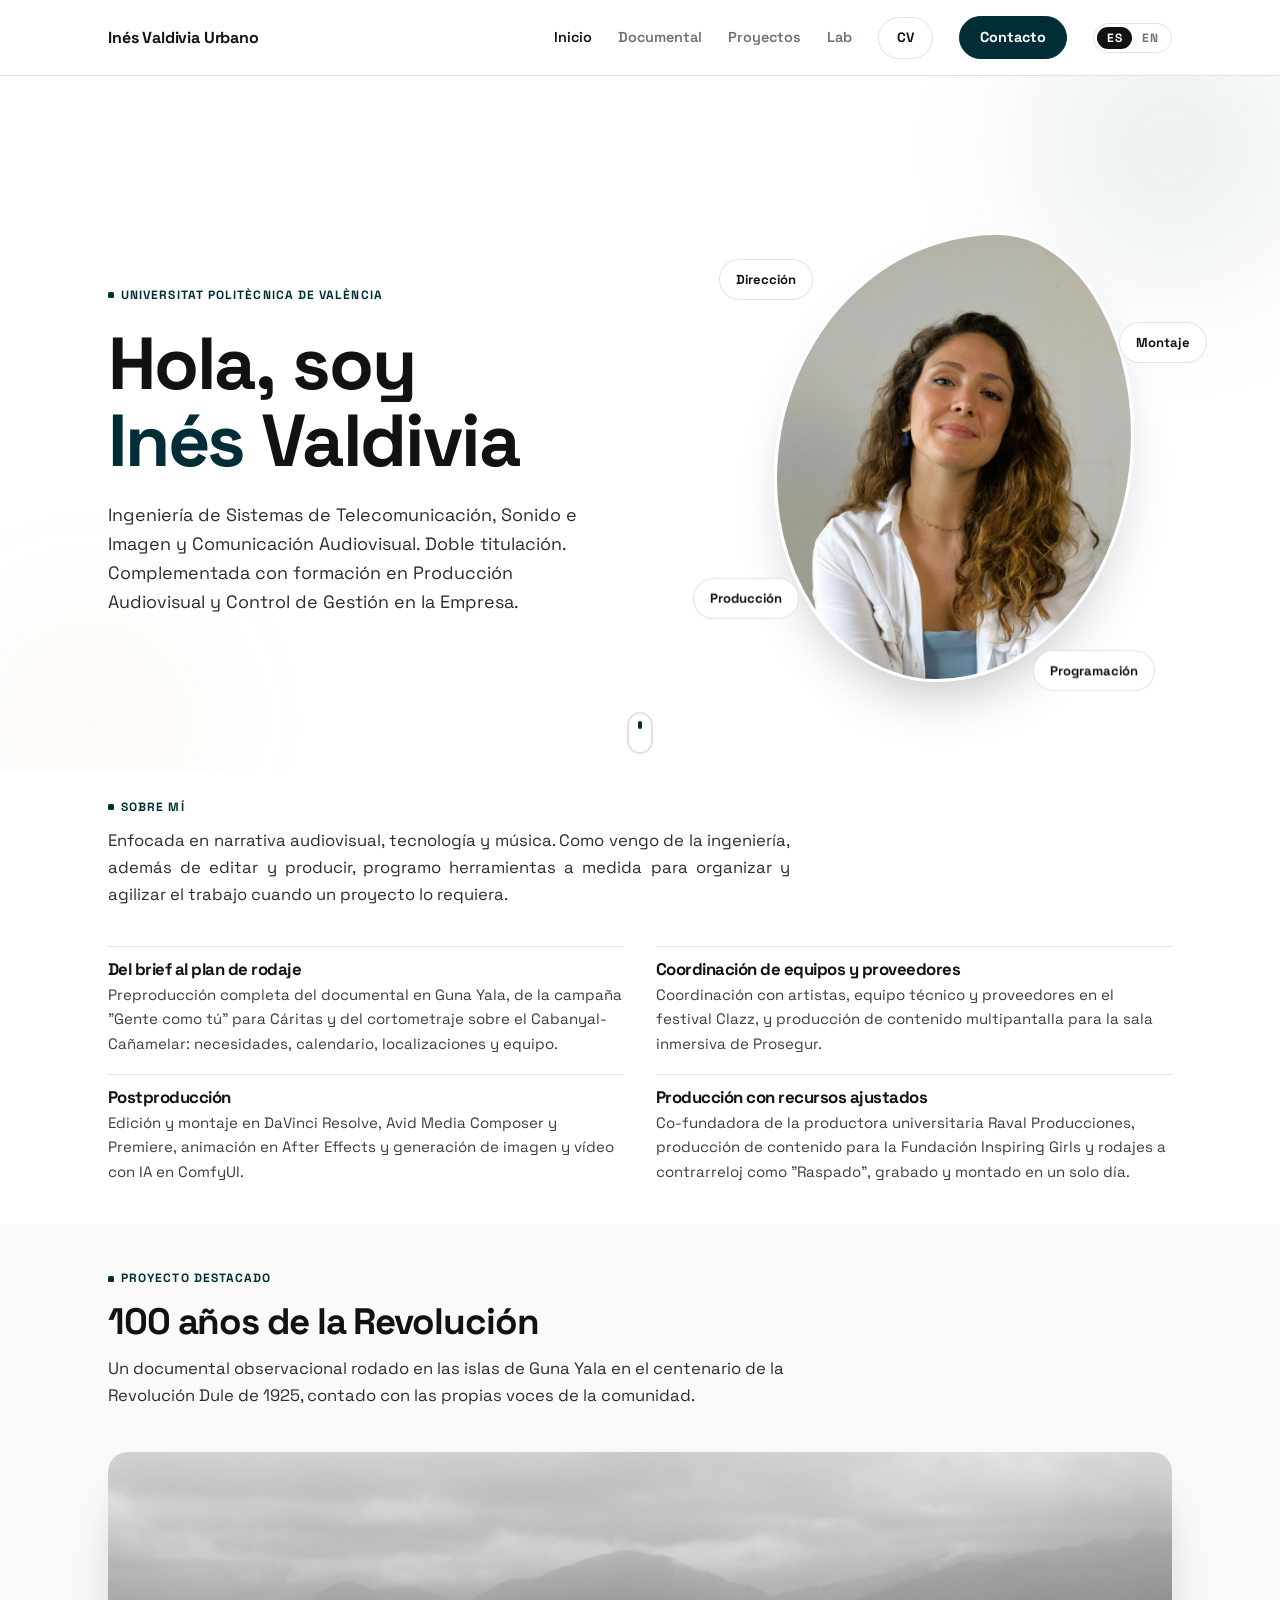
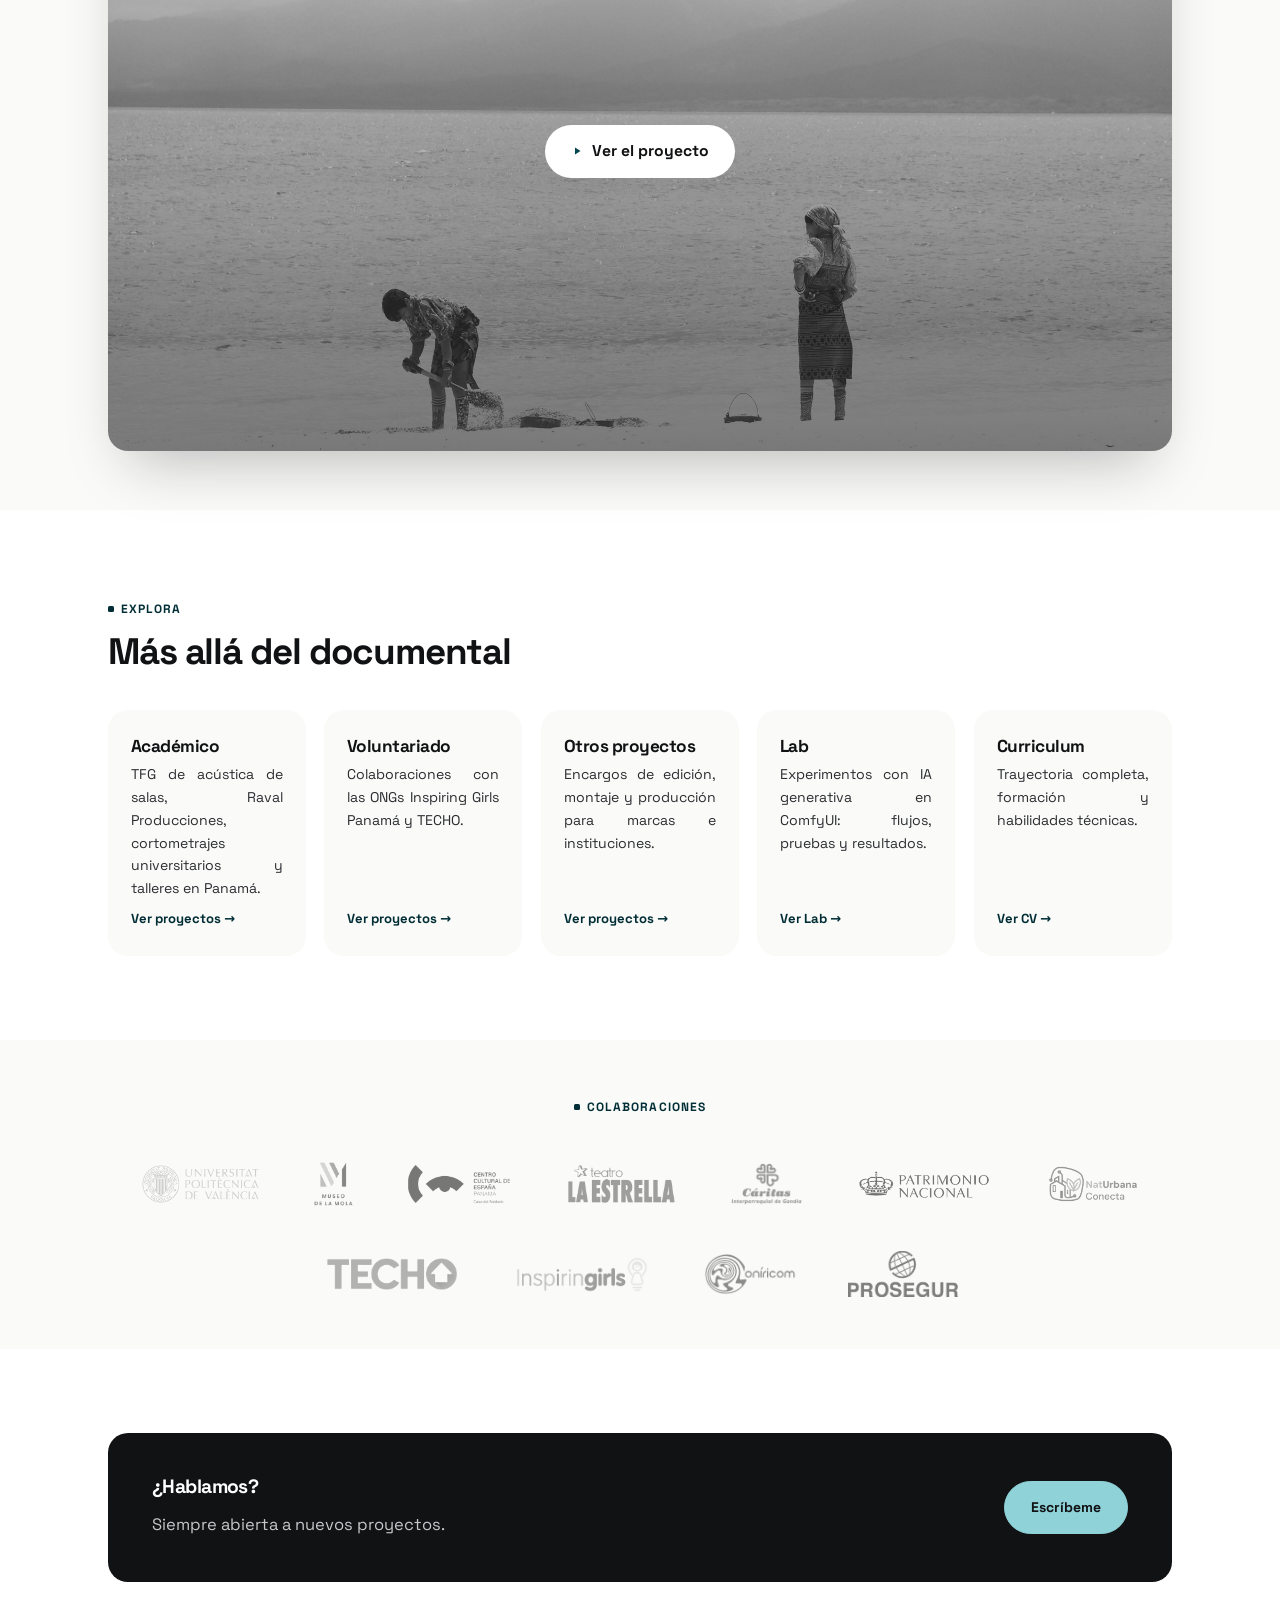
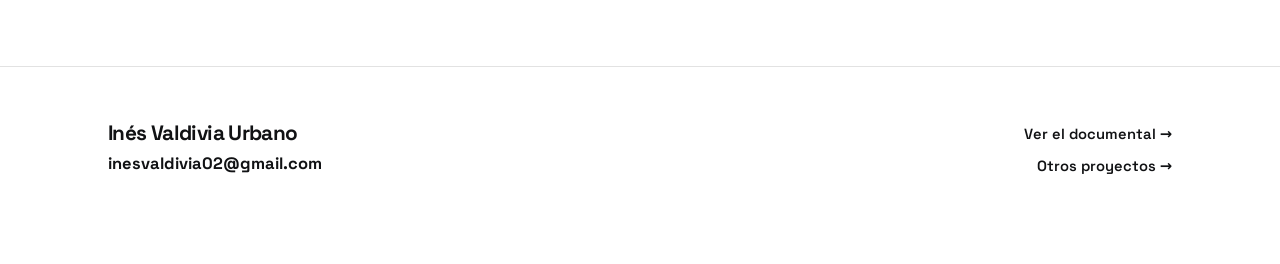
<file: index.html>
<!DOCTYPE html>
<html lang="es">
<head>
<meta charset="UTF-8">
<meta name="viewport" content="width=device-width, initial-scale=1.0">
<title>Inés Valdivia - Producción y montaje audiovisual</title>
<meta name="description" content="Inés Valdivia - comunicación audiovisual, dirección, montaje y producción de documentales y contenido con enfoque social.">
<link rel="stylesheet" href="assets/style.css">
</head>
<body class="home">

<div class="cursor-dot" aria-hidden="true"></div>
<div class="cursor-ring" aria-hidden="true"></div>
<div class="scroll-progress" aria-hidden="true"></div>

<nav class="site-nav">
  <div class="wrap">
    <a class="brand" href="index.html">Inés Valdivia Urbano</a>
    <div class="nav-links">
      <a href="index.html" class="current">Inicio</a>
      <a href="documental.html">Documental</a>
      <a href="proyectos.html">Proyectos</a>
      <a href="lab.html">Lab</a>
      <a class="nav-cv" href="cv.html">CV</a>
      <a class="cta" href="mailto:inesvaldivia02@gmail.com">Contacto</a>
      <span class="lang-switch" aria-label="Idioma"><a class="active" href="index.html" hreflang="es" aria-current="true">ES</a><a href="en/index.html" hreflang="en" lang="en">EN</a></span>
    </div>
  </div>
</nav>

<header class="hero-personal">
  <div class="blob blob-a" aria-hidden="true"></div>
  <div class="blob blob-b" aria-hidden="true"></div>
  <div class="wrap hero-personal-grid">
    <div class="hero-copy">
      <span class="eyebrow">Universitat Politècnica de València</span>
      <h1 class="kinetic">
        <span class="kinetic-line"><span class="kinetic-word">Hola,</span> <span class="kinetic-word">soy</span></span>
        <span class="kinetic-line"><span class="kinetic-word accent-word">Inés</span> <span class="kinetic-word">Valdivia</span></span>
      </h1>
      <p class="hero-personal-lede">Ingeniería de Sistemas de Telecomunicación, Sonido e Imagen y Comunicación Audiovisual. Doble titulación.<br>Complementada con formación en Producción Audiovisual y Control de Gestión en la Empresa.</p>
    </div>

    <div class="hero-photo-wrap">
      <div class="hero-photo-blob">
        <img src="assets/ines-portrait.jpg" alt="Retrato de Inés Valdivia">
      </div>
      <span class="floating-tag tag-1 magnetic">Dirección</span>
      <span class="floating-tag tag-2 magnetic">Montaje</span>
      <span class="floating-tag tag-3 magnetic">Producción</span>
      <span class="floating-tag tag-4 magnetic">Programación</span>
    </div>
  </div>
  <a href="#sobre-mi" class="scroll-cue" aria-label="Bajar a la siguiente sección">
    <span></span>
  </a>
</header>


<section id="sobre-mi">
  <div class="wrap">
    <div class="section-head">
      <h2 class="kicker">Sobre mí</h2>
      <p class="prose-lead">Enfocada en narrativa audiovisual, tecnología y música. Como vengo de la ingeniería, además de editar y producir, programo herramientas a medida para organizar y agilizar el trabajo cuando un proyecto lo requiera.</p>
    </div>
    <ul class="fit-list">
      <li>
        <h3>Del brief al plan de rodaje</h3>
        <p>Preproducción completa del documental en Guna Yala, de la campaña "Gente como tú" para Cáritas y del cortometraje sobre el Cabanyal-Cañamelar: necesidades, calendario, localizaciones y equipo.</p>
      </li>
      <li>
        <h3>Coordinación de equipos y proveedores</h3>
        <p>Coordinación con artistas, equipo técnico y proveedores en el festival Clazz, y producción de contenido multipantalla para la sala inmersiva de Prosegur.</p>
      </li>
      <li>
        <h3>Postproducción</h3>
        <p>Edición y montaje en DaVinci Resolve, Avid Media Composer y Premiere, animación en After Effects y generación de imagen y vídeo con IA en ComfyUI.</p>
      </li>
      <li>
        <h3>Producción con recursos ajustados</h3>
        <p>Co-fundadora de la productora universitaria Raval Producciones, producción de contenido para la Fundación Inspiring Girls y rodajes a contrarreloj como "Raspado", grabado y montado en un solo día.</p>
      </li>
    </ul>
  </div>
</section>

<section class="alt" id="destacado">
  <div class="wrap">
    <div class="section-head">
      <span class="kicker">Proyecto destacado</span>
      <h2>100 años de la Revolución</h2>
      <p class="prose-lead">Un documental observacional rodado en las islas de Guna Yala en el centenario de la Revolución Dule de 1925, contado con las propias voces de la comunidad.</p>
    </div>
    <div class="feature-project">
      <a class="video-link hero-link magnetic" href="documental.html" style="background-image:url('assets/guna-hero.jpg');">
        <span class="play-overlay">
          <span class="play-chip"><svg viewBox="0 0 24 24"><path fill="currentColor" d="M8 5v14l11-7z"/></svg> Ver el proyecto</span>
        </span>
      </a>
    </div>
  </div>
</section>

<section id="explora">
  <div class="wrap">
    <div class="section-head">
      <span class="kicker">Explora</span>
      <h2>Más allá del documental</h2>
    </div>
    <div class="mini-grid">
      <a class="mini-card magnetic" href="proyectos.html#academico">
        <h3>Académico</h3>
        <p>TFG de acústica de salas, Raval Producciones, cortometrajes universitarios y talleres en Panamá.</p>
        <span class="mini-arrow">Ver proyectos →</span>
      </a>
      <a class="mini-card magnetic" href="proyectos.html#voluntariado">
        <h3>Voluntariado</h3>
        <p>Colaboraciones con las ONGs Inspiring Girls Panamá y TECHO.</p>
        <span class="mini-arrow">Ver proyectos →</span>
      </a>
      <a class="mini-card magnetic" href="proyectos.html#freelance">
        <h3>Otros proyectos</h3>
        <p>Encargos de edición, montaje y producción para marcas e instituciones.</p>
        <span class="mini-arrow">Ver proyectos →</span>
      </a>
      <a class="mini-card magnetic" href="lab.html">
        <h3>Lab</h3>
        <p>Experimentos con IA generativa en ComfyUI: flujos, pruebas y resultados.</p>
        <span class="mini-arrow">Ver Lab →</span>
      </a>
      <a class="mini-card magnetic" href="cv.html">
        <h3>Curriculum</h3>
        <p>Trayectoria completa, formación y habilidades técnicas.</p>
        <span class="mini-arrow">Ver CV →</span>
      </a>
    </div>
  </div>
</section>

<section class="tight logo-strip alt">
  <div class="wrap">
    <div class="section-head">
      <h2 class="kicker">Colaboraciones</h2>
    </div>
    <div class="logo-grid">
      <img src="assets/logos/upv.png" alt="Universitat Politècnica de València">
      <img src="assets/logos/museo-de-la-mola.png" alt="Museo de la Mola">
      <img src="assets/logos/centro-cultural-espana-panama.png" alt="Centro Cultural de España en Panamá">
      <img src="assets/logos/teatro-la-estrella.png" alt="Teatro La Estrella, Panamá">
      <img src="assets/logos/caritas-gandia.png" alt="Cáritas Interparroquial de Gandía">
      <img src="assets/logos/patrimonio-nacional.png" alt="Patrimonio Nacional">
      <img src="assets/logos/naturbana-conecta.png" alt="NatUrbana Conecta">
      <img src="assets/logos/techo.png" alt="TECHO">
      <img src="assets/logos/inspiring-girls.png" alt="Inspiring Girls">
      <img src="assets/logos/oniricom.png" alt="Oníricom">
      <img src="assets/logos/prosegur.webp" alt="Prosegur">
    </div>
  </div>
</section>

<section>
  <div class="wrap">
    <div class="access-panel">
      <div>
        <h3>¿Hablamos?</h3>
        <p>Siempre abierta a nuevos proyectos.</p>
      </div>
      <a class="btn magnetic" href="mailto:inesvaldivia02@gmail.com">Escríbeme</a>
    </div>
  </div>
</section>

<footer>
  <div class="wrap">
    <div class="contact">
      <h3>Inés Valdivia Urbano</h3>
      <p><a href="mailto:inesvaldivia02@gmail.com">inesvaldivia02@gmail.com</a></p>
    </div>
    <div class="foot-links">
      <a href="documental.html">Ver el documental →</a>
      <a href="proyectos.html">Otros proyectos →</a>
    </div>
  </div>
</footer>

<script src="assets/script.js"></script>
</body>
</html>
</file>
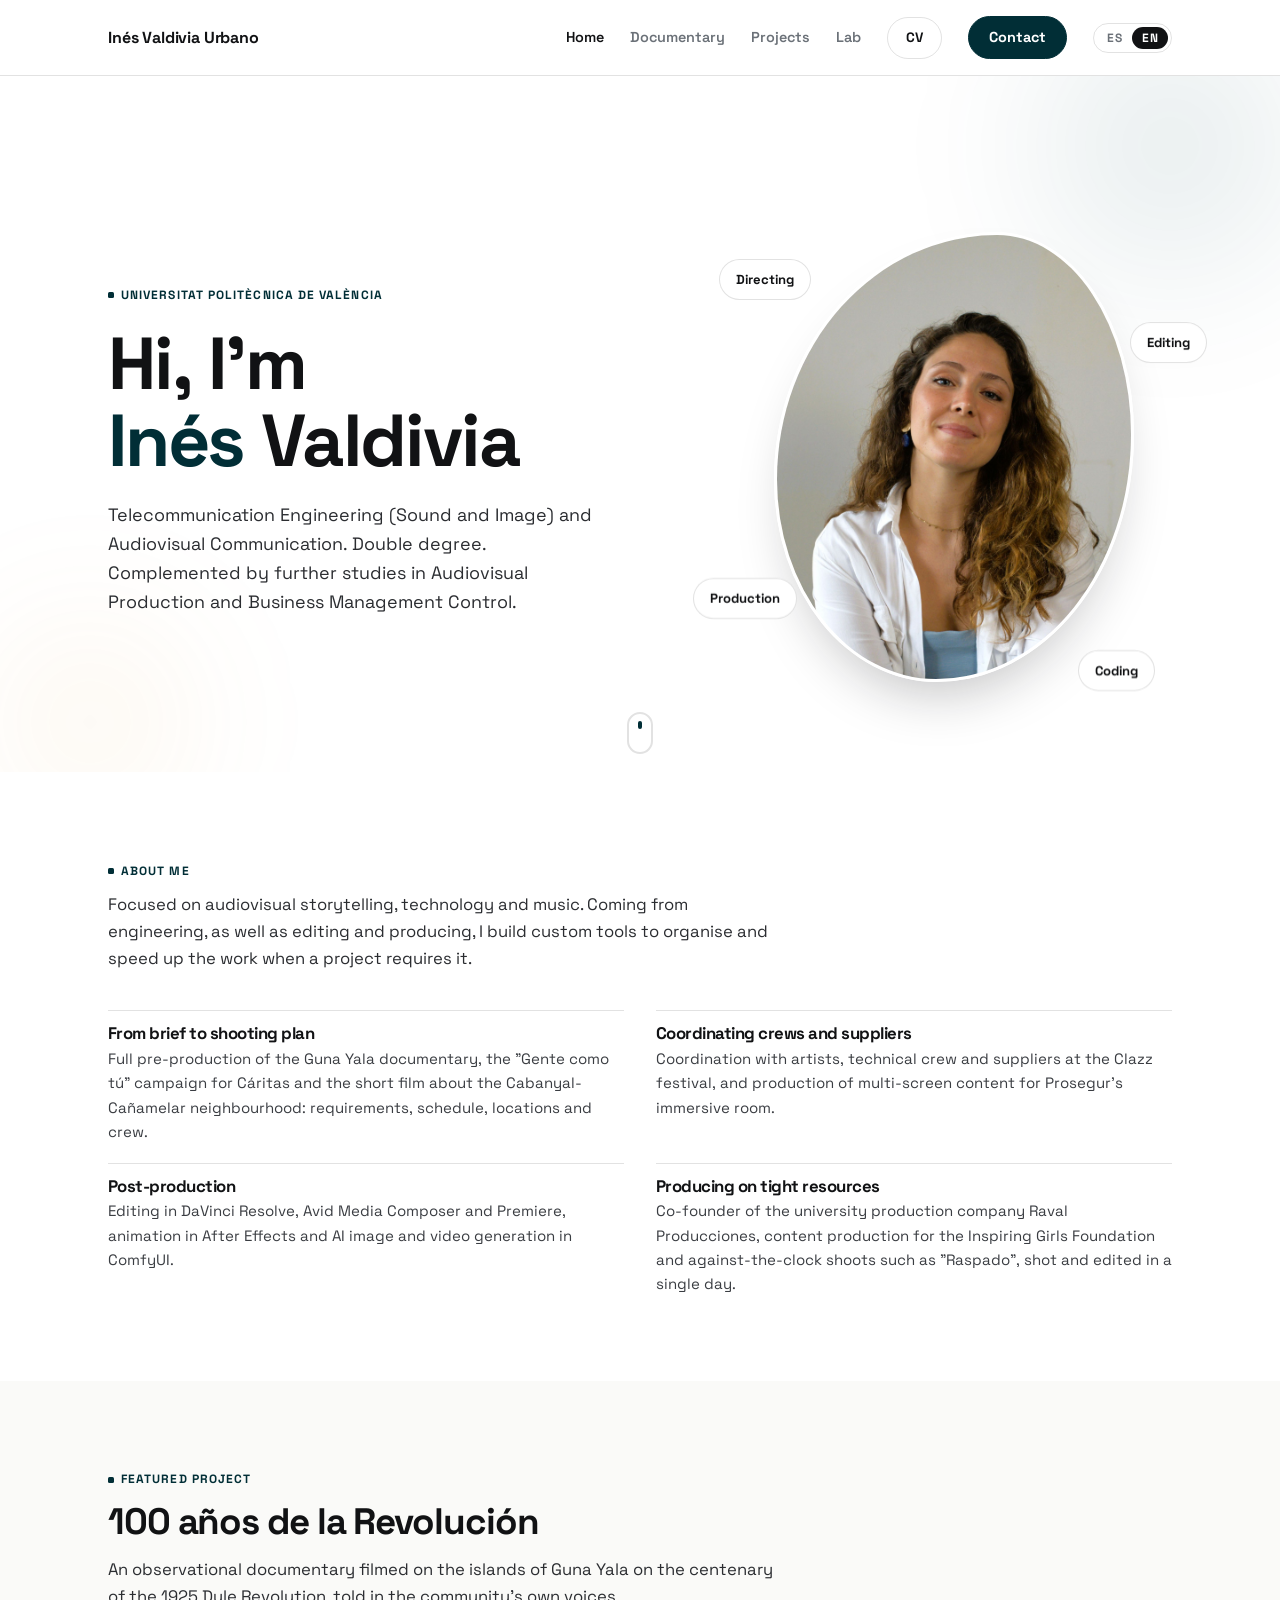
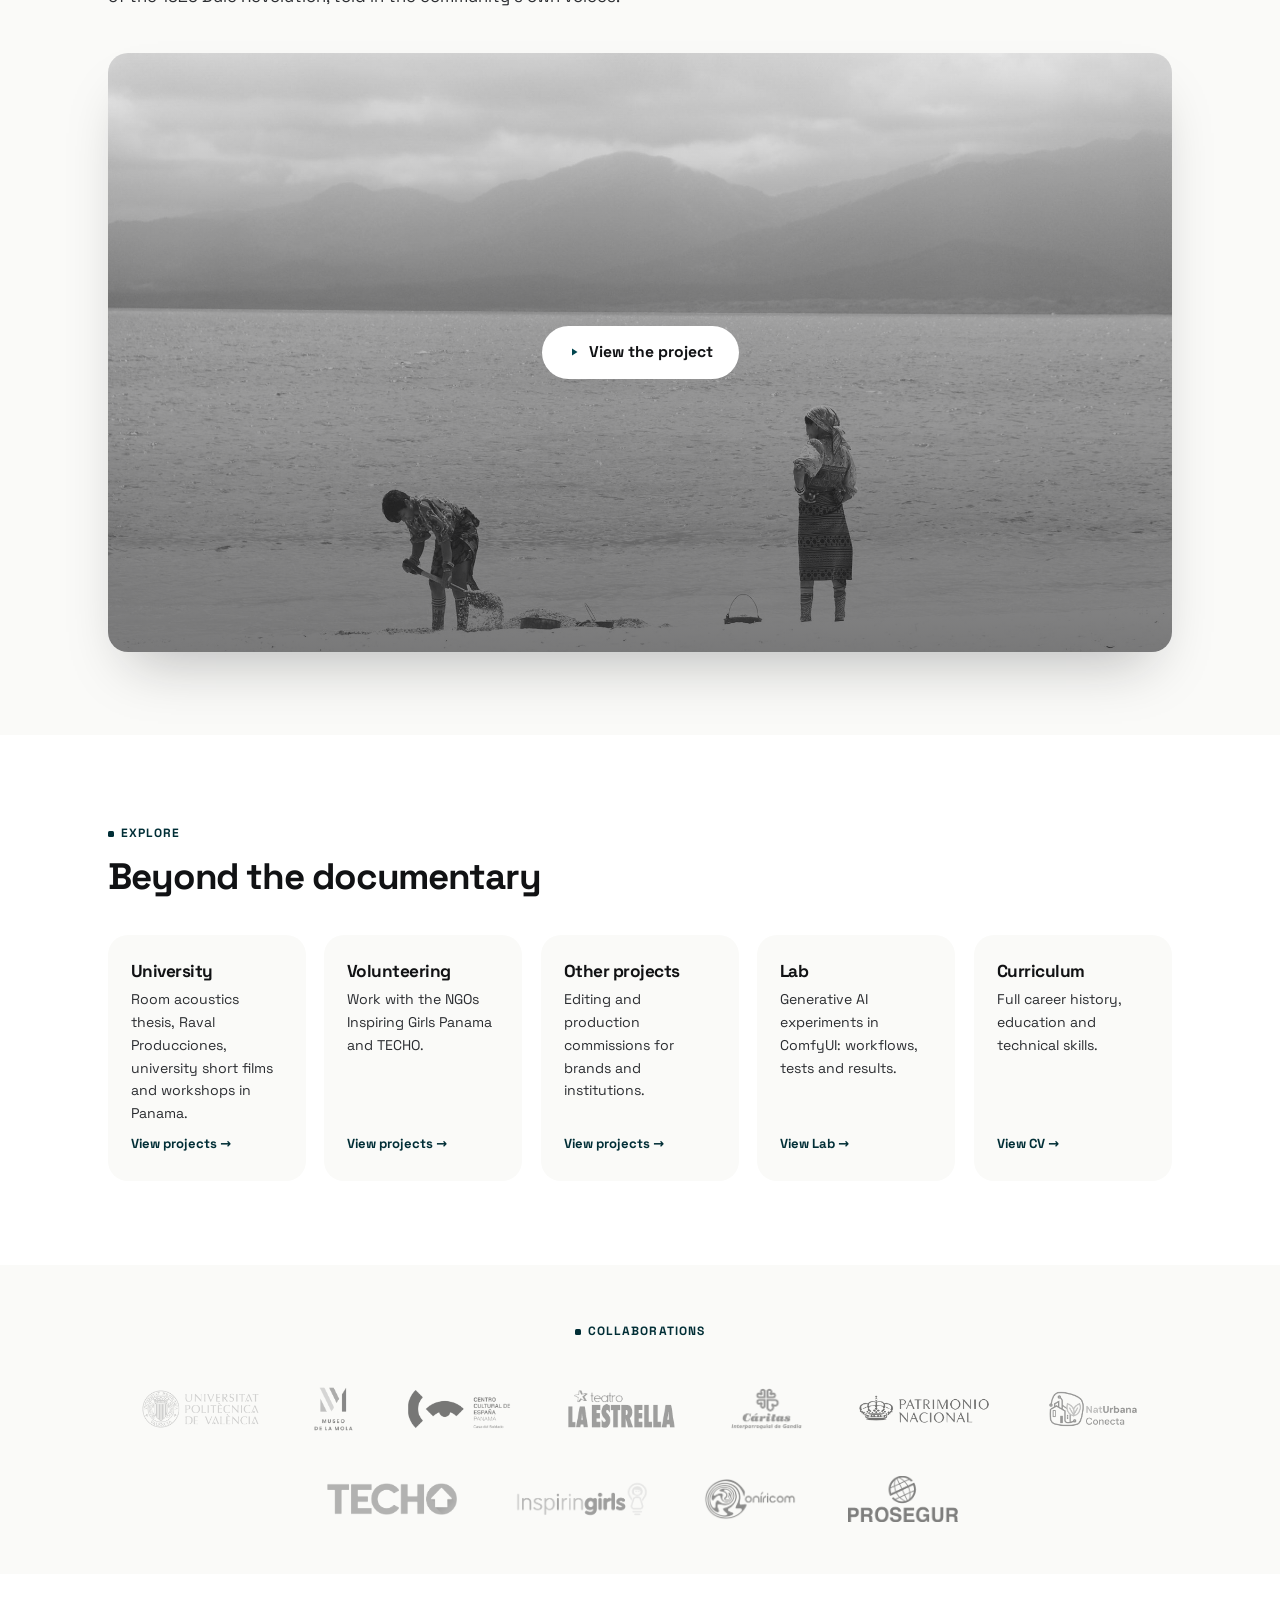
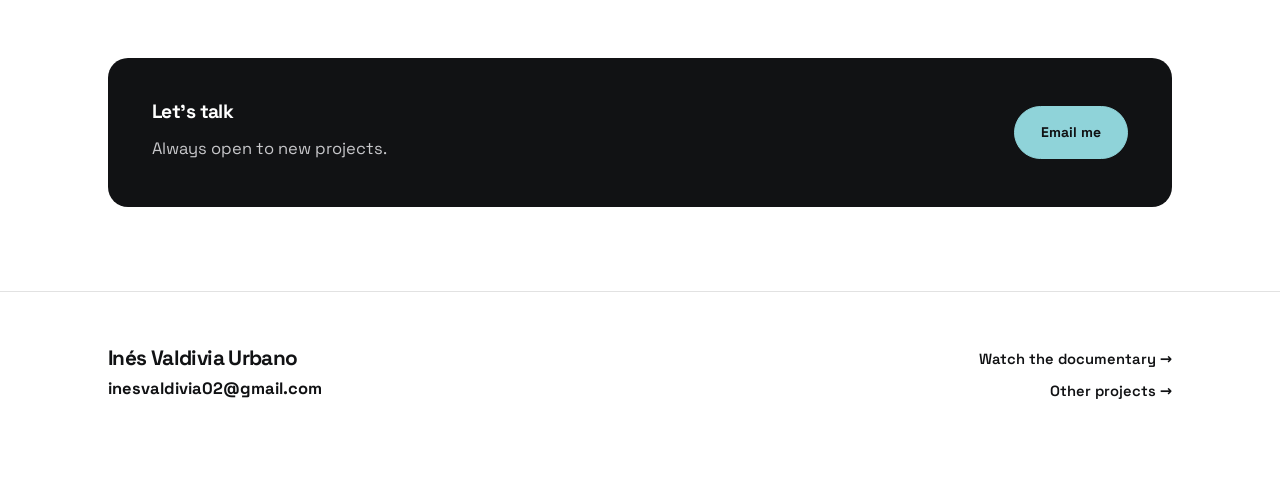
<file: en/index.html>
<!DOCTYPE html>
<html lang="en">
<head>
<meta charset="UTF-8">
<meta name="viewport" content="width=device-width, initial-scale=1.0">
<title>Inés Valdivia - Audiovisual production and editing</title>
<meta name="description" content="Inés Valdivia - audiovisual communication, directing, editing and production of documentaries and socially focused content.">
<link rel="stylesheet" href="../assets/style.css">
</head>
<body class="home">

<div class="cursor-dot" aria-hidden="true"></div>
<div class="cursor-ring" aria-hidden="true"></div>
<div class="scroll-progress" aria-hidden="true"></div>

<nav class="site-nav">
  <div class="wrap">
    <a class="brand" href="index.html">Inés Valdivia Urbano</a>
    <div class="nav-links">
      <a href="index.html" class="current">Home</a>
      <a href="documental.html">Documentary</a>
      <a href="proyectos.html">Projects</a>
      <a href="lab.html">Lab</a>
      <a class="nav-cv" href="../cv-en.html">CV</a>
      <a class="cta" href="mailto:inesvaldivia02@gmail.com">Contact</a>
      <span class="lang-switch" aria-label="Language"><a href="../index.html" hreflang="es" lang="es">ES</a><a class="active" href="index.html" hreflang="en" aria-current="true">EN</a></span>
    </div>
  </div>
</nav>

<header class="hero-personal">
  <div class="blob blob-a" aria-hidden="true"></div>
  <div class="blob blob-b" aria-hidden="true"></div>
  <div class="wrap hero-personal-grid">
    <div class="hero-copy">
      <span class="eyebrow">Universitat Politècnica de València</span>
      <h1 class="kinetic">
        <span class="kinetic-line"><span class="kinetic-word">Hi,</span> <span class="kinetic-word">I'm</span></span>
        <span class="kinetic-line"><span class="kinetic-word accent-word">Inés</span> <span class="kinetic-word">Valdivia</span></span>
      </h1>
      <p class="hero-personal-lede">Telecommunication Engineering (Sound and Image) and Audiovisual Communication. Double degree.<br>Complemented by further studies in Audiovisual Production and Business Management Control.</p>
    </div>

    <div class="hero-photo-wrap">
      <div class="hero-photo-blob">
        <img src="../assets/ines-portrait.jpg" alt="Portrait of Inés Valdivia">
      </div>
      <span class="floating-tag tag-1 magnetic">Directing</span>
      <span class="floating-tag tag-2 magnetic">Editing</span>
      <span class="floating-tag tag-3 magnetic">Production</span>
      <span class="floating-tag tag-4 magnetic">Coding</span>
    </div>
  </div>
  <a href="#about" class="scroll-cue" aria-label="Scroll to the next section">
    <span></span>
  </a>
</header>


<section id="about">
  <div class="wrap">
    <div class="section-head">
      <h2 class="kicker">About me</h2>
      <p class="prose-lead">Focused on audiovisual storytelling, technology and music. Coming from engineering, as well as editing and producing, I build custom tools to organise and speed up the work when a project requires it.</p>
    </div>
    <ul class="fit-list">
      <li>
        <h3>From brief to shooting plan</h3>
        <p>Full pre-production of the Guna Yala documentary, the "Gente como tú" campaign for Cáritas and the short film about the Cabanyal-Cañamelar neighbourhood: requirements, schedule, locations and crew.</p>
      </li>
      <li>
        <h3>Coordinating crews and suppliers</h3>
        <p>Coordination with artists, technical crew and suppliers at the Clazz festival, and production of multi-screen content for Prosegur's immersive room.</p>
      </li>
      <li>
        <h3>Post-production</h3>
        <p>Editing in DaVinci Resolve, Avid Media Composer and Premiere, animation in After Effects and AI image and video generation in ComfyUI.</p>
      </li>
      <li>
        <h3>Producing on tight resources</h3>
        <p>Co-founder of the university production company Raval Producciones, content production for the Inspiring Girls Foundation and against-the-clock shoots such as "Raspado", shot and edited in a single day.</p>
      </li>
    </ul>
  </div>
</section>

<section class="alt" id="featured">
  <div class="wrap">
    <div class="section-head">
      <span class="kicker">Featured project</span>
      <h2>100 años de la Revolución</h2>
      <p class="prose-lead">An observational documentary filmed on the islands of Guna Yala on the centenary of the 1925 Dule Revolution, told in the community's own voices.</p>
    </div>
    <div class="feature-project">
      <a class="video-link hero-link magnetic" href="documental.html" style="background-image:url('../assets/guna-hero.jpg');">
        <span class="play-overlay">
          <span class="play-chip"><svg viewBox="0 0 24 24"><path fill="currentColor" d="M8 5v14l11-7z"/></svg> View the project</span>
        </span>
      </a>
    </div>
  </div>
</section>

<section id="explore">
  <div class="wrap">
    <div class="section-head">
      <span class="kicker">Explore</span>
      <h2>Beyond the documentary</h2>
    </div>
    <div class="mini-grid">
      <a class="mini-card magnetic" href="proyectos.html#university">
        <h3>University</h3>
        <p>Room acoustics thesis, Raval Producciones, university short films and workshops in Panama.</p>
        <span class="mini-arrow">View projects →</span>
      </a>
      <a class="mini-card magnetic" href="proyectos.html#volunteering">
        <h3>Volunteering</h3>
        <p>Work with the NGOs Inspiring Girls Panama and TECHO.</p>
        <span class="mini-arrow">View projects →</span>
      </a>
      <a class="mini-card magnetic" href="proyectos.html#freelance">
        <h3>Other projects</h3>
        <p>Editing and production commissions for brands and institutions.</p>
        <span class="mini-arrow">View projects →</span>
      </a>
      <a class="mini-card magnetic" href="lab.html">
        <h3>Lab</h3>
        <p>Generative AI experiments in ComfyUI: workflows, tests and results.</p>
        <span class="mini-arrow">View Lab →</span>
      </a>
      <a class="mini-card magnetic" href="../cv-en.html">
        <h3>Curriculum</h3>
        <p>Full career history, education and technical skills.</p>
        <span class="mini-arrow">View CV →</span>
      </a>
    </div>
  </div>
</section>

<section class="tight logo-strip alt">
  <div class="wrap">
    <div class="section-head">
      <h2 class="kicker">Collaborations</h2>
    </div>
    <div class="logo-grid">
      <img src="../assets/logos/upv.png" alt="Universitat Politècnica de València">
      <img src="../assets/logos/museo-de-la-mola.png" alt="Museo de la Mola">
      <img src="../assets/logos/centro-cultural-espana-panama.png" alt="Centro Cultural de España en Panamá">
      <img src="../assets/logos/teatro-la-estrella.png" alt="Teatro La Estrella, Panamá">
      <img src="../assets/logos/caritas-gandia.png" alt="Cáritas Interparroquial de Gandía">
      <img src="../assets/logos/patrimonio-nacional.png" alt="Patrimonio Nacional">
      <img src="../assets/logos/naturbana-conecta.png" alt="NatUrbana Conecta">
      <img src="../assets/logos/techo.png" alt="TECHO">
      <img src="../assets/logos/inspiring-girls.png" alt="Inspiring Girls">
      <img src="../assets/logos/oniricom.png" alt="Oníricom">
      <img src="../assets/logos/prosegur.webp" alt="Prosegur">
    </div>
  </div>
</section>

<section>
  <div class="wrap">
    <div class="access-panel">
      <div>
        <h3>Let's talk</h3>
        <p>Always open to new projects.</p>
      </div>
      <a class="btn magnetic" href="mailto:inesvaldivia02@gmail.com">Email me</a>
    </div>
  </div>
</section>

<footer>
  <div class="wrap">
    <div class="contact">
      <h3>Inés Valdivia Urbano</h3>
      <p><a href="mailto:inesvaldivia02@gmail.com">inesvaldivia02@gmail.com</a></p>
    </div>
    <div class="foot-links">
      <a href="documental.html">Watch the documentary →</a>
      <a href="proyectos.html">Other projects →</a>
    </div>
  </div>
</footer>

<script src="../assets/script.js"></script>
</body>
</html>
</file>
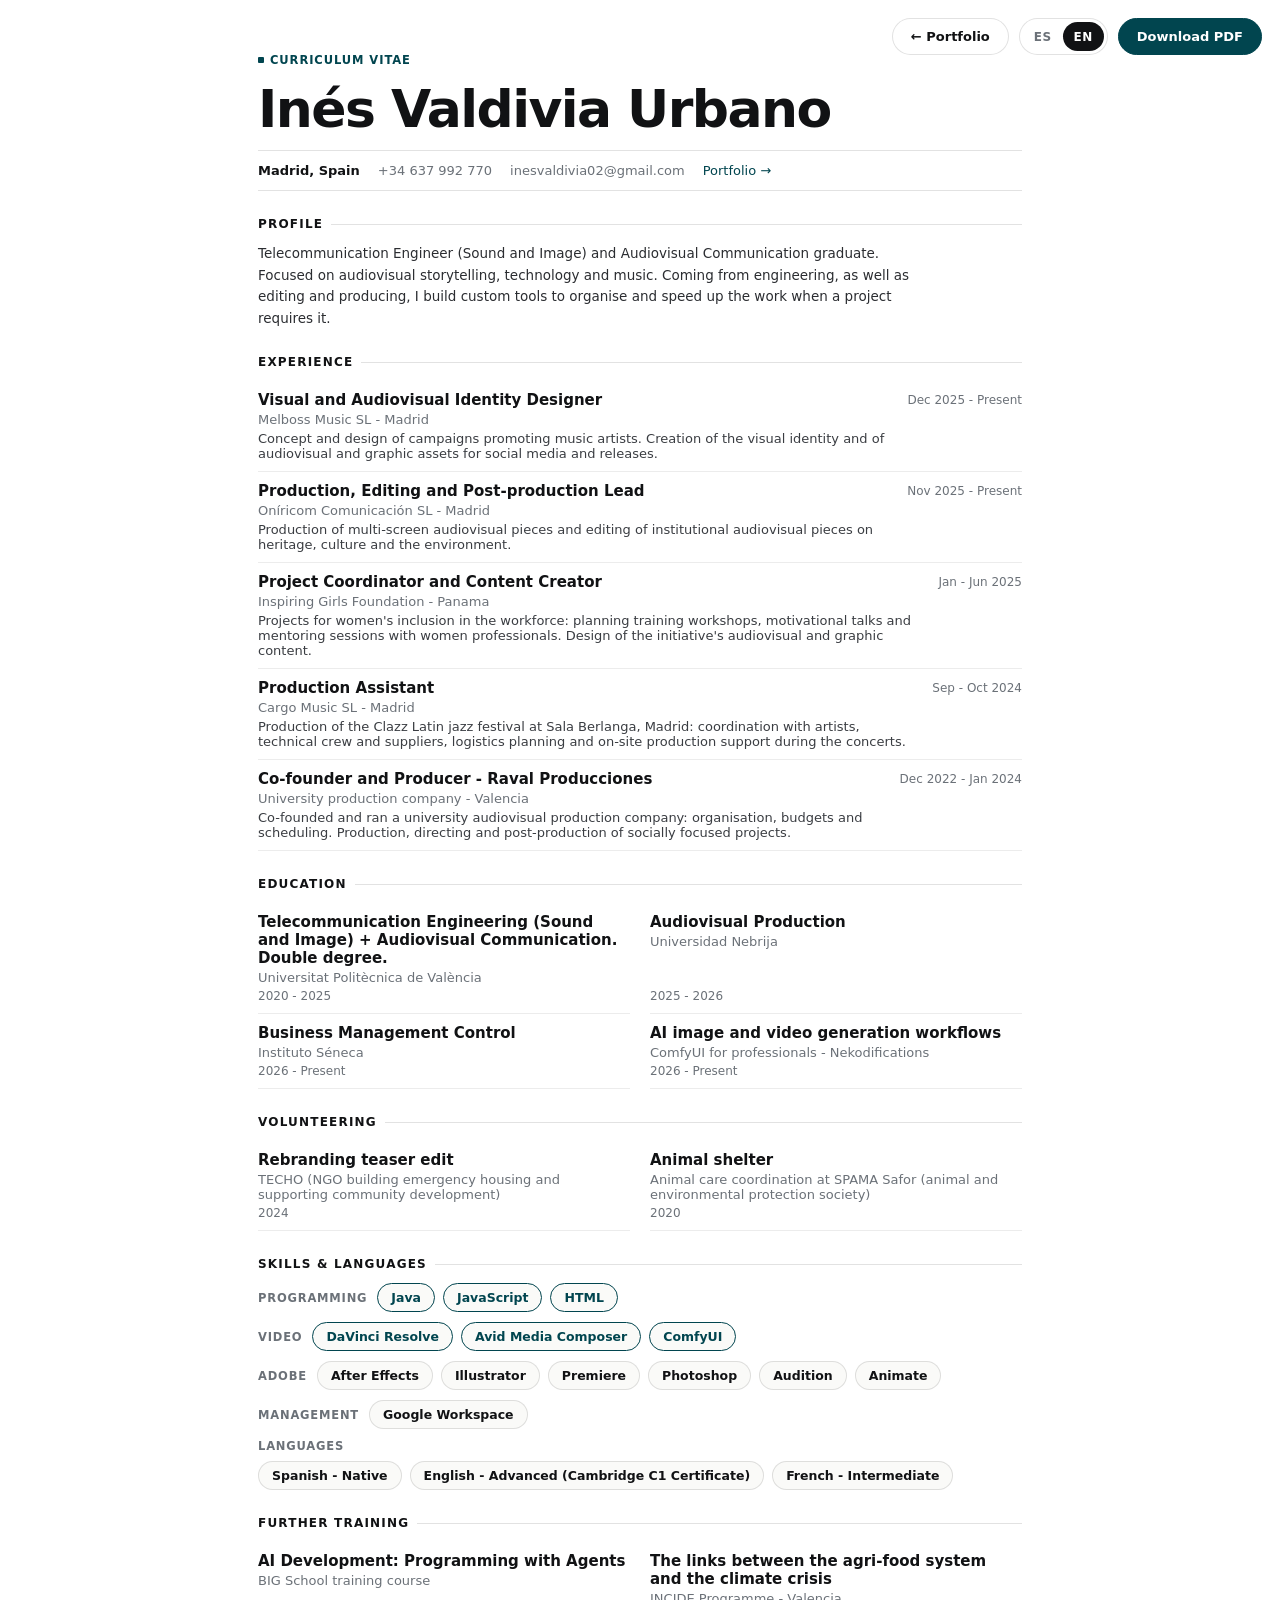
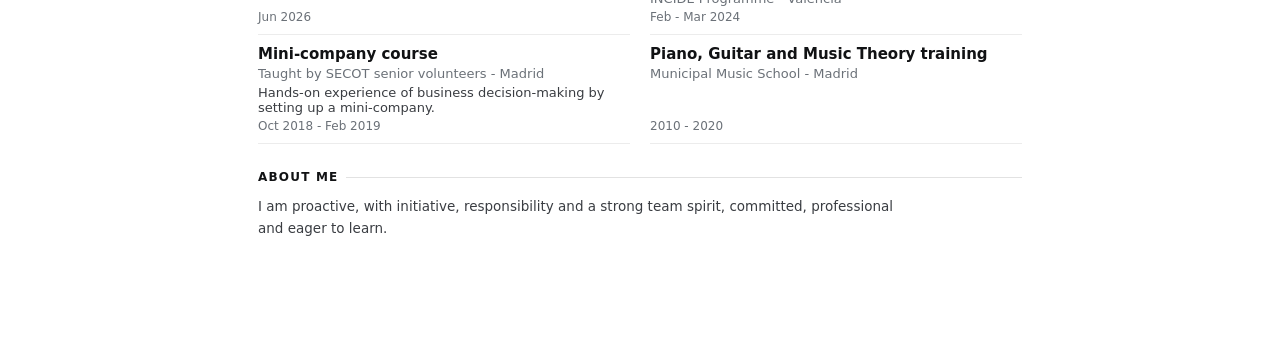
<file: cv-en.html>
<!DOCTYPE html>
<html lang="en">
<head>
<meta charset="UTF-8">
<meta name="viewport" content="width=device-width, initial-scale=1.0">
<title>Inés Valdivia - CV</title>
<meta name="description" content="Curriculum vitae of Inés Valdivia Urbano - audiovisual production, editing, documentary and content.">
<style>
  :root{
    --bg:#ffffff;
    --paper:#fafaf8;
    --ink:#111214;
    --ink-soft:#6b7178;
    --accent:#01454f;
    --line:rgba(17,18,20,0.12);
    --line-soft:rgba(17,18,20,0.08);
  }
  *{ box-sizing:border-box; }
  html{ -webkit-print-color-adjust:exact; print-color-adjust:exact; }
  a{ color:var(--accent); text-decoration:none; }
  a:hover{ text-decoration:underline; }
  body{
    margin:0;
    background:var(--bg);
    color:var(--ink);
    font-family:"Instrument Sans", system-ui, sans-serif;
    -webkit-font-smoothing:antialiased;
  }
  .page{
    max-width:820px;
    margin:0 auto;
    padding:48px 28px 90px;
  }

  .top-actions{
    position:fixed; top:18px; right:18px; z-index:20;
    display:flex; gap:10px;
  }
  .top-actions a, .top-actions button{
    font-family:inherit; font-size:13px; font-weight:600;
    border-radius:999px; padding:10px 18px; cursor:pointer;
    border:1px solid var(--line); background:#fff; color:var(--ink);
    text-decoration:none; display:inline-flex; align-items:center; gap:6px;
  }
  .top-actions .primary{ background:var(--accent); color:#fff; border-color:var(--accent); }
  .top-actions .lang-switch{ display:inline-flex; border:1px solid var(--line); border-radius:999px; padding:3px; background:#fff; }
  .top-actions .lang-switch a{ border:0; padding:7px 11px; font-size:12px; font-weight:700; letter-spacing:0.04em; color:var(--ink-soft); background:none; }
  .top-actions .lang-switch a.active{ background:var(--ink); color:#fff; }

  .eyebrow{
    display:inline-flex; align-items:center; gap:6px;
    font-size:11.5px; font-weight:700; letter-spacing:0.08em; text-transform:uppercase;
    color:var(--accent); margin:0 0 16px;
  }
  .eyebrow::before{ content:""; width:6px; height:6px; background:var(--accent); border-radius:1px; display:inline-block; }

  h1{
    font-size:clamp(34px, 6vw, 52px);
    font-weight:700; line-height:1.02; letter-spacing:-0.03em;
    margin:0 0 14px;
  }
  h1 .soft{ color:var(--ink-soft); font-weight:500; }

  .role-line{
    font-size:15px; color:var(--ink-soft); font-weight:500; margin:0 0 26px;
    max-width:560px; line-height:1.5;
  }

  .contact-bar{
    display:flex; flex-wrap:wrap; gap:18px;
    border-top:1px solid var(--line); border-bottom:1px solid var(--line);
    padding:12px 0; margin-bottom:26px;
    font-size:13px; color:var(--ink-soft);
  }
  .contact-bar b{ color:var(--ink); font-weight:600; }

  section{ margin-bottom:26px; }
  h2{
    font-size:12px; font-weight:700; letter-spacing:0.1em; text-transform:uppercase;
    color:var(--ink); margin:0 0 12px;
    display:flex; align-items:center; gap:8px;
  }
  h2::after{ content:""; flex:1; height:1px; background:var(--line); }

  .lead{
    font-size:13.5px; line-height:1.6; color:#2b2d31; max-width:680px; margin:0 0 8px;
  }
  .lead:last-child{ margin-bottom:0; }

  .entry{
    display:flex; justify-content:space-between; gap:20px;
    padding:10px 0; border-bottom:1px solid var(--line-soft);
  }
  .entry:first-child{ padding-top:0; }
  .entry .what{ min-width:0; }
  .entry .role{ font-size:15px; font-weight:700; margin:0 0 3px; }
  .entry .org{ font-size:13px; color:var(--ink-soft); margin:0; }
  .entry .desc{ font-size:13px; color:#3a3d42; margin:4px 0 0; }
  .entry .when{
    font-size:12px; color:var(--ink-soft); white-space:nowrap; text-align:right;
    padding-top:2px; flex-shrink:0;
  }

  .entry-grid{ display:grid; grid-template-columns:1fr 1fr; gap:0 20px; }
  .entry-grid .entry{ flex-direction:column; gap:4px; padding-top:10px; }
  .entry-grid .entry:first-child{ padding-top:10px; }
  .entry-grid .entry .when{ text-align:left; padding-top:0; }
  ul.bullets{ margin:6px 0 0; padding-left:16px; }
  ul.bullets li{ font-size:13.5px; line-height:1.55; color:#3a3d42; margin-bottom:3px; }

  .two-col{ display:grid; grid-template-columns:1fr 1fr; gap:0 40px; }

  .tags{ display:flex; flex-wrap:wrap; gap:8px; }
  .tag{
    font-size:12.5px; font-weight:600; color:var(--ink);
    border:1px solid var(--line); border-radius:999px; padding:6px 13px;
    background:var(--paper);
  }
  .tag.accent{ border-color:var(--accent); color:var(--accent); }

  .skill-group{ margin-bottom:16px; }
  .skill-group:last-child{ margin-bottom:0; }
  .skill-label{
    font-size:11.5px; font-weight:700; letter-spacing:0.07em; text-transform:uppercase;
    color:var(--ink-soft); margin:0 0 8px;
  }
  .skill-group.skill-inline{
    display:flex; align-items:center; flex-wrap:wrap; gap:8px 10px; margin-bottom:10px;
  }
  .skill-group.skill-inline .skill-label{ margin:0; flex-shrink:0; white-space:nowrap; }
  .skill-group.skill-inline .tags{ gap:8px; }
  .skill-text{ font-size:13.5px; line-height:1.6; color:#3a3d42; margin:0; max-width:640px; }

  footer.foot{
    border-top:1px solid var(--line); padding-top:16px; margin-top:10px;
    font-size:12px; color:var(--ink-soft);
  }

  @media (max-width:600px){
    .entry{ flex-direction:column; gap:2px; }
    .entry .when{ text-align:left; }
    .two-col{ grid-template-columns:1fr; gap:0; }
    .top-actions{ position:static; justify-content:flex-end; margin-bottom:20px; }
    .page{ padding-top:20px; }
  }

  @media print{
    .no-print{ display:none !important; }
    .page{ max-width:none; padding:0 6mm; }
    body{ font-size:12.5px; }
    a{ color:inherit; text-decoration:none; }
    .entry{ break-inside:avoid; page-break-inside:avoid; }
    h2{ break-after:avoid; page-break-after:avoid; }
    section{ margin-bottom:16px; }
    .entry{ padding:7px 0; }
  }
  @page{ margin:14mm 12mm; }
</style>
</head>
<body>

<div class="top-actions no-print">
  <a href="en/index.html">← Portfolio</a>
  <span class="lang-switch" aria-label="Language"><a href="cv.html" hreflang="es" lang="es">ES</a><a class="active" href="cv-en.html" hreflang="en" aria-current="true">EN</a></span>
  <a class="primary" href="assets/cv/ines-valdivia-cv-en.pdf" download="Inés Valdivia Urbano CV.pdf">Download PDF</a>
</div>

<div class="page">

  <div class="eyebrow">Curriculum Vitae</div>
  <h1>Inés Valdivia Urbano</h1>

  <div class="contact-bar">
    <div><b>Madrid, Spain</b></div>
    <div>+34 637 992 770</div>
    <div>inesvaldivia02@gmail.com</div>
    <div><a href="https://nesi15.github.io/portfolio-ines-valdivia/en/">Portfolio →</a></div>
  </div>

  <section>
    <h2>Profile</h2>
    <p class="lead">Telecommunication Engineer (Sound and Image) and Audiovisual Communication graduate. Focused on audiovisual storytelling, technology and music. Coming from engineering, as well as editing and producing, I build custom tools to organise and speed up the work when a project requires it.</p>
  </section>

  <section>
    <h2>Experience</h2>

    <div class="entry">
      <div class="what">
        <p class="role">Visual and Audiovisual Identity Designer</p>
        <p class="org">Melboss Music SL - Madrid</p>
        <p class="desc">Concept and design of campaigns promoting music artists. Creation of the visual identity and of audiovisual and graphic assets for social media and releases.</p>
      </div>
      <div class="when">Dec 2025 - Present</div>
    </div>

    <div class="entry">
      <div class="what">
        <p class="role">Production, Editing and Post-production Lead</p>
        <p class="org">Oníricom Comunicación SL - Madrid</p>
        <p class="desc">Production of multi-screen audiovisual pieces and editing of institutional audiovisual pieces on heritage, culture and the environment.</p>
      </div>
      <div class="when">Nov 2025 - Present</div>
    </div>

    <div class="entry">
      <div class="what">
        <p class="role">Project Coordinator and Content Creator</p>
        <p class="org">Inspiring Girls Foundation - Panama</p>
        <p class="desc">Projects for women's inclusion in the workforce: planning training workshops, motivational talks and mentoring sessions with women professionals. Design of the initiative's audiovisual and graphic content.</p>
      </div>
      <div class="when">Jan - Jun 2025</div>
    </div>

    <div class="entry">
      <div class="what">
        <p class="role">Production Assistant</p>
        <p class="org">Cargo Music SL - Madrid</p>
        <p class="desc">Production of the Clazz Latin jazz festival at Sala Berlanga, Madrid: coordination with artists, technical crew and suppliers, logistics planning and on-site production support during the concerts.</p>
      </div>
      <div class="when">Sep - Oct 2024</div>
    </div>

    <div class="entry">
      <div class="what">
        <p class="role">Co-founder and Producer - Raval Producciones</p>
        <p class="org">University production company - Valencia</p>
        <p class="desc">Co-founded and ran a university audiovisual production company: organisation, budgets and scheduling. Production, directing and post-production of socially focused projects.</p>
      </div>
      <div class="when">Dec 2022 - Jan 2024</div>
    </div>

  </section>

    <section>
      <h2>Education</h2>
      <div class="entry-grid">
        <div class="entry">
          <div class="what">
            <p class="role">Telecommunication Engineering (Sound and Image) + Audiovisual Communication. Double degree.</p>
            <p class="org">Universitat Politècnica de València</p>
          </div>
          <div class="when">2020 - 2025</div>
        </div>
        <div class="entry">
          <div class="what">
            <p class="role">Audiovisual Production</p>
            <p class="org">Universidad Nebrija</p>
          </div>
          <div class="when">2025 - 2026</div>
        </div>
        <div class="entry">
          <div class="what">
            <p class="role">Business Management Control</p>
            <p class="org">Instituto Séneca</p>
          </div>
          <div class="when">2026 - Present</div>
        </div>
        <div class="entry">
          <div class="what">
            <p class="role">AI image and video generation workflows</p>
            <p class="org">ComfyUI for professionals - Nekodifications</p>
          </div>
          <div class="when">2026 - Present</div>
        </div>
      </div>
    </section>

    <section>
      <h2>Volunteering</h2>
      <div class="entry-grid">
        <div class="entry">
          <div class="what">
            <p class="role">Rebranding teaser edit</p>
            <p class="org">TECHO (NGO building emergency housing and supporting community development)</p>
          </div>
          <div class="when">2024</div>
        </div>
        <div class="entry">
          <div class="what">
            <p class="role">Animal shelter</p>
            <p class="org">Animal care coordination at SPAMA Safor (animal and environmental protection society)</p>
          </div>
          <div class="when">2020</div>
        </div>
      </div>
    </section>

  <section>
    <h2>Skills &amp; languages</h2>


    <div class="skill-group skill-inline">
      <p class="skill-label">Programming</p>
      <div class="tags">
        <span class="tag accent">Java</span>
        <span class="tag accent">JavaScript</span>
        <span class="tag accent">HTML</span>
      </div>
    </div>

    <div class="skill-group skill-inline">
      <p class="skill-label">Video</p>
      <div class="tags">
        <span class="tag accent">DaVinci Resolve</span>
        <span class="tag accent">Avid Media Composer</span>
        <span class="tag accent">ComfyUI</span>
      </div>
    </div>

    <div class="skill-group skill-inline">
      <p class="skill-label">Adobe</p>
      <div class="tags">
        <span class="tag">After Effects</span>
        <span class="tag">Illustrator</span>
        <span class="tag">Premiere</span>
        <span class="tag">Photoshop</span>
        <span class="tag">Audition</span>
        <span class="tag">Animate</span>
      </div>
    </div>


    <div class="skill-group skill-inline">
      <p class="skill-label">Management</p>
      <div class="tags">
        <span class="tag">Google Workspace</span>
      </div>
    </div>

    <div class="skill-group skill-inline">
      <p class="skill-label">Languages</p>
      <div class="tags">
        <span class="tag">Spanish - Native</span>
        <span class="tag">English - Advanced (Cambridge C1 Certificate)</span>
        <span class="tag">French - Intermediate</span>
      </div>
    </div>

  </section>

  <section>
    <h2>Further training</h2>
    <div class="entry-grid">
      <div class="entry">
        <div class="what">
          <p class="role">AI Development: Programming with Agents</p>
          <p class="org">BIG School training course</p>
        </div>
        <div class="when">Jun 2026</div>
      </div>

      <div class="entry">
        <div class="what">
          <p class="role">The links between the agri-food system and the climate crisis</p>
          <p class="org">INCIDE Programme - Valencia</p>
        </div>
        <div class="when">Feb - Mar 2024</div>
      </div>

      <div class="entry">
        <div class="what">
          <p class="role">Mini-company course</p>
          <p class="org">Taught by SECOT senior volunteers - Madrid</p>
          <p class="desc">Hands-on experience of business decision-making by setting up a mini-company.</p>
        </div>
        <div class="when">Oct 2018 - Feb 2019</div>
      </div>

      <div class="entry">
        <div class="what">
          <p class="role">Piano, Guitar and Music Theory training</p>
          <p class="org">Municipal Music School - Madrid</p>
        </div>
        <div class="when">2010 - 2020</div>
      </div>
    </div>
  </section>

  <section>
    <h2>About me</h2>
    <p class="skill-text">I am proactive, with initiative, responsibility and a strong team spirit, committed, professional and eager to learn.</p>
  </section>

</div>
</body>
</html>
</file>
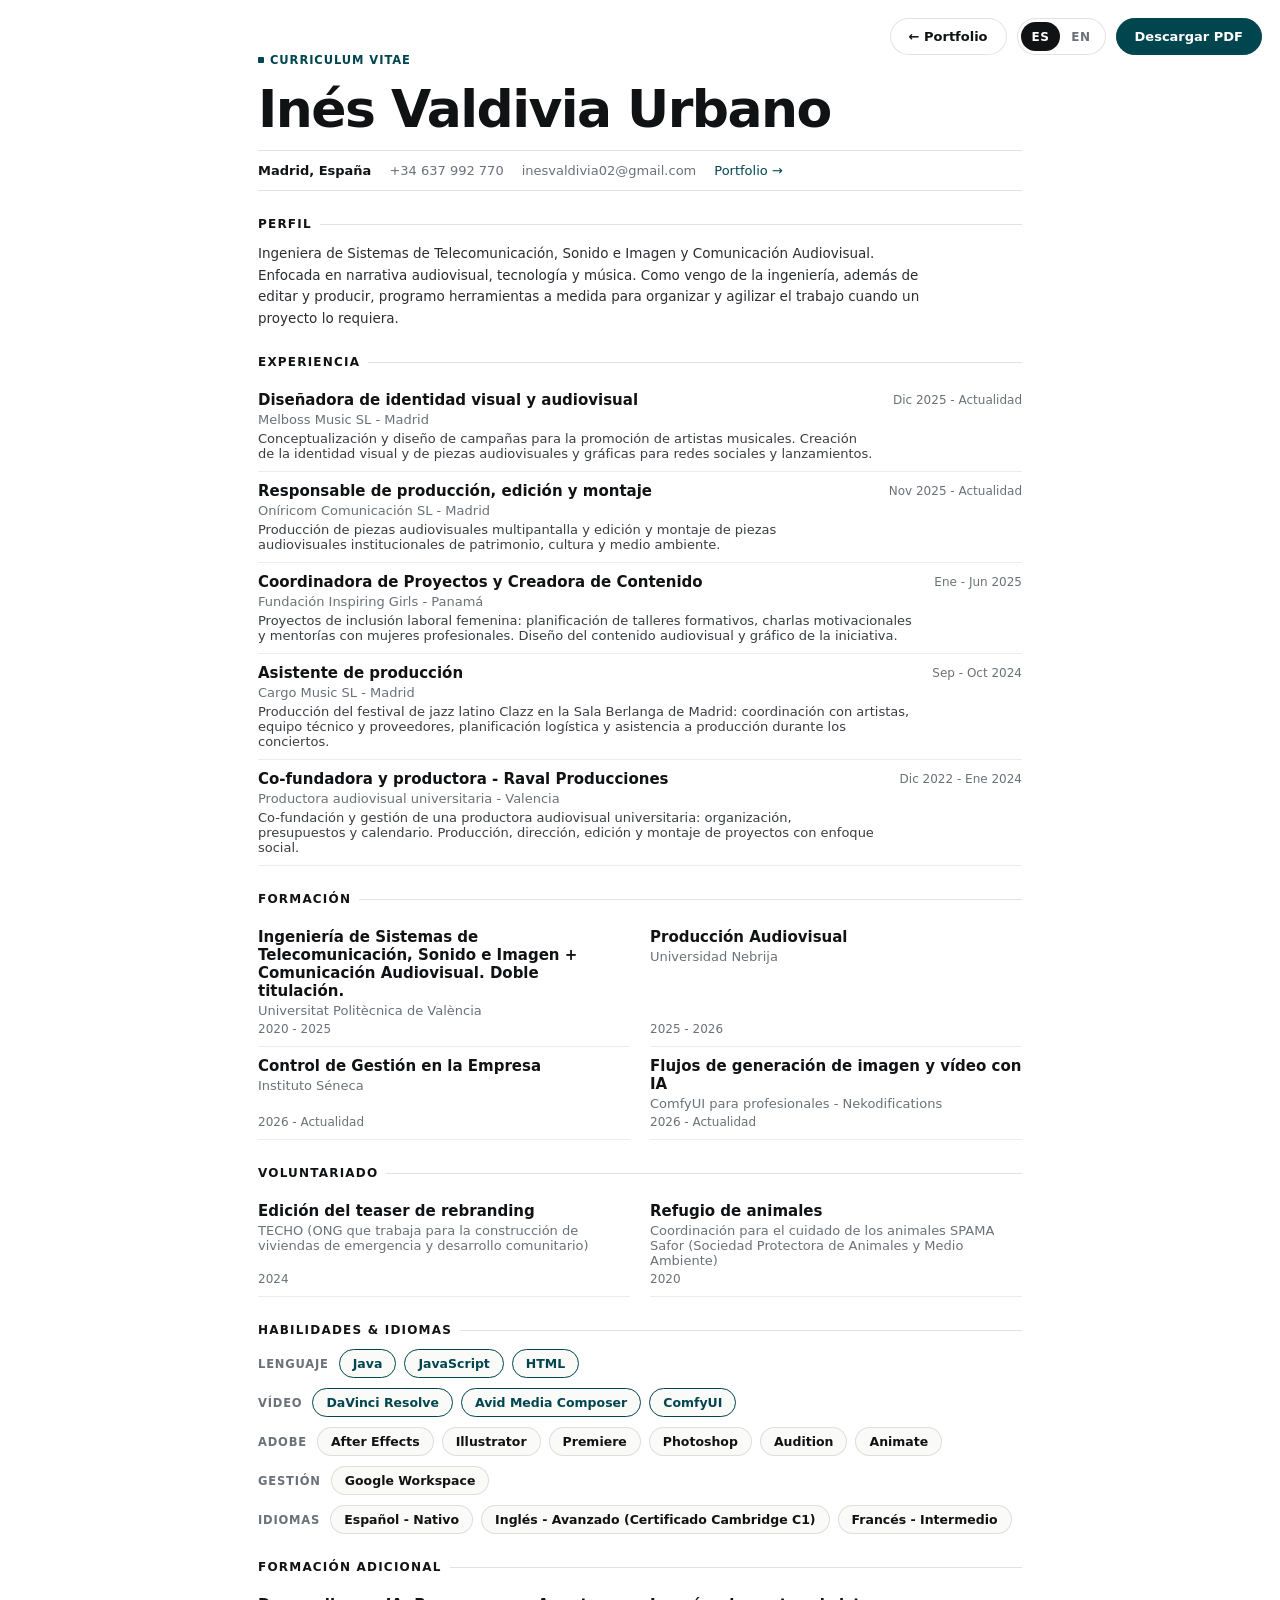
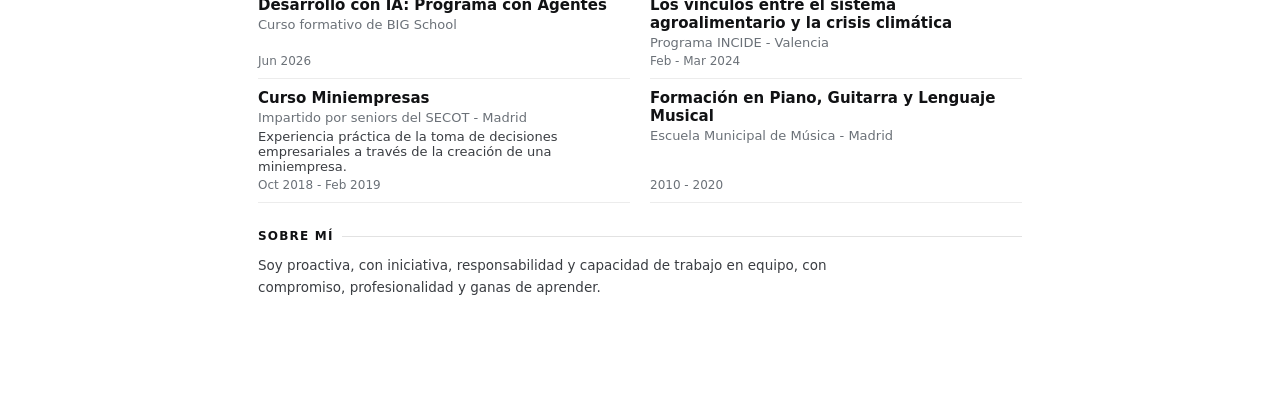
<file: cv.html>
<!DOCTYPE html>
<html lang="es">
<head>
<meta charset="UTF-8">
<meta name="viewport" content="width=device-width, initial-scale=1.0">
<title>Inés Valdivia - CV</title>
<meta name="description" content="Curriculum vitae de Inés Valdivia Urbano - producción audiovisual, edición y montaje, documental y contenido.">
<style>
  :root{
    --bg:#ffffff;
    --paper:#fafaf8;
    --ink:#111214;
    --ink-soft:#6b7178;
    --accent:#01454f;
    --line:rgba(17,18,20,0.12);
    --line-soft:rgba(17,18,20,0.08);
  }
  *{ box-sizing:border-box; }
  html{ -webkit-print-color-adjust:exact; print-color-adjust:exact; }
  a{ color:var(--accent); text-decoration:none; }
  a:hover{ text-decoration:underline; }
  body{
    margin:0;
    background:var(--bg);
    color:var(--ink);
    font-family:"Instrument Sans", system-ui, sans-serif;
    -webkit-font-smoothing:antialiased;
  }
  .page{
    max-width:820px;
    margin:0 auto;
    padding:48px 28px 90px;
  }

  .top-actions{
    position:fixed; top:18px; right:18px; z-index:20;
    display:flex; gap:10px;
  }
  .top-actions a, .top-actions button{
    font-family:inherit; font-size:13px; font-weight:600;
    border-radius:999px; padding:10px 18px; cursor:pointer;
    border:1px solid var(--line); background:#fff; color:var(--ink);
    text-decoration:none; display:inline-flex; align-items:center; gap:6px;
  }
  .top-actions .primary{ background:var(--accent); color:#fff; border-color:var(--accent); }
  .top-actions .lang-switch{ display:inline-flex; border:1px solid var(--line); border-radius:999px; padding:3px; background:#fff; }
  .top-actions .lang-switch a{ border:0; padding:7px 11px; font-size:12px; font-weight:700; letter-spacing:0.04em; color:var(--ink-soft); background:none; }
  .top-actions .lang-switch a.active{ background:var(--ink); color:#fff; }

  .eyebrow{
    display:inline-flex; align-items:center; gap:6px;
    font-size:11.5px; font-weight:700; letter-spacing:0.08em; text-transform:uppercase;
    color:var(--accent); margin:0 0 16px;
  }
  .eyebrow::before{ content:""; width:6px; height:6px; background:var(--accent); border-radius:1px; display:inline-block; }

  h1{
    font-size:clamp(34px, 6vw, 52px);
    font-weight:700; line-height:1.02; letter-spacing:-0.03em;
    margin:0 0 14px;
  }
  h1 .soft{ color:var(--ink-soft); font-weight:500; }

  .role-line{
    font-size:15px; color:var(--ink-soft); font-weight:500; margin:0 0 26px;
    max-width:560px; line-height:1.5;
  }

  .contact-bar{
    display:flex; flex-wrap:wrap; gap:18px;
    border-top:1px solid var(--line); border-bottom:1px solid var(--line);
    padding:12px 0; margin-bottom:26px;
    font-size:13px; color:var(--ink-soft);
  }
  .contact-bar b{ color:var(--ink); font-weight:600; }

  section{ margin-bottom:26px; }
  h2{
    font-size:12px; font-weight:700; letter-spacing:0.1em; text-transform:uppercase;
    color:var(--ink); margin:0 0 12px;
    display:flex; align-items:center; gap:8px;
  }
  h2::after{ content:""; flex:1; height:1px; background:var(--line); }

  .lead{
    font-size:13.5px; line-height:1.6; color:#2b2d31; max-width:680px; margin:0 0 8px;
  }
  .lead:last-child{ margin-bottom:0; }

  .entry{
    display:flex; justify-content:space-between; gap:20px;
    padding:10px 0; border-bottom:1px solid var(--line-soft);
  }
  .entry:first-child{ padding-top:0; }
  .entry .what{ min-width:0; }
  .entry .role{ font-size:15px; font-weight:700; margin:0 0 3px; }
  .entry .org{ font-size:13px; color:var(--ink-soft); margin:0; }
  .entry .desc{ font-size:13px; color:#3a3d42; margin:4px 0 0; }
  .entry .when{
    font-size:12px; color:var(--ink-soft); white-space:nowrap; text-align:right;
    padding-top:2px; flex-shrink:0;
  }

  .entry-grid{ display:grid; grid-template-columns:1fr 1fr; gap:0 20px; }
  .entry-grid .entry{ flex-direction:column; gap:4px; padding-top:10px; }
  .entry-grid .entry:first-child{ padding-top:10px; }
  .entry-grid .entry .when{ text-align:left; padding-top:0; }
  ul.bullets{ margin:6px 0 0; padding-left:16px; }
  ul.bullets li{ font-size:13.5px; line-height:1.55; color:#3a3d42; margin-bottom:3px; }

  .two-col{ display:grid; grid-template-columns:1fr 1fr; gap:0 40px; }

  .tags{ display:flex; flex-wrap:wrap; gap:8px; }
  .tag{
    font-size:12.5px; font-weight:600; color:var(--ink);
    border:1px solid var(--line); border-radius:999px; padding:6px 13px;
    background:var(--paper);
  }
  .tag.accent{ border-color:var(--accent); color:var(--accent); }

  .skill-group{ margin-bottom:16px; }
  .skill-group:last-child{ margin-bottom:0; }
  .skill-label{
    font-size:11.5px; font-weight:700; letter-spacing:0.07em; text-transform:uppercase;
    color:var(--ink-soft); margin:0 0 8px;
  }
  .skill-group.skill-inline{
    display:flex; align-items:center; flex-wrap:wrap; gap:8px 10px; margin-bottom:10px;
  }
  .skill-group.skill-inline .skill-label{ margin:0; flex-shrink:0; white-space:nowrap; }
  .skill-group.skill-inline .tags{ gap:8px; }
  .skill-text{ font-size:13.5px; line-height:1.6; color:#3a3d42; margin:0; max-width:640px; }

  footer.foot{
    border-top:1px solid var(--line); padding-top:16px; margin-top:10px;
    font-size:12px; color:var(--ink-soft);
  }

  @media (max-width:600px){
    .entry{ flex-direction:column; gap:2px; }
    .entry .when{ text-align:left; }
    .two-col{ grid-template-columns:1fr; gap:0; }
    .top-actions{ position:static; justify-content:flex-end; margin-bottom:20px; }
    .page{ padding-top:20px; }
  }

  @media print{
    .no-print{ display:none !important; }
    .page{ max-width:none; padding:0 6mm; }
    body{ font-size:12.5px; }
    a{ color:inherit; text-decoration:none; }
    .entry{ break-inside:avoid; page-break-inside:avoid; }
    h2{ break-after:avoid; page-break-after:avoid; }
    section{ margin-bottom:16px; }
    .entry{ padding:7px 0; }
  }
  @page{ margin:14mm 12mm; }
</style>
</head>
<body>

<div class="top-actions no-print">
  <a href="index.html">← Portfolio</a>
  <span class="lang-switch" aria-label="Idioma"><a class="active" href="cv.html" hreflang="es" aria-current="true">ES</a><a href="cv-en.html" hreflang="en" lang="en">EN</a></span>
  <a class="primary" href="assets/cv/ines-valdivia-cv.pdf" download="Inés Valdivia Urbano CV.pdf">Descargar PDF</a>
</div>

<div class="page">

  <div class="eyebrow">Curriculum Vitae</div>
  <h1>Inés Valdivia Urbano</h1>

  <div class="contact-bar">
    <div><b>Madrid, España</b></div>
    <div>+34 637 992 770</div>
    <div>inesvaldivia02@gmail.com</div>
    <div><a href="https://nesi15.github.io/portfolio-ines-valdivia/">Portfolio →</a></div>
  </div>

  <section>
    <h2>Perfil</h2>
    <p class="lead">Ingeniera de Sistemas de Telecomunicación, Sonido e Imagen y Comunicación Audiovisual. Enfocada en narrativa audiovisual, tecnología y música. Como vengo de la ingeniería, además de editar y producir, programo herramientas a medida para organizar y agilizar el trabajo cuando un proyecto lo requiera.</p>
  </section>

  <section>
    <h2>Experiencia</h2>

    <div class="entry">
      <div class="what">
        <p class="role">Diseñadora de identidad visual y audiovisual</p>
        <p class="org">Melboss Music SL - Madrid</p>
        <p class="desc">Conceptualización y diseño de campañas para la promoción de artistas musicales. Creación de la identidad visual y de piezas audiovisuales y gráficas para redes sociales y lanzamientos.</p>
      </div>
      <div class="when">Dic 2025 - Actualidad</div>
    </div>

    <div class="entry">
      <div class="what">
        <p class="role">Responsable de producción, edición y montaje</p>
        <p class="org">Oníricom Comunicación SL - Madrid</p>
        <p class="desc">Producción de piezas audiovisuales multipantalla y edición y montaje de piezas audiovisuales institucionales de patrimonio, cultura y medio ambiente.</p>
      </div>
      <div class="when">Nov 2025 - Actualidad</div>
    </div>

    <div class="entry">
      <div class="what">
        <p class="role">Coordinadora de Proyectos y Creadora de Contenido</p>
        <p class="org">Fundación Inspiring Girls - Panamá</p>
        <p class="desc">Proyectos de inclusión laboral femenina: planificación de talleres formativos, charlas motivacionales y mentorías con mujeres profesionales. Diseño del contenido audiovisual y gráfico de la iniciativa.</p>
      </div>
      <div class="when">Ene - Jun 2025</div>
    </div>

    <div class="entry">
      <div class="what">
        <p class="role">Asistente de producción</p>
        <p class="org">Cargo Music SL - Madrid</p>
        <p class="desc">Producción del festival de jazz latino Clazz en la Sala Berlanga de Madrid: coordinación con artistas, equipo técnico y proveedores, planificación logística y asistencia a producción durante los conciertos.</p>
      </div>
      <div class="when">Sep - Oct 2024</div>
    </div>

    <div class="entry">
      <div class="what">
        <p class="role">Co-fundadora y productora - Raval Producciones</p>
        <p class="org">Productora audiovisual universitaria - Valencia</p>
        <p class="desc">Co-fundación y gestión de una productora audiovisual universitaria: organización, presupuestos y calendario. Producción, dirección, edición y montaje de proyectos con enfoque social.</p>
      </div>
      <div class="when">Dic 2022 - Ene 2024</div>
    </div>

  </section>

    <section>
      <h2>Formación</h2>
      <div class="entry-grid">
        <div class="entry">
          <div class="what">
            <p class="role">Ingeniería de Sistemas de Telecomunicación, Sonido e Imagen + Comunicación Audiovisual. Doble titulación.</p>
            <p class="org">Universitat Politècnica de València</p>
          </div>
          <div class="when">2020 - 2025</div>
        </div>
        <div class="entry">
          <div class="what">
            <p class="role">Producción Audiovisual</p>
            <p class="org">Universidad Nebrija</p>
          </div>
          <div class="when">2025 - 2026</div>
        </div>
        <div class="entry">
          <div class="what">
            <p class="role">Control de Gestión en la Empresa</p>
            <p class="org">Instituto Séneca</p>
          </div>
          <div class="when">2026 - Actualidad</div>
        </div>
        <div class="entry">
          <div class="what">
            <p class="role">Flujos de generación de imagen y vídeo con IA</p>
            <p class="org">ComfyUI para profesionales - Nekodifications</p>
          </div>
          <div class="when">2026 - Actualidad</div>
        </div>
      </div>
    </section>

    <section>
      <h2>Voluntariado</h2>
      <div class="entry-grid">
        <div class="entry">
          <div class="what">
            <p class="role">Edición del teaser de rebranding</p>
            <p class="org">TECHO (ONG que trabaja para la construcción de viviendas de emergencia y desarrollo comunitario)</p>
          </div>
          <div class="when">2024</div>
        </div>
        <div class="entry">
          <div class="what">
            <p class="role">Refugio de animales</p>
            <p class="org">Coordinación para el cuidado de los animales SPAMA Safor (Sociedad Protectora de Animales y Medio Ambiente)</p>
          </div>
          <div class="when">2020</div>
        </div>
      </div>
    </section>

  <section>
    <h2>Habilidades &amp; idiomas</h2>


    <div class="skill-group skill-inline">
      <p class="skill-label">Lenguaje</p>
      <div class="tags">
        <span class="tag accent">Java</span>
        <span class="tag accent">JavaScript</span>
        <span class="tag accent">HTML</span>
      </div>
    </div>

    <div class="skill-group skill-inline">
      <p class="skill-label">Vídeo</p>
      <div class="tags">
        <span class="tag accent">DaVinci Resolve</span>
        <span class="tag accent">Avid Media Composer</span>
        <span class="tag accent">ComfyUI</span>
      </div>
    </div>

    <div class="skill-group skill-inline">
      <p class="skill-label">Adobe</p>
      <div class="tags">
        <span class="tag">After Effects</span>
        <span class="tag">Illustrator</span>
        <span class="tag">Premiere</span>
        <span class="tag">Photoshop</span>
        <span class="tag">Audition</span>
        <span class="tag">Animate</span>
      </div>
    </div>


    <div class="skill-group skill-inline">
      <p class="skill-label">Gestión</p>
      <div class="tags">
        <span class="tag">Google Workspace</span>
      </div>
    </div>

    <div class="skill-group skill-inline">
      <p class="skill-label">Idiomas</p>
      <div class="tags">
        <span class="tag">Español - Nativo</span>
        <span class="tag">Inglés - Avanzado (Certificado Cambridge C1)</span>
        <span class="tag">Francés - Intermedio</span>
      </div>
    </div>

  </section>

  <section>
    <h2>Formación adicional</h2>
    <div class="entry-grid">
      <div class="entry">
        <div class="what">
          <p class="role">Desarrollo con IA: Programa con Agentes</p>
          <p class="org">Curso formativo de BIG School</p>
        </div>
        <div class="when">Jun 2026</div>
      </div>

      <div class="entry">
        <div class="what">
          <p class="role">Los vínculos entre el sistema agroalimentario y la crisis climática</p>
          <p class="org">Programa INCIDE - Valencia</p>
        </div>
        <div class="when">Feb - Mar 2024</div>
      </div>

      <div class="entry">
        <div class="what">
          <p class="role">Curso Miniempresas</p>
          <p class="org">Impartido por seniors del SECOT - Madrid</p>
          <p class="desc">Experiencia práctica de la toma de decisiones empresariales a través de la creación de una miniempresa.</p>
        </div>
        <div class="when">Oct 2018 - Feb 2019</div>
      </div>

      <div class="entry">
        <div class="what">
          <p class="role">Formación en Piano, Guitarra y Lenguaje Musical</p>
          <p class="org">Escuela Municipal de Música - Madrid</p>
        </div>
        <div class="when">2010 - 2020</div>
      </div>
    </div>
  </section>

  <section>
    <h2>Sobre mí</h2>
    <p class="skill-text">Soy proactiva, con iniciativa, responsabilidad y capacidad de trabajo en equipo, con compromiso, profesionalidad y ganas de aprender.</p>
  </section>

</div>
</body>
</html>
</file>
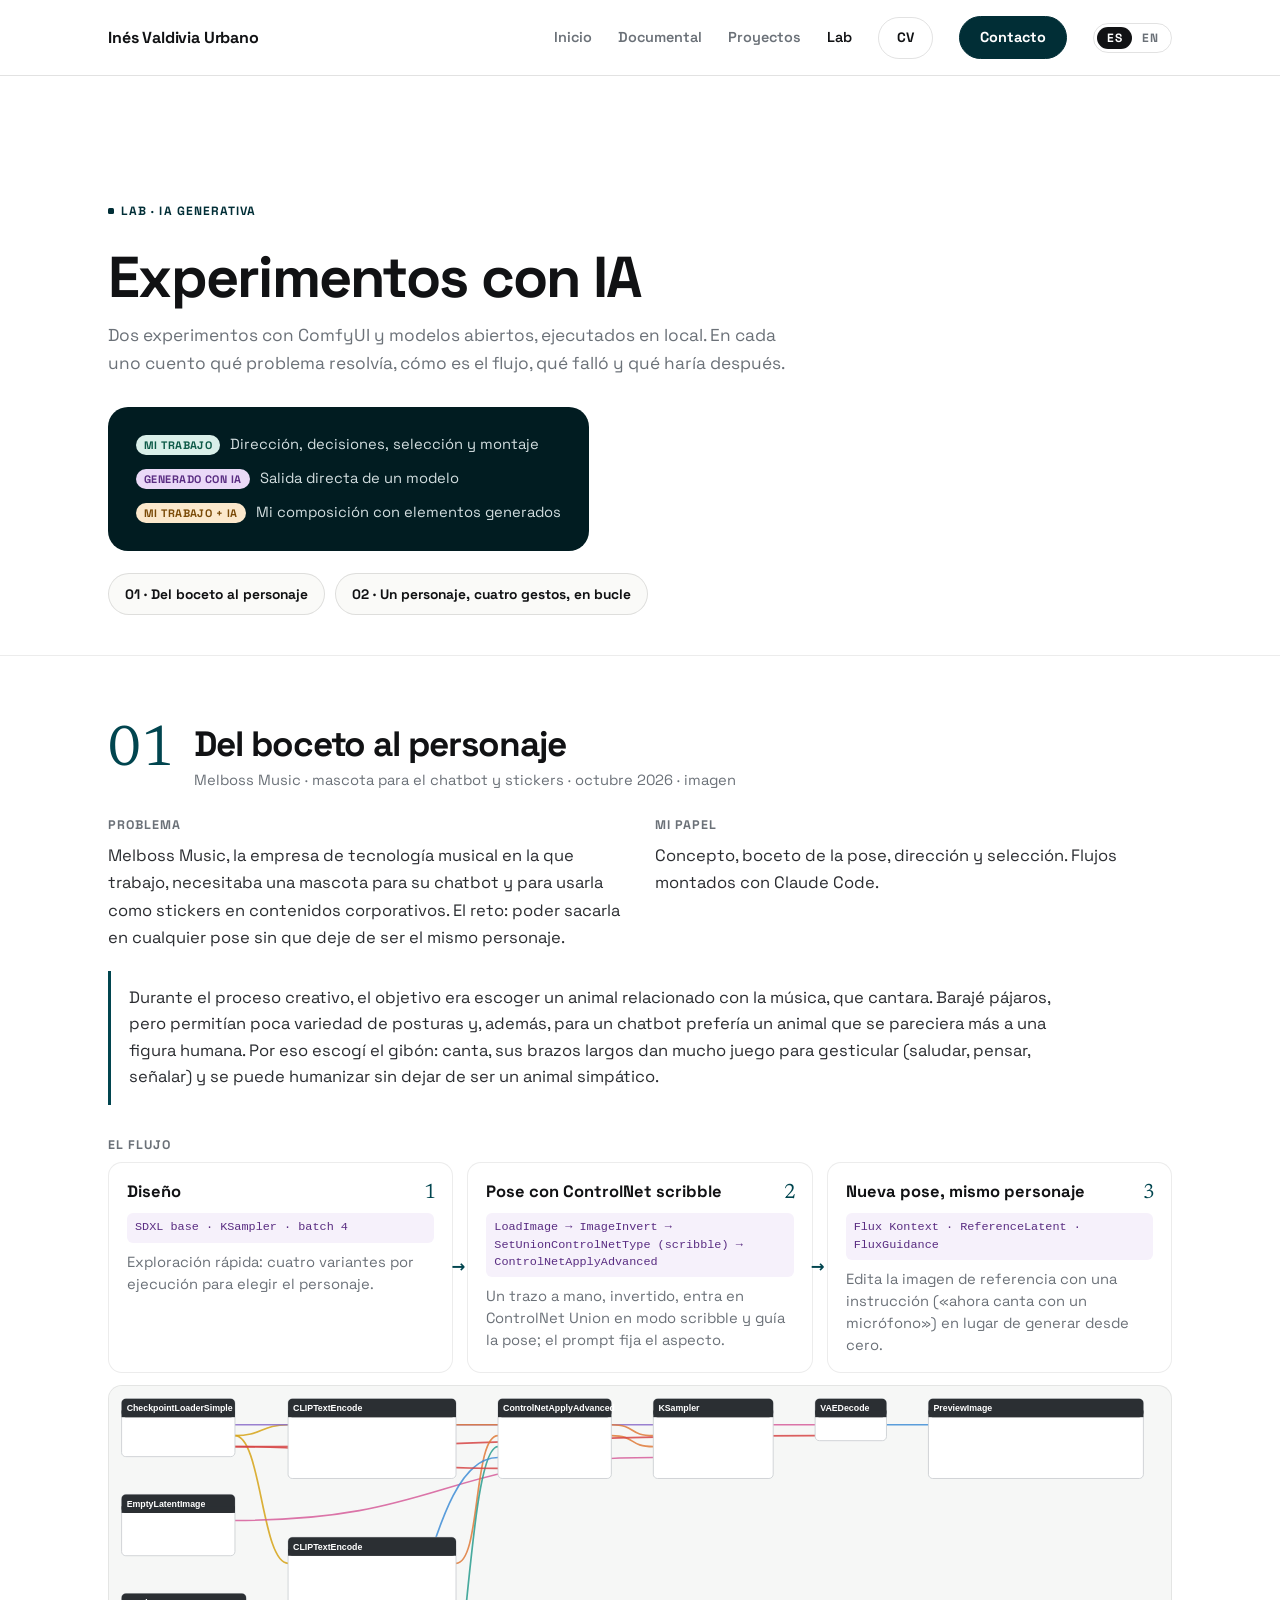
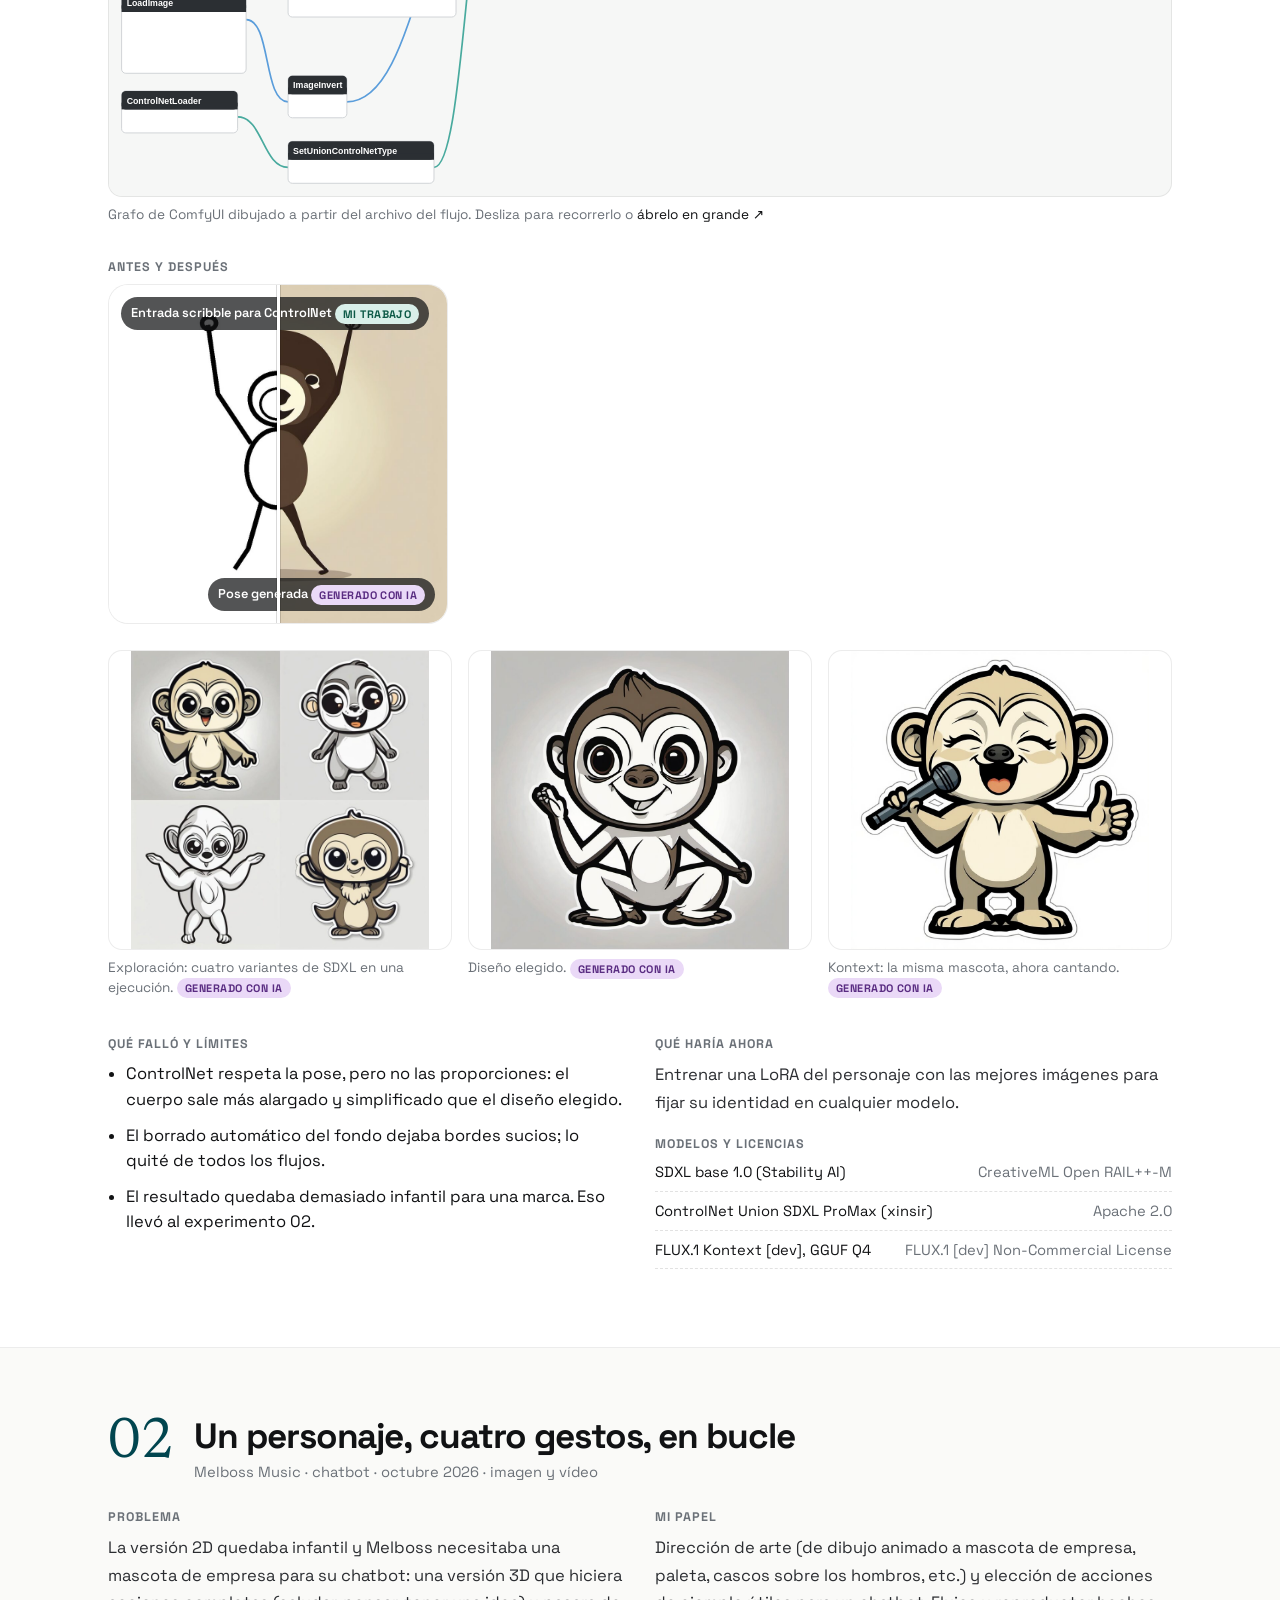
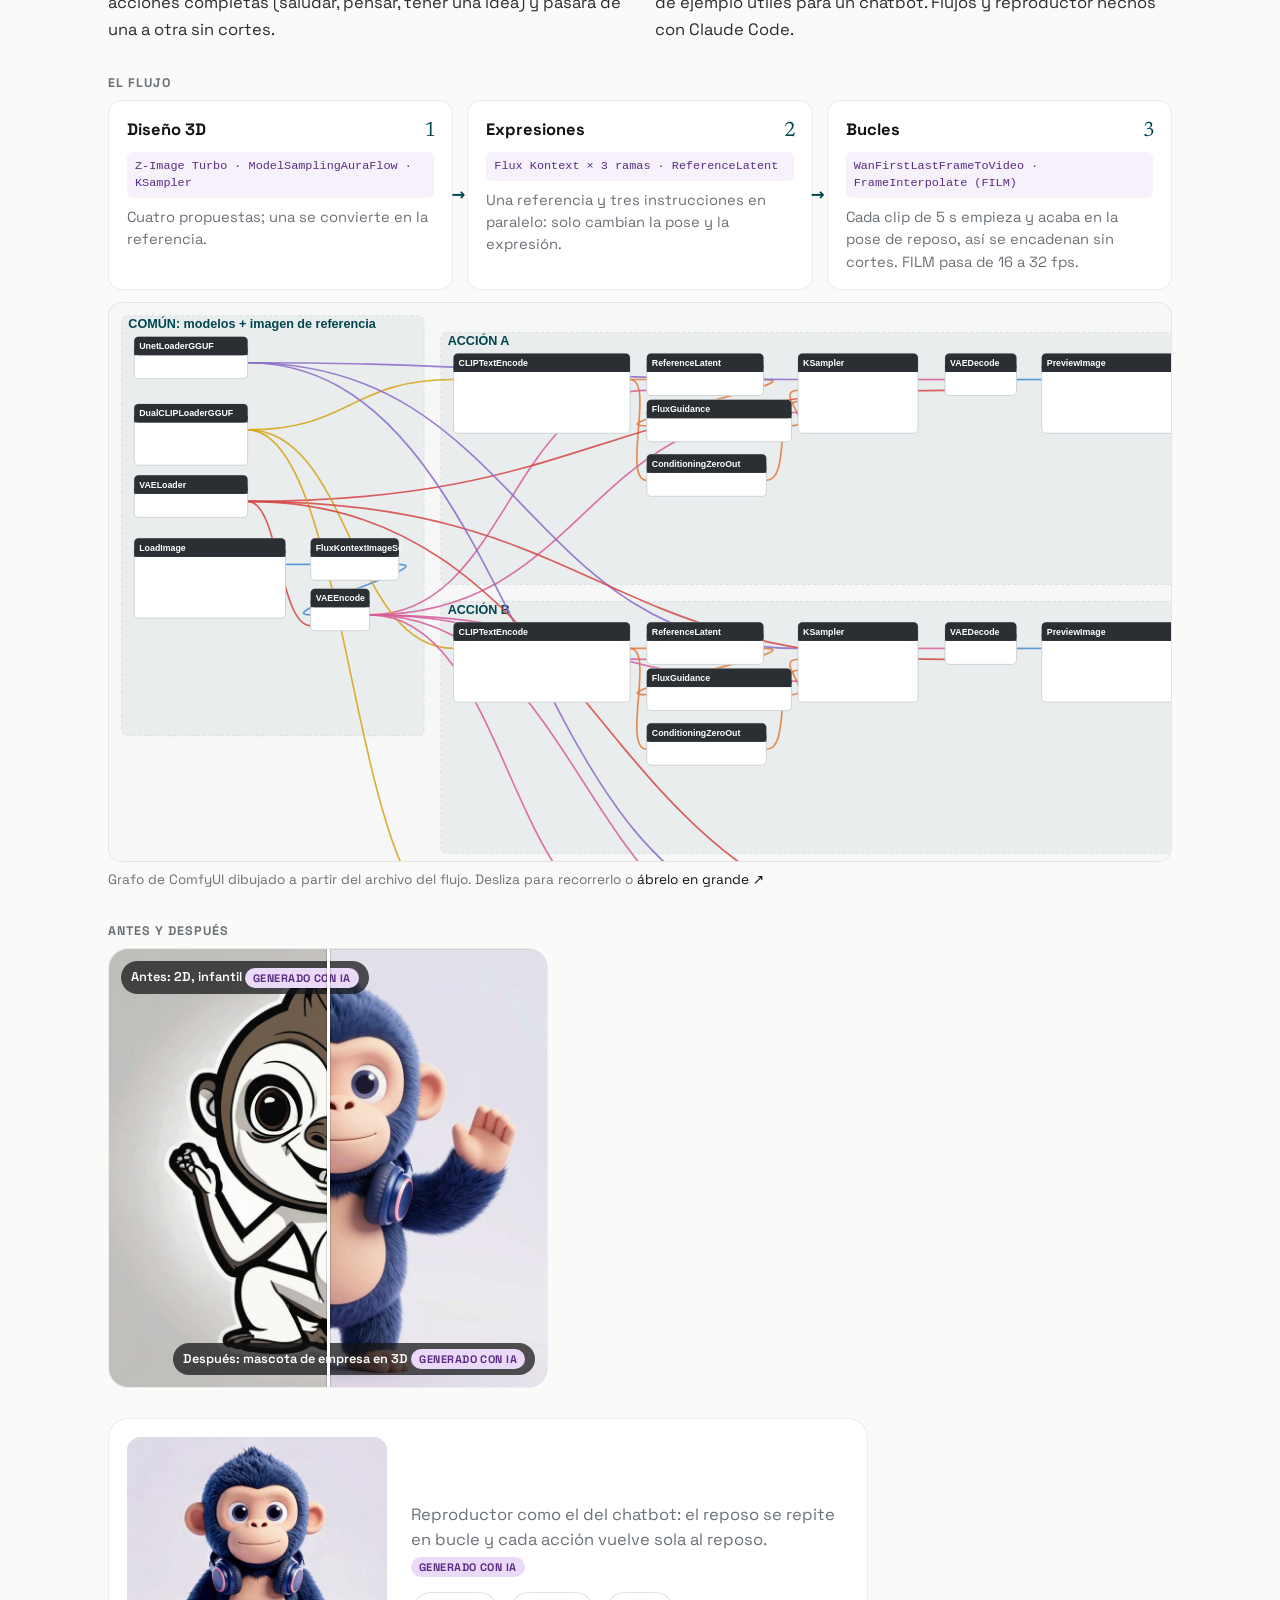
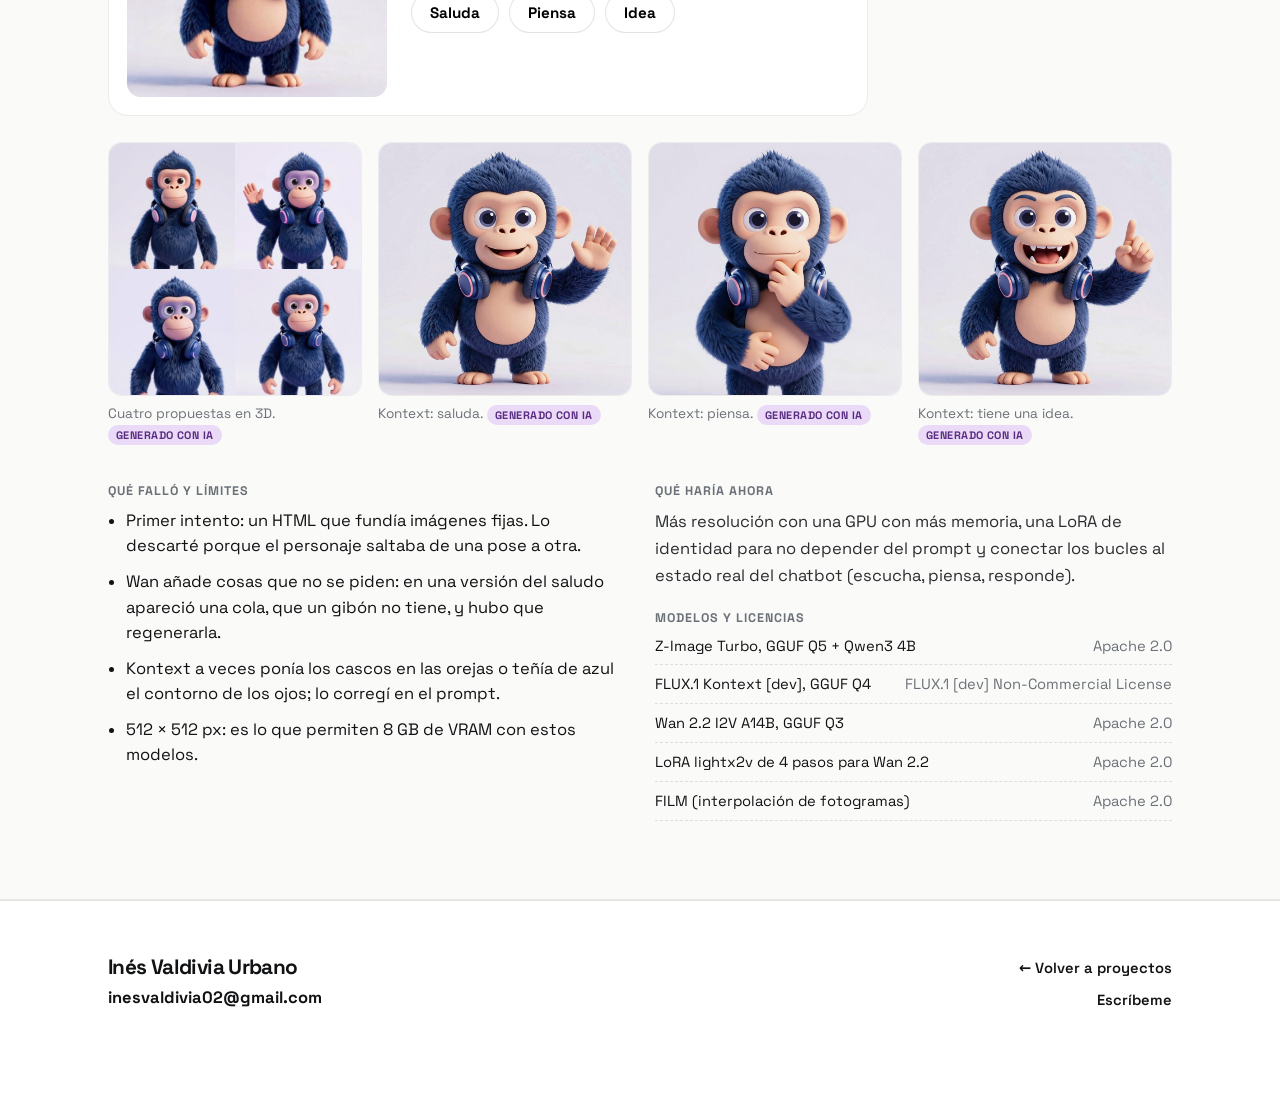
<file: lab.html>
<!DOCTYPE html>
<html lang="es">
<head>
<meta charset="UTF-8">
<meta name="viewport" content="width=device-width, initial-scale=1.0">
<title>Lab · Experimentos con IA - Inés Valdivia</title>
<meta name="description" content="Dos experimentos con IA generativa en ComfyUI: problema, flujo, antes y después, límites y modelos.">
<link rel="stylesheet" href="assets/style.css">
<style>
  .lab-hero{ padding: 120px 0 40px; border-bottom:1px solid var(--line-soft); }
  .lab-hero h1{ font-size: clamp(2.2rem,5vw,3.6rem); margin: 12px 0 14px; }
  .lab-hero .lede{ max-width: 62ch; font-size: 1.08rem; color: var(--ink-soft); }
  .how{ margin-top: 30px; display:block; width:fit-content; max-width:100%; background: var(--accent-darker); color:#fff; border-radius: var(--radius-lg); padding: 26px 28px; }
  .how h2{ color:#fff; font-size:1.15rem; margin:0 0 8px; }
  .how p{ margin:0; color:#d3dee0; line-height:1.6; }
  .how ul{ list-style:none; margin:0; padding:0; display:flex; flex-direction:column; gap:10px; }
  .how li{ display:flex; gap:10px; align-items:center; color:#d3dee0; font-size:.92rem; }
  .graph + .lab-k{ margin-top: 36px; }
  .lab-toc{ display:flex; flex-wrap:wrap; gap:10px; margin-top: 22px; }
  @media (max-width: 640px){ .lab-toc{ grid-template-columns: 1fr; } }
  .badge{ display:inline-block; font: 700 .68rem var(--font); letter-spacing:.04em; text-transform:uppercase; padding: 3px 8px; border-radius: 999px; vertical-align: middle; white-space:nowrap; }
  .b-ai{ background:#ead9f7; color:#5a2d82; } .b-me{ background:#d9efe9; color:#0d5a47; } .b-mix{ background:#fbe8cc; color:#7a4a08; } .b-ref{ background:#e6e8ea; color:#3b4148; }
  .exp{ padding: 70px 0; border-bottom: 1px solid var(--line-soft); }
  .exp:nth-of-type(even){ background: var(--paper); }
  .exp-head{ display:flex; gap: 20px; align-items:flex-start; margin-bottom: 26px; }
  .exp-num{ font-family: var(--font-serif); font-size: clamp(2.4rem,5vw,3.6rem); line-height:.9; color: var(--accent); }
  .exp-head h2{ font-size: clamp(1.5rem,3vw,2.2rem); margin:0 0 6px; }
  .exp-meta{ margin:0; color: var(--ink-soft); font-size:.92rem; }
  .exp-intro{ display:grid; grid-template-columns: repeat(2,minmax(0,1fr)); gap: 30px; margin-bottom: 34px; }
  .exp-intro p, .exp-foot p{ margin:0; line-height:1.65; }
  .lab-k{ font-size:.78rem; letter-spacing:.08em; text-transform:uppercase; color: var(--ink-soft); margin: 0 0 10px; }
  .flow{ list-style:none; padding:0; margin:0 0 12px; display:grid; grid-template-columns: repeat(3,minmax(0,1fr)); gap: 14px; counter-reset: f; }
  .flow li{ position:relative; background:#fff; border:1px solid var(--line-soft); border-radius: var(--radius-md); padding: 16px 18px; counter-increment: f; }
  .flow li::before{ content: counter(f); position:absolute; top:14px; right:16px; font-family: var(--font-serif); color: var(--accent); font-size:1.3rem; }
  .flow li:not(:last-child)::after{ content:"→"; position:absolute; right:-13px; top:50%; transform:translateY(-50%); color: var(--accent); font-weight:700; z-index:1; }
  .flow strong{ display:block; margin-bottom:8px; padding-right:24px; }
  .flow code{ display:block; font-size:.74rem; line-height:1.45; color:#5a2d82; background:#f6f1fb; border-radius:6px; padding:6px 8px; margin-bottom:8px; word-break: break-word; }
  .flow p{ margin:0; font-size:.92rem; color: var(--ink-soft); line-height:1.5; }
  .flow-note{ color: var(--ink-soft); font-size:.92rem; margin: 4px 0 10px; }
  .graph{ margin: 6px 0 34px; }
  .graph-scroll{ overflow:auto; max-height: 560px; border:1px solid var(--line-soft); border-radius: var(--radius-md); background:#f6f7f6; -webkit-overflow-scrolling: touch; }
  .graph-scroll img{ display:block; max-width:none; }
  .final-vid{ max-width: 980px; }
  .final-vid video{ width:100%; aspect-ratio:16/9; border-radius: var(--radius-lg); background:#000; display:block; }
  .note-final{ margin: 22px 0 0; padding: 14px 18px; border-left:3px solid var(--accent-sand); background:#fff; border-radius: 0 var(--radius-md) var(--radius-md) 0; max-width: 90ch; }
  .why{ margin: -14px 0 34px; padding: 14px 18px; border-left: 3px solid var(--accent); background: #fff; border-radius: 0 var(--radius-md) var(--radius-md) 0; line-height:1.6; max-width: 90ch; }
  .ba{ position:relative; overflow:hidden; border-radius: var(--radius-lg); border:1px solid var(--line-soft); background:#fff; max-width: 980px; user-select:none; }
  .ba img{ display:block; width:100%; height:auto; }
  .ba-after{ position:absolute; inset:0; clip-path: inset(0 0 0 var(--pos)); }
  .ba-after img{ width:100%; height:100%; object-fit:cover; }
  .ba::after{ content:""; position:absolute; top:0; bottom:0; left: var(--pos); width:3px; margin-left:-1.5px; background:#fff; box-shadow:0 0 0 1px rgba(0,0,0,.15); pointer-events:none; }
  .ba input{ position:absolute; inset:0; width:100%; height:100%; opacity:0; cursor: ew-resize; margin:0; }
  .ba input:focus-visible{ opacity:.0; }
  .ba:focus-within{ outline: 2px solid var(--accent); outline-offset: 3px; }
  .ba + h3, .ba + .bot, .ba + .vids{ margin-top: 30px; }
  .lab-gal img{ max-height: 300px; object-fit: contain; background:#fff; }
  .ba-label{ position:absolute; bottom:12px; background: rgba(17,18,20,.72); color:#fff; font-size:.8rem; font-weight:600; padding: 6px 10px; border-radius: 999px; pointer-events:none; }
  .ba-label.l{ left:12px; top:12px; bottom:auto; } .ba-label.r{ right:12px; }
  .bot{ display:grid; grid-template-columns: 260px minmax(0,1fr); gap: 24px; align-items:center; margin-top: 26px; background:#fff; border:1px solid var(--line-soft); border-radius: var(--radius-lg); padding: 18px; max-width: 760px; }
  .bot-v{ width:100%; aspect-ratio:1; border-radius: var(--radius-md); background:#eceaf3; display:block; }
  .bot-ui p{ margin:0 0 14px; color: var(--ink-soft); line-height:1.55; }
  .bot-btns{ display:flex; flex-wrap:wrap; gap:10px; }
  .bot-btns button{ font: 700 .95rem var(--font); border:1px solid var(--line); background:#fff; border-radius:999px; padding: 10px 18px; cursor:pointer; }
  .bot-btns button:hover, .bot-btns button[aria-pressed="true"]{ background: var(--accent); color:#fff; border-color: var(--accent); }
  .vids{ display:grid; grid-template-columns: repeat(3, minmax(0,1fr)); gap: 16px; margin-top: 26px; align-items:start; }
  .vids video{ width:100%; border-radius: var(--radius-md); background:#000; display:block; }
  .vids video{ aspect-ratio: 16/9; }
  figcaption{ font-size:.85rem; color: var(--ink-soft); margin-top:8px; line-height:1.45; }
  .exp figure{ margin:0; }
  .dbg{ display:grid; grid-template-columns: repeat(6,minmax(0,1fr)); gap: 10px; margin-bottom: 26px; }
  .dbg img{ width:100%; aspect-ratio: 1344/768; object-fit:cover; border-radius:8px; border:1px solid var(--line-soft); background:#fff; }
  .lab-gal{ display:grid; grid-template-columns: repeat(auto-fit, minmax(200px,1fr)); gap: 16px; margin-top: 26px; }
  .lab-gal img{ width:100%; border-radius: var(--radius-md); border:1px solid var(--line-soft); background:#fff; display:block; }
  .exp-foot{ display:grid; grid-template-columns: repeat(2,minmax(0,1fr)); gap: 30px; margin-top: 40px; }
  .lim{ margin:0; padding-left: 18px; display:flex; flex-direction:column; gap:10px; line-height:1.55; }
  .models{ list-style:none; padding:0; margin:0 0 8px; display:flex; flex-direction:column; gap:8px; }
  .models li{ display:flex; justify-content:space-between; gap:14px; border-bottom:1px dashed var(--line); padding-bottom:6px; font-size:.92rem; }
  .models .lic{ color: var(--ink-soft); text-align:right; }
  @media (max-width: 900px){
    .how, .exp-intro, .exp-foot, .flow, .vids, .bot{ grid-template-columns: 1fr; }
    .flow li:not(:last-child)::after{ content:"↓"; right:auto; left:50%; top:auto; bottom:-17px; transform:translateX(-50%); }
    .dbg{ grid-template-columns: repeat(3,minmax(0,1fr)); }
    .bot{ max-width: 420px; }
  }
  @media (max-width: 600px){
    .ba-label.l{ top:10px; bottom:auto; } .ba-label{ font-size:.72rem; }
    .lab-gal{ grid-template-columns: repeat(2,minmax(0,1fr)); }
  }
</style>
</head>
<body class="lab">

<div class="cursor-dot" aria-hidden="true"></div>
<div class="cursor-ring" aria-hidden="true"></div>
<div class="scroll-progress" aria-hidden="true"></div>

<nav class="site-nav">
  <div class="wrap">
    <a class="brand" href="index.html">Inés Valdivia Urbano</a>
    <div class="nav-links">
      <a href="index.html">Inicio</a>
      <a href="documental.html">Documental</a>
      <a href="proyectos.html">Proyectos</a>
      <a href="lab.html" class="current">Lab</a>
      <a class="nav-cv" href="cv.html">CV</a>
      <a class="cta" href="mailto:inesvaldivia02@gmail.com">Contacto</a>
      <span class="lang-switch" aria-label="Idioma"><a class="active" href="lab.html" hreflang="es" aria-current="true">ES</a><a href="en/lab.html" hreflang="en" lang="en">EN</a></span>
    </div>
  </div>
</nav>

<header class="lab-hero">
  <div class="wrap">
    <span class="eyebrow">Lab · IA generativa</span>
    <h1>Experimentos con IA</h1>
    <p class="lede">Dos experimentos con ComfyUI y modelos abiertos, ejecutados en local. En cada uno cuento qué problema resolvía, cómo es el flujo, qué falló y qué haría después.</p>
    <div class="how">
      <ul>
        <li><span class="badge b-me">Mi trabajo</span> Dirección, decisiones, selección y montaje</li>
        <li><span class="badge b-ai">Generado con IA</span> Salida directa de un modelo</li>
        <li><span class="badge b-mix">Mi trabajo + IA</span> Mi composición con elementos generados</li>
      </ul>
    </div>
    <div class="lab-toc"><a class="activity-link magnetic" href="#boceto">01 · Del boceto al personaje</a><a class="activity-link magnetic" href="#bucles">02 · Un personaje, cuatro gestos, en bucle</a></div>
  </div>
</header>

<section class="exp" id="boceto">
  <div class="wrap">
    <div class="exp-head"><span class="exp-num">01</span><div><h2>Del boceto al personaje</h2><p class="exp-meta">Melboss Music · mascota para el chatbot y stickers · octubre 2026 · imagen</p></div></div>
    <div class="exp-intro">
      <div><h3 class="lab-k">Problema</h3><p>Melboss Music, la empresa de tecnología musical en la que trabajo, necesitaba una mascota para su chatbot y para usarla como stickers en contenidos corporativos. El reto: poder sacarla en cualquier pose sin que deje de ser el mismo personaje.</p></div>
      <div><h3 class="lab-k">Mi papel</h3><p>Concepto, boceto de la pose, dirección y selección. Flujos montados con Claude Code.</p></div>
    </div>
    <p class="why">Durante el proceso creativo, el objetivo era escoger un animal relacionado con la música, que cantara. Barajé pájaros, pero permitían poca variedad de posturas y, además, para un chatbot prefería un animal que se pareciera más a una figura humana. Por eso escogí el gibón: canta, sus brazos largos dan mucho juego para gesticular (saludar, pensar, señalar) y se puede humanizar sin dejar de ser un animal simpático.</p>
    <h3 class="lab-k">El flujo</h3>
    <ol class="flow">
      <li><strong>Diseño</strong><code>SDXL base · KSampler · batch 4</code><p>Exploración rápida: cuatro variantes por ejecución para elegir el personaje.</p></li>
      <li><strong>Pose con ControlNet scribble</strong><code>LoadImage → ImageInvert → SetUnionControlNetType (scribble) → ControlNetApplyAdvanced</code><p>Un trazo a mano, invertido, entra en ControlNet Union en modo scribble y guía la pose; el prompt fija el aspecto.</p></li>
      <li><strong>Nueva pose, mismo personaje</strong><code>Flux Kontext · ReferenceLatent · FluxGuidance</code><p>Edita la imagen de referencia con una instrucción («ahora canta con un micrófono») en lugar de generar desde cero.</p></li>
    </ol>
    <figure class="graph"><div class="graph-scroll"><img src="assets/lab/wf-mascota-pose.svg" width="1047" height="410" alt="Grafo de ComfyUI dibujado a partir del archivo del flujo. Desliza para recorrerlo o" loading="lazy"></div><figcaption>Grafo de ComfyUI dibujado a partir del archivo del flujo. Desliza para recorrerlo o <a class="ext-link" href="assets/lab/wf-mascota-pose.svg" target="_blank" rel="noopener">ábrelo en grande ↗</a></figcaption></figure>
    <h3 class="lab-k">Antes y después</h3>
    <div class="ba" style="--pos:50%;max-width:340px">
      <img src="assets/lab/m1-boceto.jpg" alt="Entrada scribble para ControlNet">
      <div class="ba-after"><img src="assets/lab/m1-pose.jpg" alt="Pose generada"></div>
      <span class="ba-label l">Entrada scribble para ControlNet <span class="badge b-me">Mi trabajo</span></span><span class="ba-label r">Pose generada <span class="badge b-ai">Generado con IA</span></span>
      <input type="range" min="0" max="100" value="50" aria-label="Arrastra para comparar">
    </div>
    <div class="lab-gal">
      <figure><img src="assets/lab/m1-exploracion.jpg" alt="Exploración: cuatro variantes de SDXL en una ejecución." loading="lazy"><figcaption>Exploración: cuatro variantes de SDXL en una ejecución. <span class="badge b-ai">Generado con IA</span></figcaption></figure>
      <figure><img src="assets/lab/m1-diseno.jpg" alt="Diseño elegido." loading="lazy"><figcaption>Diseño elegido. <span class="badge b-ai">Generado con IA</span></figcaption></figure>
      <figure><img src="assets/lab/m1-kontext.jpg" alt="Kontext: la misma mascota, ahora cantando." loading="lazy"><figcaption>Kontext: la misma mascota, ahora cantando. <span class="badge b-ai">Generado con IA</span></figcaption></figure>
    </div>
    <div class="exp-foot">
      <div><h3 class="lab-k">Qué falló y límites</h3><ul class="lim"><li>ControlNet respeta la pose, pero no las proporciones: el cuerpo sale más alargado y simplificado que el diseño elegido.</li><li>El borrado automático del fondo dejaba bordes sucios; lo quité de todos los flujos.</li><li>El resultado quedaba demasiado infantil para una marca. Eso llevó al experimento 02.</li></ul></div>
      <div><h3 class="lab-k">Qué haría ahora</h3><p>Entrenar una LoRA del personaje con las mejores imágenes para fijar su identidad en cualquier modelo.</p>
        <h3 class="lab-k" style="margin-top:22px">Modelos y licencias</h3><ul class="models"><li><span>SDXL base 1.0 (Stability AI)</span><span class="lic">CreativeML Open RAIL++-M</span></li><li><span>ControlNet Union SDXL ProMax (xinsir)</span><span class="lic">Apache 2.0</span></li><li><span>FLUX.1 Kontext [dev], GGUF Q4</span><span class="lic">FLUX.1 [dev] Non-Commercial License</span></li></ul>
      </div>
    </div>
  </div>
</section>
<section class="exp" id="bucles">
  <div class="wrap">
    <div class="exp-head"><span class="exp-num">02</span><div><h2>Un personaje, cuatro gestos, en bucle</h2><p class="exp-meta">Melboss Music · chatbot · octubre 2026 · imagen y vídeo</p></div></div>
    <div class="exp-intro">
      <div><h3 class="lab-k">Problema</h3><p>La versión 2D quedaba infantil y Melboss necesitaba una mascota de empresa para su chatbot: una versión 3D que hiciera acciones completas (saludar, pensar, tener una idea) y pasara de una a otra sin cortes.</p></div>
      <div><h3 class="lab-k">Mi papel</h3><p>Dirección de arte (de dibujo animado a mascota de empresa, paleta, cascos sobre los hombros, etc.) y elección de acciones de ejemplo útiles para un chatbot. Flujos y reproductor hechos con Claude Code.</p></div>
    </div>
    <h3 class="lab-k">El flujo</h3>
    <ol class="flow">
      <li><strong>Diseño 3D</strong><code>Z-Image Turbo · ModelSamplingAuraFlow · KSampler</code><p>Cuatro propuestas; una se convierte en la referencia.</p></li>
      <li><strong>Expresiones</strong><code>Flux Kontext × 3 ramas · ReferenceLatent</code><p>Una referencia y tres instrucciones en paralelo: solo cambian la pose y la expresión.</p></li>
      <li><strong>Bucles</strong><code>WanFirstLastFrameToVideo · FrameInterpolate (FILM)</code><p>Cada clip de 5 s empieza y acaba en la pose de reposo, así se encadenan sin cortes. FILM pasa de 16 a 32 fps.</p></li>
    </ol>
    <figure class="graph"><div class="graph-scroll"><img src="assets/lab/wf-mascota-expresiones.svg" width="1168" height="832" alt="Grafo de ComfyUI dibujado a partir del archivo del flujo. Desliza para recorrerlo o" loading="lazy"></div><figcaption>Grafo de ComfyUI dibujado a partir del archivo del flujo. Desliza para recorrerlo o <a class="ext-link" href="assets/lab/wf-mascota-expresiones.svg" target="_blank" rel="noopener">ábrelo en grande ↗</a></figcaption></figure>
    <h3 class="lab-k">Antes y después</h3>
    <div class="ba" style="--pos:50%;max-width:440px">
      <img src="assets/lab/m1-diseno.jpg" alt="Antes: 2D, infantil">
      <div class="ba-after"><img src="assets/lab/m2-base.jpg" alt="Después: mascota de empresa en 3D"></div>
      <span class="ba-label l">Antes: 2D, infantil <span class="badge b-ai">Generado con IA</span></span><span class="ba-label r">Después: mascota de empresa en 3D <span class="badge b-ai">Generado con IA</span></span>
      <input type="range" min="0" max="100" value="50" aria-label="Arrastra para comparar">
    </div>
    <div class="bot">
      <video class="bot-v" src="assets/lab/m2-reposo.mp4" poster="assets/lab/m2-poster.jpg" muted playsinline loop autoplay preload="metadata" aria-label="Reproductor como el del chatbot: el reposo se repite en bucle y cada acción vuelve sola al reposo."></video>
      <div class="bot-ui">
        <p>Reproductor como el del chatbot: el reposo se repite en bucle y cada acción vuelve sola al reposo. <span class="badge b-ai">Generado con IA</span></p>
        <div class="bot-btns"><button type="button" data-v="assets/lab/m2-saluda.mp4">Saluda</button><button type="button" data-v="assets/lab/m2-piensa.mp4">Piensa</button><button type="button" data-v="assets/lab/m2-idea.mp4">Idea</button></div>
      </div>
    </div>
    <div class="lab-gal">
      <figure><img src="assets/lab/m2-exploracion.jpg" alt="Cuatro propuestas en 3D." loading="lazy"><figcaption>Cuatro propuestas en 3D. <span class="badge b-ai">Generado con IA</span></figcaption></figure>
      <figure><img src="assets/lab/m2-saluda.jpg" alt="Kontext: saluda." loading="lazy"><figcaption>Kontext: saluda. <span class="badge b-ai">Generado con IA</span></figcaption></figure>
      <figure><img src="assets/lab/m2-piensa.jpg" alt="Kontext: piensa." loading="lazy"><figcaption>Kontext: piensa. <span class="badge b-ai">Generado con IA</span></figcaption></figure>
      <figure><img src="assets/lab/m2-idea.jpg" alt="Kontext: tiene una idea." loading="lazy"><figcaption>Kontext: tiene una idea. <span class="badge b-ai">Generado con IA</span></figcaption></figure>
    </div>
    <div class="exp-foot">
      <div><h3 class="lab-k">Qué falló y límites</h3><ul class="lim"><li>Primer intento: un HTML que fundía imágenes fijas. Lo descarté porque el personaje saltaba de una pose a otra.</li><li>Wan añade cosas que no se piden: en una versión del saludo apareció una cola, que un gibón no tiene, y hubo que regenerarla.</li><li>Kontext a veces ponía los cascos en las orejas o teñía de azul el contorno de los ojos; lo corregí en el prompt.</li><li>512 × 512 px: es lo que permiten 8 GB de VRAM con estos modelos.</li></ul></div>
      <div><h3 class="lab-k">Qué haría ahora</h3><p>Más resolución con una GPU con más memoria, una LoRA de identidad para no depender del prompt y conectar los bucles al estado real del chatbot (escucha, piensa, responde).</p>
        <h3 class="lab-k" style="margin-top:22px">Modelos y licencias</h3><ul class="models"><li><span>Z-Image Turbo, GGUF Q5 + Qwen3 4B</span><span class="lic">Apache 2.0</span></li><li><span>FLUX.1 Kontext [dev], GGUF Q4</span><span class="lic">FLUX.1 [dev] Non-Commercial License</span></li><li><span>Wan 2.2 I2V A14B, GGUF Q3</span><span class="lic">Apache 2.0</span></li><li><span>LoRA lightx2v de 4 pasos para Wan 2.2</span><span class="lic">Apache 2.0</span></li><li><span>FILM (interpolación de fotogramas)</span><span class="lic">Apache 2.0</span></li></ul>
      </div>
    </div>
  </div>
</section>


<footer>
  <div class="wrap">
    <div class="contact">
      <h3>Inés Valdivia Urbano</h3>
      <p><a href="mailto:inesvaldivia02@gmail.com">inesvaldivia02@gmail.com</a></p>
    </div>
    <div class="foot-links">
      <a href="proyectos.html">← Volver a proyectos</a>
      <a href="mailto:inesvaldivia02@gmail.com">Escríbeme</a>
    </div>
  </div>
</footer>

<script src="assets/script.js"></script>
<script>
document.querySelectorAll('.vids video').forEach(function(v){
  v.addEventListener('dblclick', function(ev){ ev.preventDefault(); });
});
document.addEventListener('fullscreenchange', function(){
  var f=document.fullscreenElement; if(f && f.closest && f.closest('.vids')) document.exitFullscreen();
});
document.querySelectorAll('.ba').forEach(function(b){
  var r=b.querySelector('input');
  function set(){ b.style.setProperty('--pos', r.value+'%'); }
  r.addEventListener('input', set); set();
});
document.querySelectorAll('.bot').forEach(function(bot){
  var v=bot.querySelector('video'), rest=v.getAttribute('src'), btns=bot.querySelectorAll('button');
  var reduce=window.matchMedia && window.matchMedia('(prefers-reduced-motion: reduce)').matches;
  if(reduce){ v.removeAttribute('autoplay'); v.pause(); }
  btns.forEach(function(btn){
    btn.addEventListener('click', function(){
      btns.forEach(function(x){ x.setAttribute('aria-pressed', x===btn?'true':'false'); });
      v.loop=false; v.src=btn.dataset.v; v.play().catch(function(){});
    });
  });
  v.addEventListener('ended', function(){
    btns.forEach(function(x){ x.setAttribute('aria-pressed','false'); });
    v.src=rest; v.loop=true; if(!reduce) v.play().catch(function(){});
  });
});
</script>
</body>
</html>
</file>
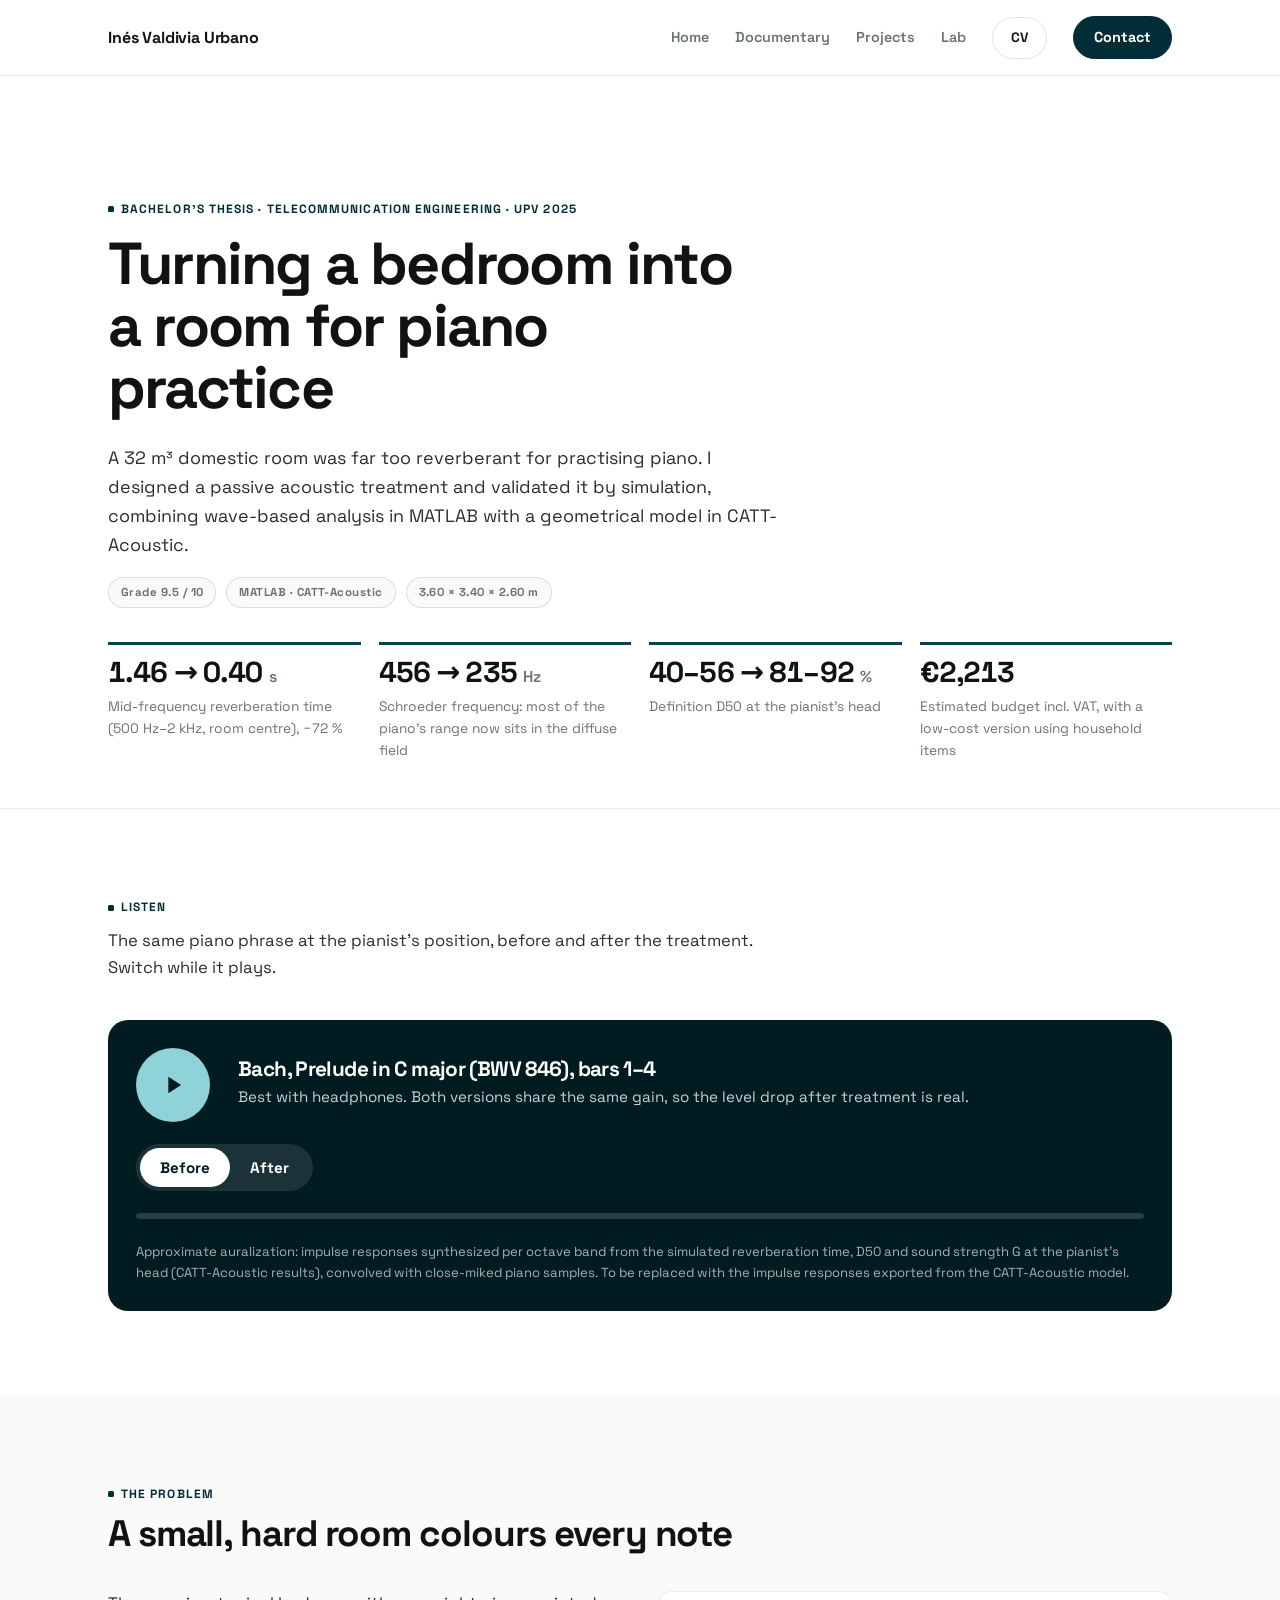
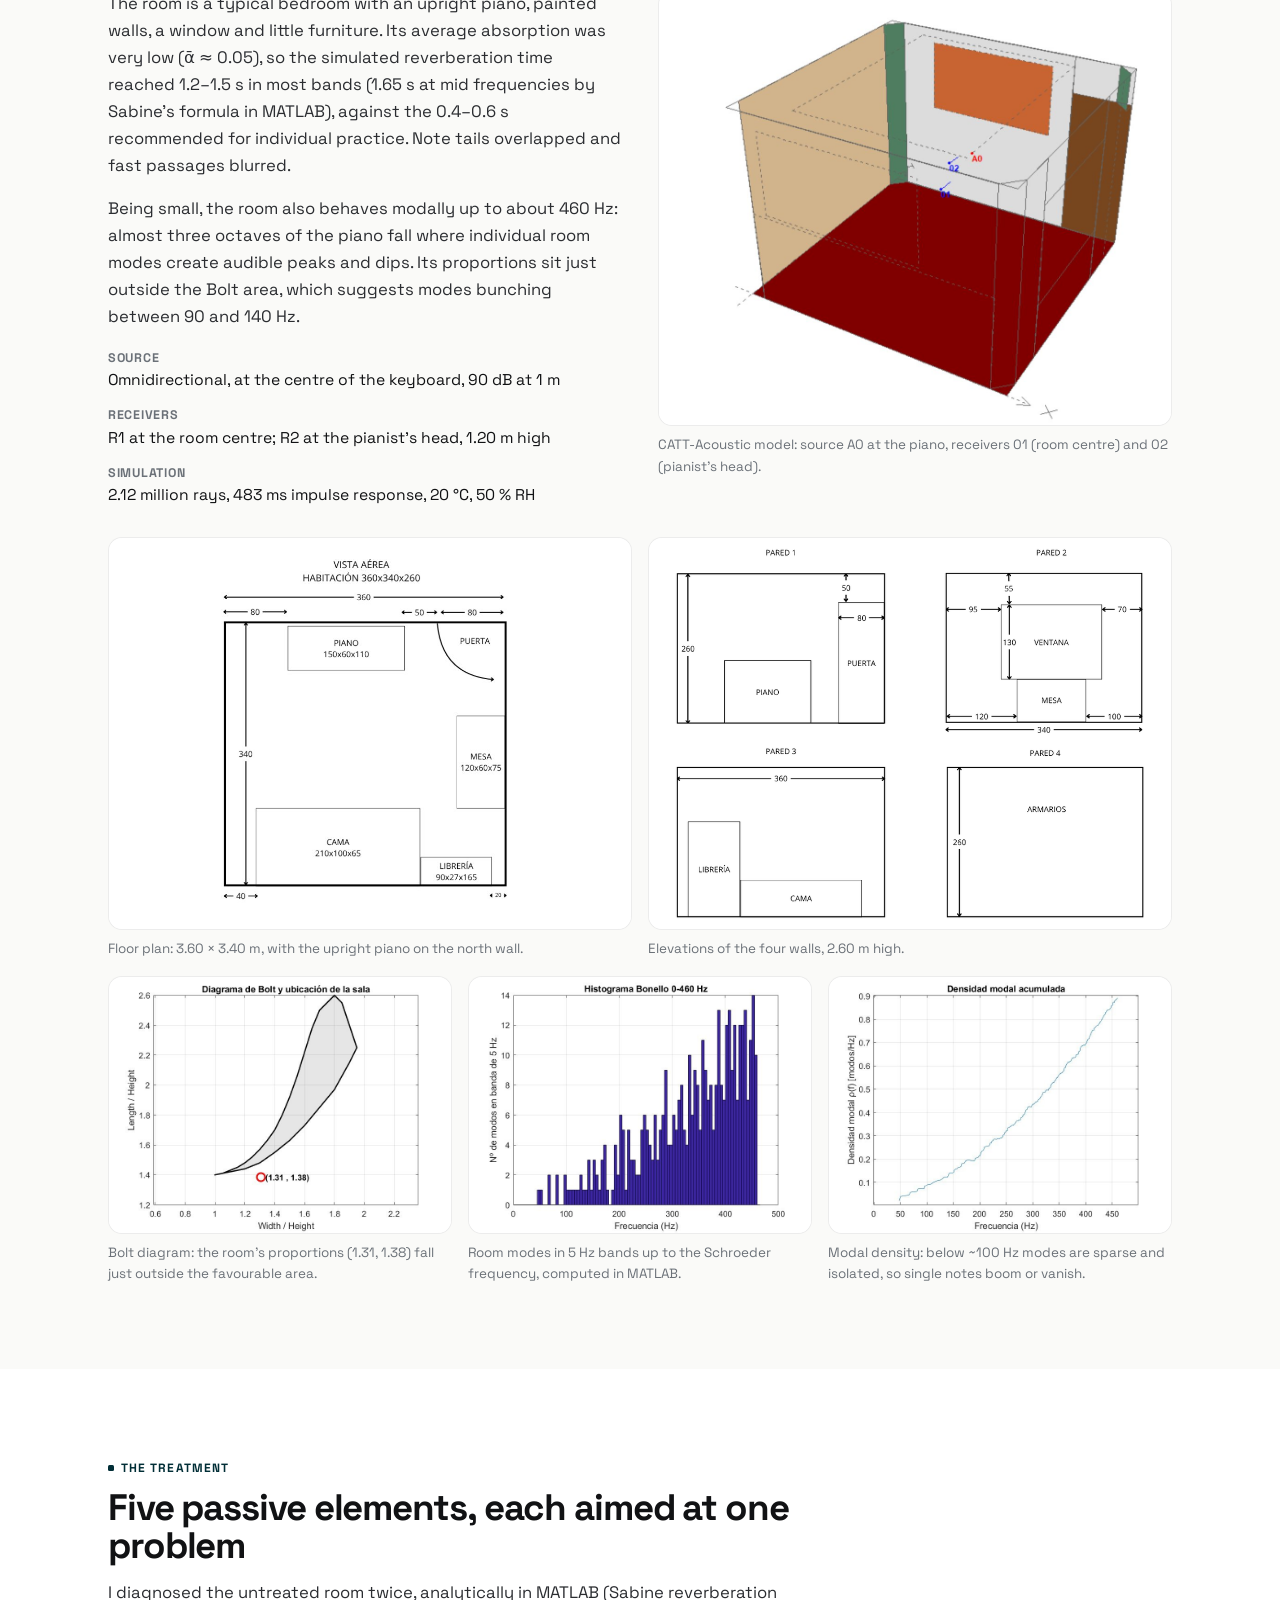
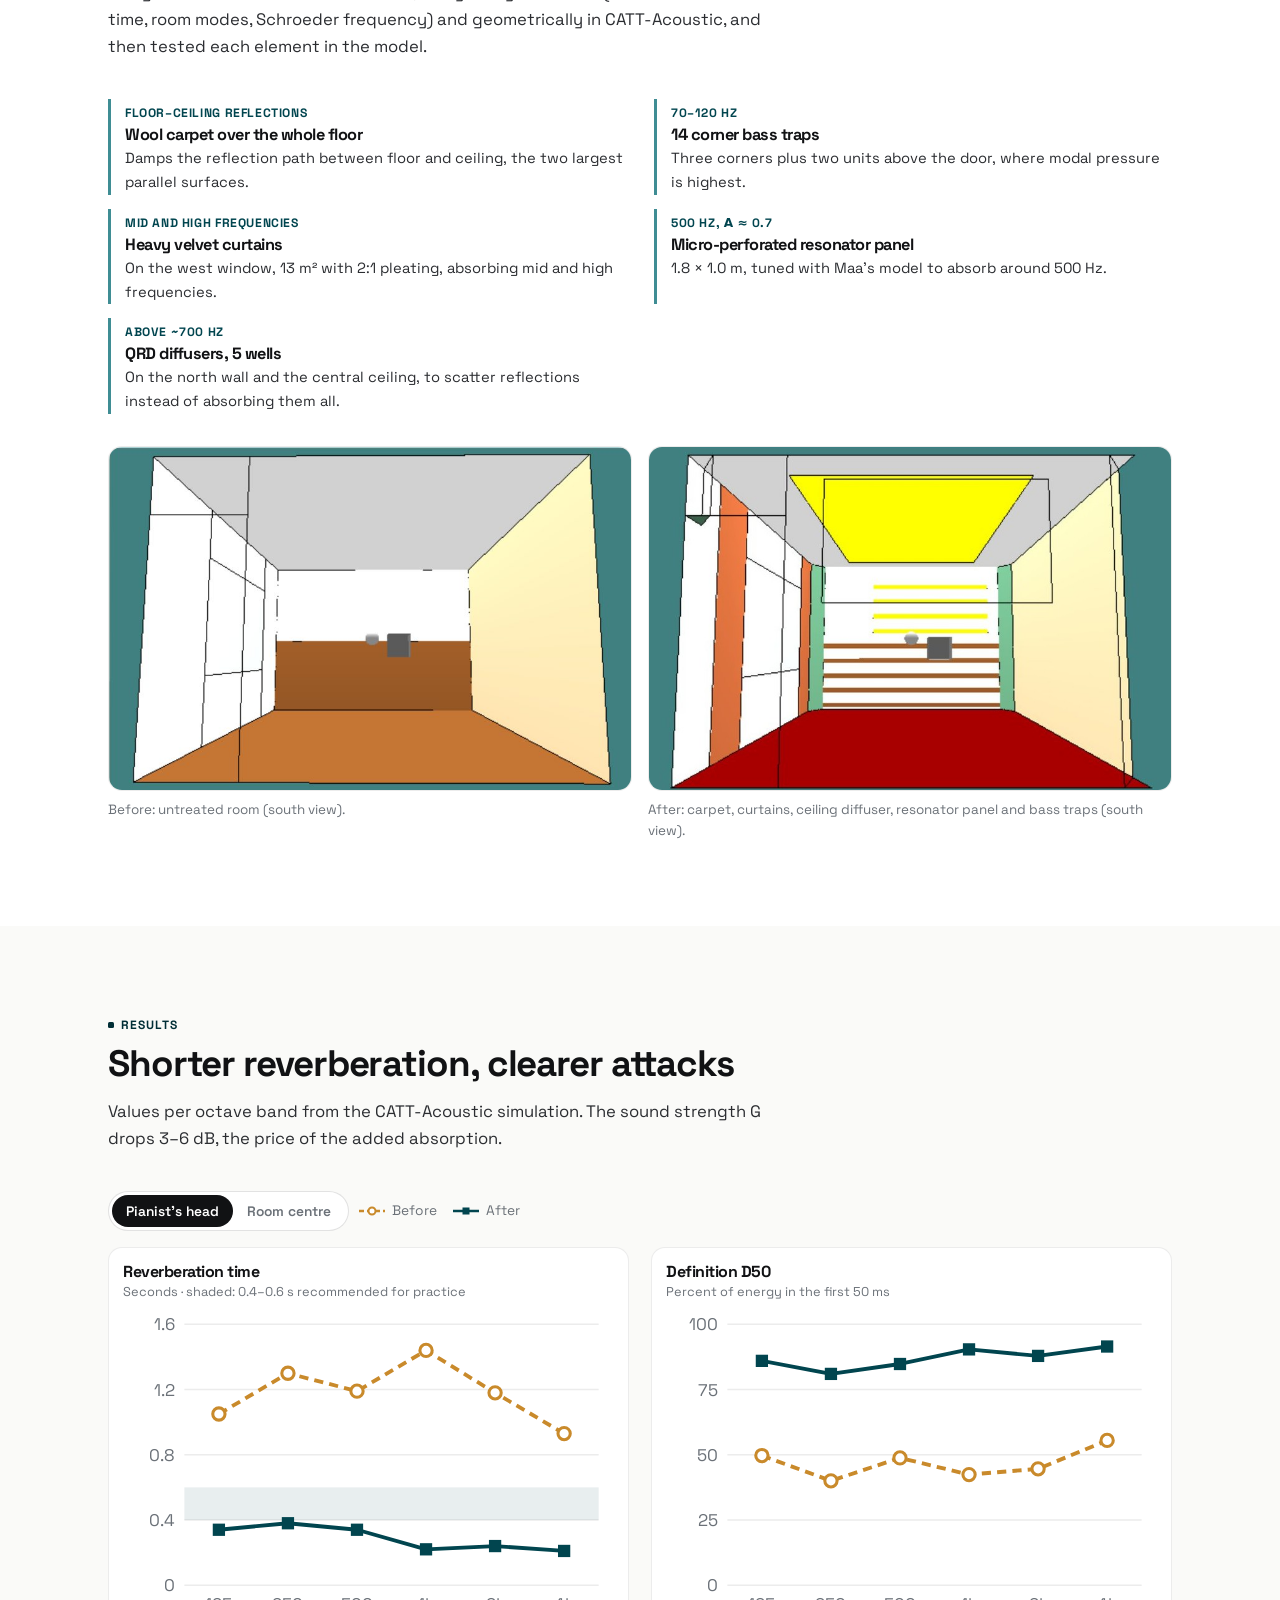
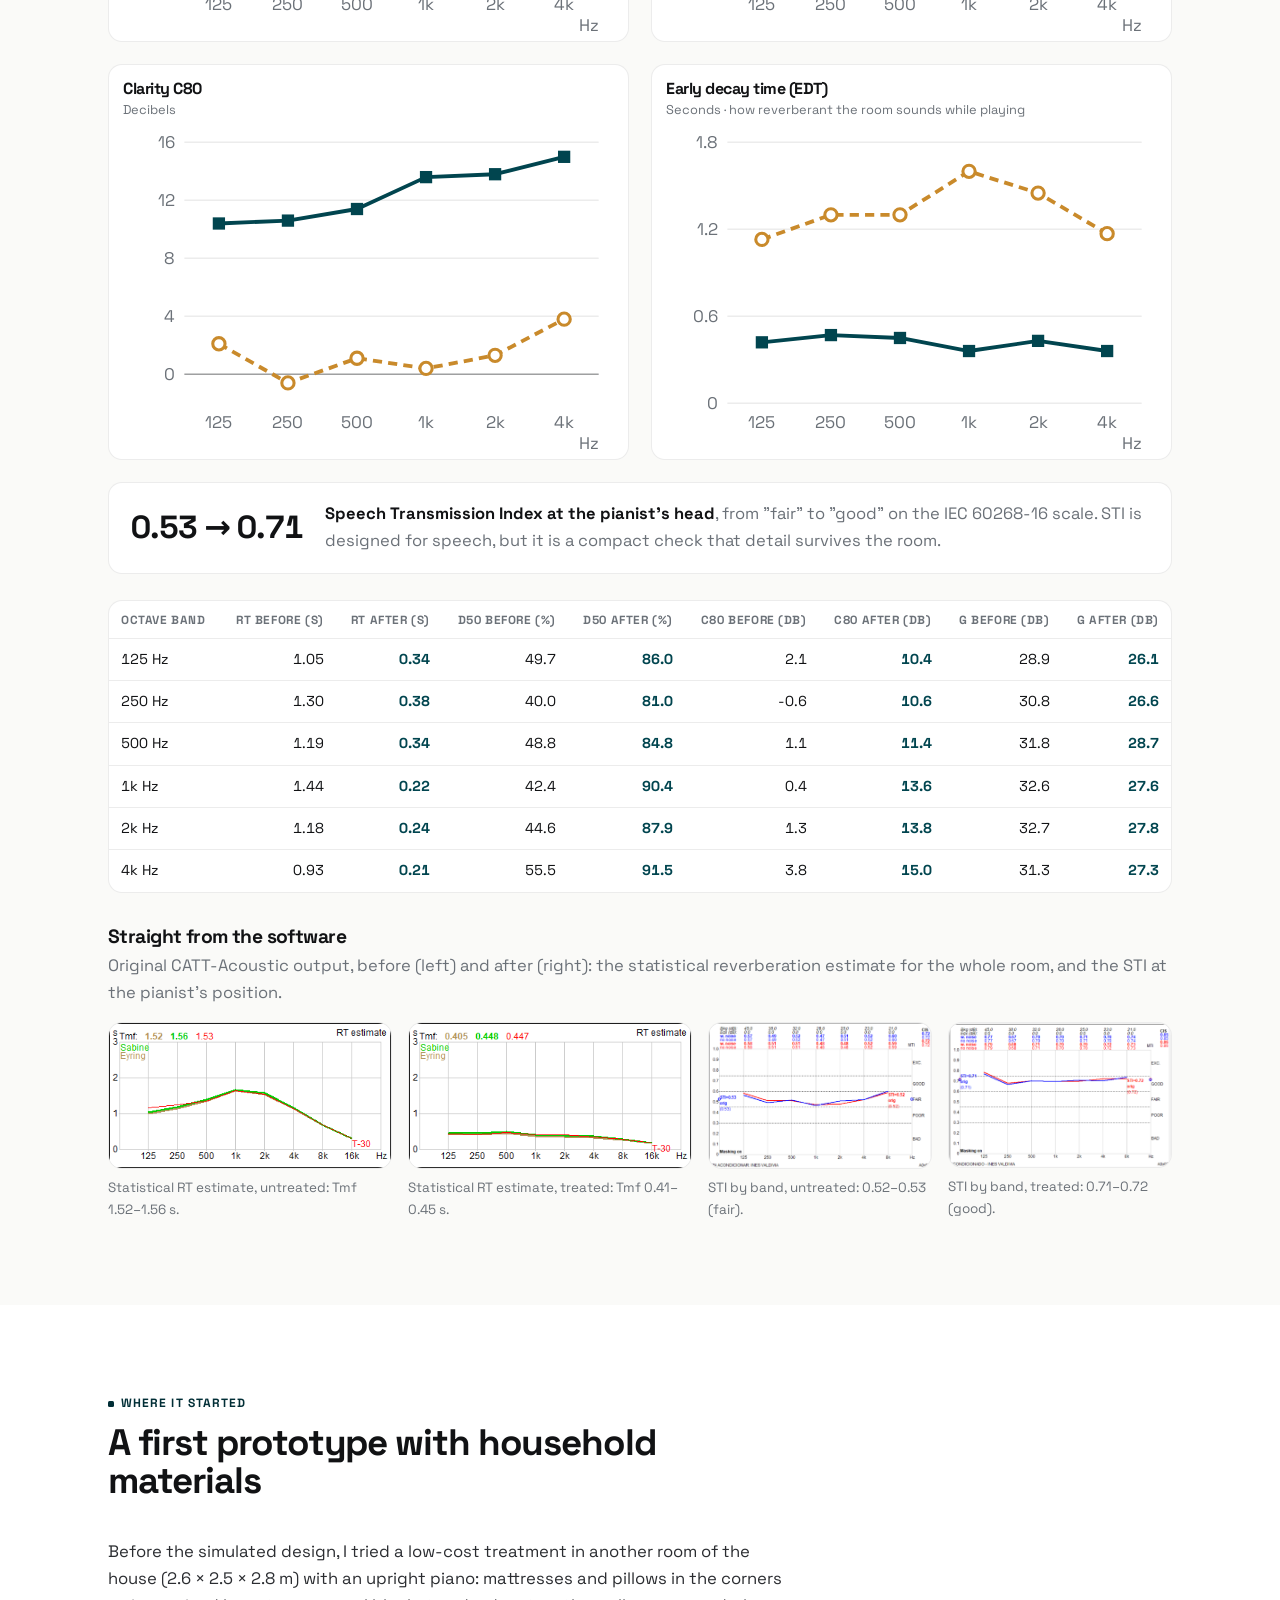
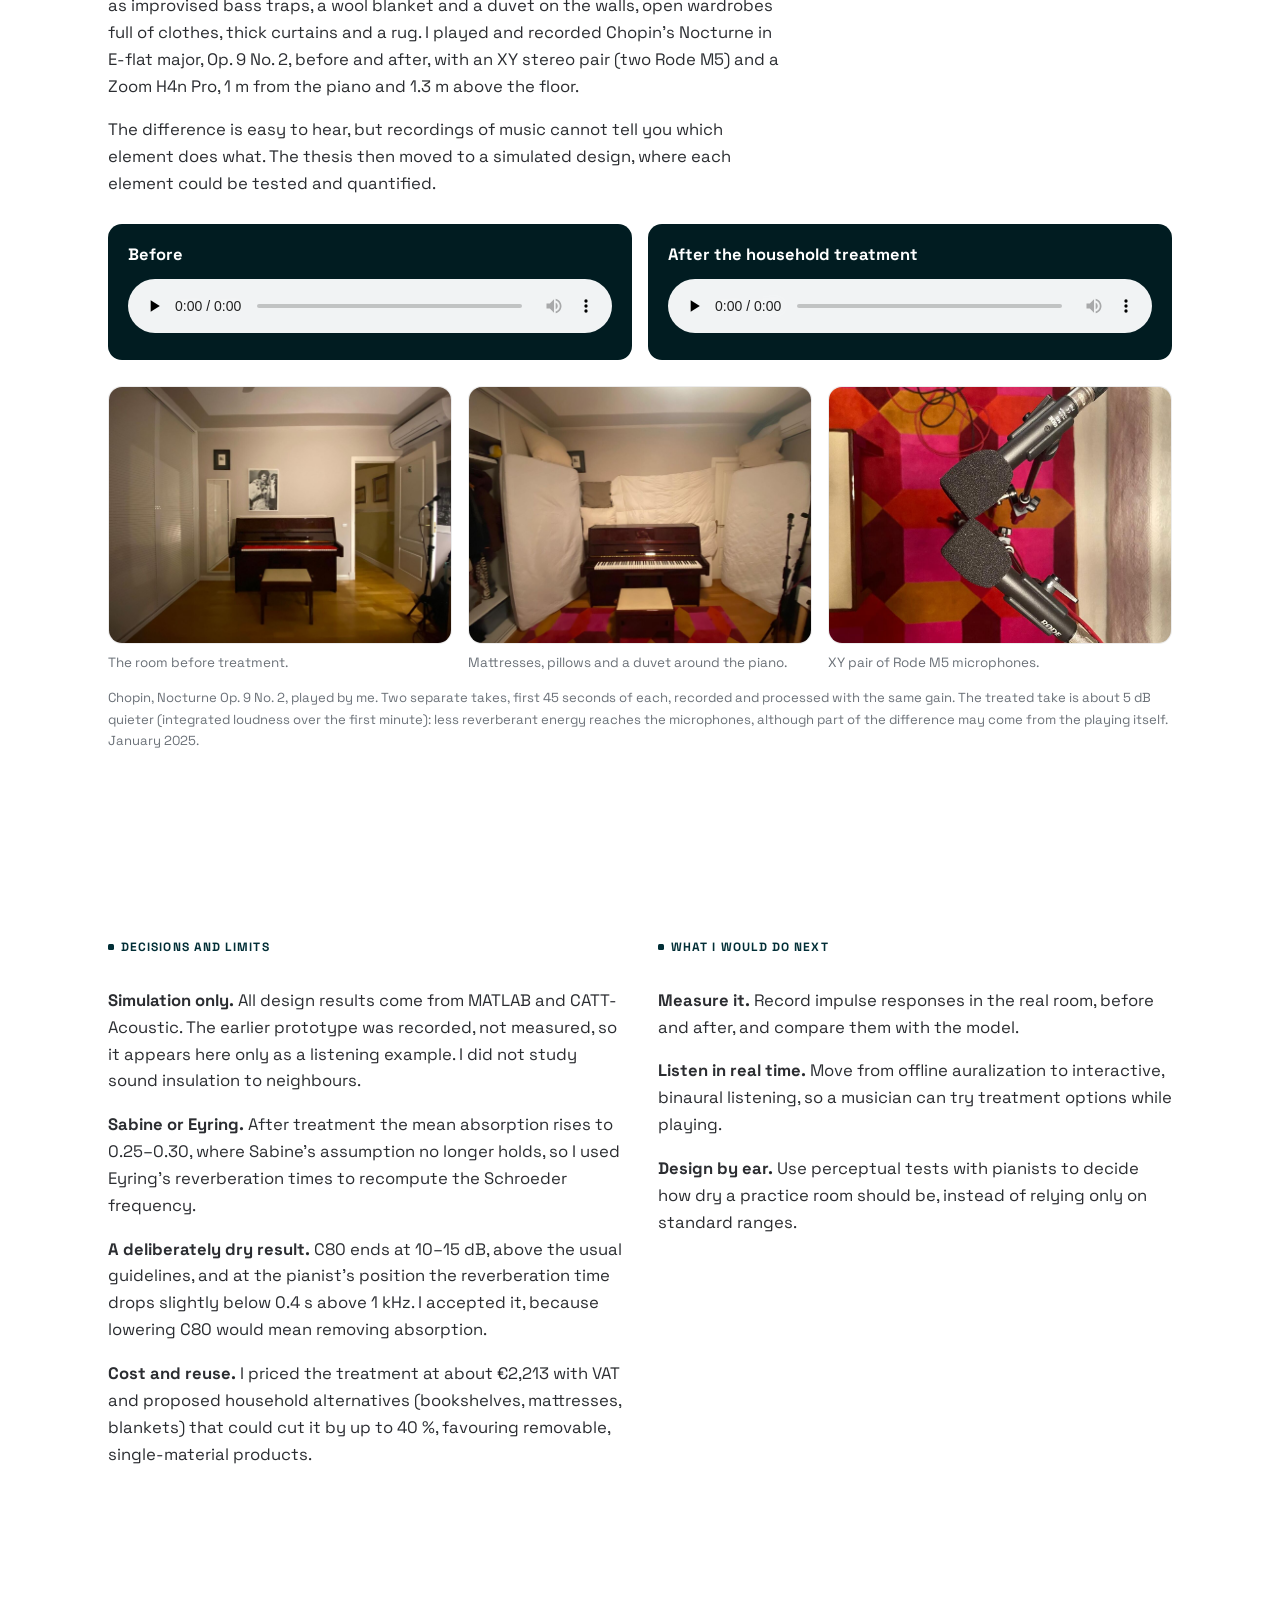
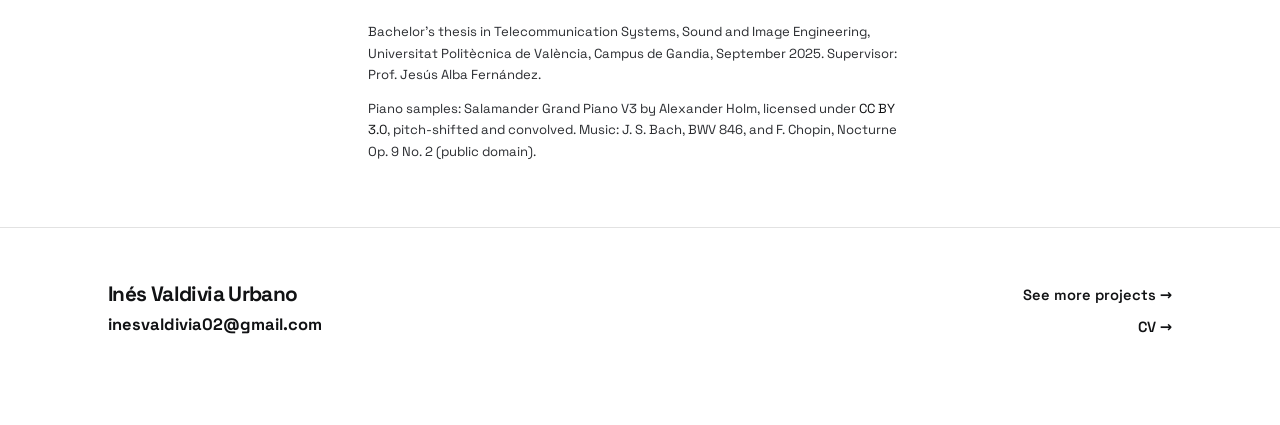
<file: en/acoustics.html>
<!DOCTYPE html>
<html lang="en">
<head>
<meta charset="UTF-8">
<meta name="viewport" content="width=device-width, initial-scale=1.0">
<title>Room Acoustics for Piano Practice - Inés Valdivia</title>
<meta name="description" content="Acoustic treatment of a domestic room for piano practice, designed and validated by simulation in MATLAB and CATT-Acoustic. Bachelor's thesis by Inés Valdivia, UPV, 2025.">
<link rel="stylesheet" href="../assets/style.css">
<style>
  .ac-hero{ padding: 118px 0 46px; border-bottom: 1px solid var(--line-soft); }
  .ac-hero h1{ font-size: clamp(2.2rem, 5vw, 3.7rem); max-width: 17ch; }
  .ac-hero .lede{ max-width: 62ch; font-size: 1.12rem; color:#2b2d31; }
  .ac-meta{ display:flex; flex-wrap:wrap; gap:10px; margin-top: 18px; }
  .ac-figures{ display:grid; grid-template-columns: repeat(4, minmax(0,1fr)); gap: 18px; margin-top: 34px; }
  .ac-fig{ border-top: 3px solid var(--accent); padding-top: 12px; min-width:0; }
  .ac-fig .num{ font-size: clamp(1.3rem, 2.4vw, 1.8rem); font-weight:700; letter-spacing:-0.03em; color: var(--ink); font-variant-numeric: tabular-nums; line-height:1.1; }
  .ac-fig .num small{ font-size: 0.55em; color: var(--ink-soft); font-weight:600; letter-spacing:0; }
  .ac-fig p{ font-size: 0.86rem; color: var(--ink-soft); margin: 6px 0 0; }

  /* A/B player */
  .ab{ background: var(--accent-darker); color:#fff; border-radius: var(--radius-lg); padding: 28px; display:grid; grid-template-columns: auto minmax(0,1fr); gap: 22px 28px; align-items:center; }
  .ab h3{ color:#fff; margin:0 0 4px; font-size:1.3rem; }
  .ab p{ color:#c7d3d5; margin:0; font-size:0.95rem; }
  .ab-play{ width:74px; height:74px; border-radius:50%; border:0; background:#8fd3d9; color: var(--accent-darker); cursor:pointer; display:grid; place-items:center; transition: transform .2s var(--ease); }
  .ab-play:hover{ transform: scale(1.05); }
  .ab-play svg{ width:28px; height:28px; }
  .ab-switch{ grid-column: 1 / -1; display:flex; flex-wrap:wrap; gap:12px; align-items:center; }
  .ab-toggle{ display:inline-flex; background: rgba(255,255,255,0.1); border-radius:999px; padding:4px; }
  .ab-toggle button{ border:0; background:transparent; color:#fff; font: 700 0.95rem var(--font); padding: 10px 20px; border-radius:999px; cursor:pointer; }
  .ab-toggle button[aria-pressed="true"]{ background:#fff; color: var(--accent-darker); }
  .ab-progress{ grid-column: 1 / -1; height:6px; background: rgba(255,255,255,0.15); border-radius:3px; overflow:hidden; }
  .ab-progress span{ display:block; height:100%; width:0; background:#8fd3d9; }
  .ab-note{ grid-column: 1 / -1; font-size:0.82rem !important; color:#9fb3b6 !important; }
  .ab-status{ font-size:0.9rem; color:#c7d3d5; min-height:1.4em; }

  .two{ display:grid; grid-template-columns: minmax(0,1fr) minmax(0,1fr); gap: 36px; align-items:start; }
  .fig{ margin:0; }
  .fig img{ border-radius: var(--radius-md); border:1px solid var(--line-soft); background:#fff; width:100%; }
  .fig figcaption{ font-size:0.84rem; color: var(--ink-soft); margin-top:8px; }
  .prose p, .prose li{ text-align:left; }
  .facts{ list-style:none; padding:0; margin: 0; display:flex; flex-direction:column; gap: 12px; }
  .facts li{ font-size: 0.98rem; }
  .facts strong{ display:block; font-size:0.78rem; letter-spacing:0.06em; text-transform:uppercase; color: var(--ink-soft); }

  /* charts */
  .chart-tools{ display:flex; flex-wrap:wrap; gap:10px; align-items:center; margin-bottom: 16px; }
  .seg{ display:inline-flex; border:1px solid var(--line); border-radius:999px; padding:3px; background:#fff; }
  .seg button{ border:0; background:transparent; font: 600 0.86rem var(--font); padding: 7px 14px; border-radius:999px; cursor:pointer; color: var(--ink-soft); }
  .seg button[aria-pressed="true"]{ background: var(--ink); color:#fff; }
  .legend{ display:flex; gap:16px; font-size:0.86rem; color: var(--ink-soft); }
  .legend span{ display:inline-flex; align-items:center; gap:7px; }
  .legend svg{ width:26px; height:10px; }
  .charts{ display:grid; grid-template-columns: repeat(2, minmax(0,1fr)); gap: 22px; }
  .sti{ display:grid; grid-template-columns: auto minmax(0,1fr); gap: 6px 22px; align-items:center; background:#fff; border:1px solid var(--line-soft); border-radius: var(--radius-md); padding: 18px 22px; margin-top: 22px; }
  .sti .num{ font-size: clamp(1.4rem, 2.6vw, 2rem); font-weight:700; letter-spacing:-0.03em; font-variant-numeric: tabular-nums; }
  .sti p{ margin:0; color: var(--ink-soft); }
  .chart{ background:#fff; border:1px solid var(--line-soft); border-radius: var(--radius-md); padding: 16px 14px 10px; min-width:0; }
  .chart h3{ font-size:1rem; margin:0 0 2px; }
  .chart p{ font-size:0.8rem; color: var(--ink-soft); margin:0 0 6px; }
  .chart svg{ width:100%; height:auto; display:block; overflow:visible; }
  .chart text{ font-family: var(--font); font-size: 11px; fill: var(--ink-soft); }

  .treat{ list-style:none; padding:0; margin:0; display:grid; grid-template-columns: repeat(2, minmax(0,1fr)); gap: 14px 28px; }
  .treat li{ border-left: 3px solid var(--accent-blue); padding-left: 14px; min-width:0; }
  .treat h3{ font-size:1.02rem; margin:0 0 4px; }
  .treat p{ font-size:0.92rem; margin:0; text-align:left !important; }
  .treat .band{ font-size:0.76rem; font-weight:700; letter-spacing:0.05em; text-transform:uppercase; color: var(--accent); }

  .table-wrap{ overflow-x:auto; border:1px solid var(--line-soft); border-radius: var(--radius-md); background:#fff; }
  table.res{ border-collapse:collapse; width:100%; min-width: 620px; font-size:0.9rem; font-variant-numeric: tabular-nums; }
  table.res th, table.res td{ padding: 9px 12px; border-bottom:1px solid var(--line-soft); text-align:right; }
  table.res th:first-child, table.res td:first-child{ text-align:left; }
  table.res thead th{ font-size:0.74rem; letter-spacing:0.05em; text-transform:uppercase; color: var(--ink-soft); font-weight:700; }
  table.res tbody tr:last-child td{ border-bottom:0; }
  table.res td.after{ color: var(--accent); font-weight:700; }

  .proto-audio{ display:grid; grid-template-columns: repeat(2, minmax(0,1fr)); gap: 16px; margin: 26px 0; }
  .proto-audio figure{ margin:0; background: var(--accent-darker); color:#fff; border-radius: var(--radius-md); padding: 18px 20px; }
  .proto-audio figcaption{ font-weight:700; margin-bottom:10px; }
  .proto-audio audio{ width:100%; }
  .gallery4{ display:grid; grid-template-columns: repeat(4, minmax(0,1fr)); gap: 16px; align-items:start; }
  @media (max-width: 900px){ .gallery4{ grid-template-columns: repeat(2, minmax(0,1fr)); } }
  .gallery3{ display:grid; grid-template-columns: repeat(3, minmax(0,1fr)); gap: 16px; }
  .gallery3 img{ aspect-ratio: 4/3; object-fit: cover; }
  @media (max-width: 760px){ .proto-audio, .gallery3{ grid-template-columns: 1fr; } }
  .gallery4.catt-row{ grid-template-columns: minmax(0,1.95fr) minmax(0,1.95fr) minmax(0,1.54fr) minmax(0,1.54fr); align-items:start; }
  @media (max-width: 900px){ .gallery4.catt-row{ grid-template-columns: repeat(2, minmax(0,1fr)); } }
  .gallery4.catt-row img{ width:100%; height:auto; }
  .gallery2{ display:grid; grid-template-columns: repeat(2, minmax(0,1fr)); gap: 16px; }
  .credits{ font-size:0.82rem; color: var(--ink-soft); max-width: 75ch; }
  .credits p{ text-align:left !important; }

  @media (max-width: 900px){
    .charts{ grid-template-columns: 1fr; }
    .ac-figures{ grid-template-columns: repeat(2, minmax(0,1fr)); }
  }
  @media (max-width: 760px){
    .two, .treat, .gallery2{ grid-template-columns: 1fr; }
    .ab{ grid-template-columns: 1fr; text-align:left; }
    .ac-hero{ padding-top: 100px; }
  }
</style>
</head>
<body class="acoustics">

<div class="cursor-dot" aria-hidden="true"></div>
<div class="cursor-ring" aria-hidden="true"></div>
<div class="scroll-progress" aria-hidden="true"></div>

<nav class="site-nav">
  <div class="wrap">
    <a class="brand" href="index.html">Inés Valdivia Urbano</a>
    <div class="nav-links">
      <a href="index.html">Home</a>
      <a href="documental.html">Documentary</a>
      <a href="proyectos.html">Projects</a>
      <a href="lab.html">Lab</a>
      <a class="nav-cv" href="../cv-en.html">CV</a>
      <a class="cta" href="mailto:inesvaldivia02@gmail.com">Contact</a>
    </div>
  </div>
</nav>

<header class="ac-hero">
  <div class="wrap">
    <span class="eyebrow">Bachelor's thesis · Telecommunication Engineering · UPV 2025</span>
    <h1>Turning a bedroom into a room for piano practice</h1>
    <p class="lede">A 32 m³ domestic room was far too reverberant for practising piano. I designed a passive acoustic treatment and validated it by simulation, combining wave-based analysis in MATLAB with a geometrical model in CATT-Acoustic.</p>
    <div class="ac-meta">
      <span class="chip">Grade 9.5 / 10</span>
      <span class="chip">MATLAB · CATT-Acoustic</span>
      <span class="chip">3.60 × 3.40 × 2.60 m</span>
    </div>
    <div class="ac-figures">
      <div class="ac-fig"><div class="num">1.46 → 0.40 <small>s</small></div><p>Mid-frequency reverberation time (500 Hz–2 kHz, room centre), −72 %</p></div>
      <div class="ac-fig"><div class="num">456 → 235 <small>Hz</small></div><p>Schroeder frequency: most of the piano's range now sits in the diffuse field</p></div>
      <div class="ac-fig"><div class="num">40–56 → 81–92 <small>%</small></div><p>Definition D50 at the pianist's head</p></div>
      <div class="ac-fig"><div class="num">€2,213</div><p>Estimated budget incl. VAT, with a low-cost version using household items</p></div>
    </div>
  </div>
</header>

<section id="listen">
  <div class="wrap">
    <div class="section-head">
      <h2 class="kicker">Listen</h2>
      <p class="prose-lead">The same piano phrase at the pianist's position, before and after the treatment. Switch while it plays.</p>
    </div>
    <div class="ab" id="ab">
      <button class="ab-play" id="abPlay" type="button" aria-label="Play">
        <svg viewBox="0 0 24 24" aria-hidden="true"><path id="abIcon" fill="currentColor" d="M8 5v14l11-7z"/></svg>
      </button>
      <div>
        <h3>Bach, Prelude in C major (BWV 846), bars 1–4</h3>
        <p class="ab-status" id="abStatus">Best with headphones. Both versions share the same gain, so the level drop after treatment is real.</p>
      </div>
      <div class="ab-switch">
        <div class="ab-toggle" role="group" aria-label="Room state">
          <button type="button" id="abBefore" aria-pressed="true">Before</button>
          <button type="button" id="abAfter" aria-pressed="false">After</button>
        </div>
      </div>
      <div class="ab-progress" aria-hidden="true"><span id="abBar"></span></div>
      <p class="ab-note">Approximate auralization: impulse responses synthesized per octave band from the simulated reverberation time, D50 and sound strength G at the pianist's head (CATT-Acoustic results), convolved with close-miked piano samples. To be replaced with the impulse responses exported from the CATT-Acoustic model.</p>
    </div>
  </div>
</section>

<section class="alt" id="problem">
  <div class="wrap">
    <div class="section-head">
      <h2 class="kicker">The problem</h2>
      <h2>A small, hard room colours every note</h2>
    </div>
    <div class="two">
      <div class="prose">
        <p>The room is a typical bedroom with an upright piano, painted walls, a window and little furniture. Its average absorption was very low (ᾱ ≈ 0.05), so the simulated reverberation time reached 1.2–1.5 s in most bands (1.65 s at mid frequencies by Sabine's formula in MATLAB), against the 0.4–0.6 s recommended for individual practice. Note tails overlapped and fast passages blurred.</p>
        <p>Being small, the room also behaves modally up to about 460 Hz: almost three octaves of the piano fall where individual room modes create audible peaks and dips. Its proportions sit just outside the Bolt area, which suggests modes bunching between 90 and 140 Hz.</p>
        <ul class="facts">
          <li><strong>Source</strong>Omnidirectional, at the centre of the keyboard, 90 dB at 1 m</li>
          <li><strong>Receivers</strong>R1 at the room centre; R2 at the pianist's head, 1.20 m high</li>
          <li><strong>Simulation</strong>2.12 million rays, 483 ms impulse response, 20 °C, 50 % RH</li>
        </ul>
      </div>
      <div style="display:flex;flex-direction:column;gap:18px;min-width:0">
        <figure class="fig"><img src="../assets/acoustics/model-3d.jpg" alt="CATT-Acoustic 3D model of the room with source A0 and receivers 01 and 02" loading="lazy"><figcaption>CATT-Acoustic model: source A0 at the piano, receivers 01 (room centre) and 02 (pianist's head).</figcaption></figure>
      </div>
    </div>
    <div class="gallery2" style="margin-top:28px">
      <figure class="fig"><img src="../assets/acoustics/plan.jpg" alt="Floor plan of the room with piano, bed, desk and bookcase" loading="lazy"><figcaption>Floor plan: 3.60 × 3.40 m, with the upright piano on the north wall.</figcaption></figure>
      <figure class="fig"><img src="../assets/acoustics/elevations.png" alt="Elevations of the four walls showing the piano, door, window, desk, bookcase, bed and wardrobes" loading="lazy"><figcaption>Elevations of the four walls, 2.60 m high.</figcaption></figure>
    </div>
    <div class="gallery3" style="margin-top:16px">
      <figure class="fig"><img src="../assets/acoustics/bolt.jpg" alt="Bolt diagram showing the room's proportions just outside the favourable area" loading="lazy"><figcaption>Bolt diagram: the room's proportions (1.31, 1.38) fall just outside the favourable area.</figcaption></figure>
      <figure class="fig"><img src="../assets/acoustics/modes.jpg" alt="Histogram of room modes in 5 Hz bands from 0 to 460 Hz" loading="lazy"><figcaption>Room modes in 5 Hz bands up to the Schroeder frequency, computed in MATLAB.</figcaption></figure>
      <figure class="fig"><img src="../assets/acoustics/modal-density.jpg" alt="Cumulative modal density rising with frequency up to 460 Hz" loading="lazy"><figcaption>Modal density: below ~100 Hz modes are sparse and isolated, so single notes boom or vanish.</figcaption></figure>
    </div>
  </div>
</section>

<section id="treatment">
  <div class="wrap">
    <div class="section-head">
      <h2 class="kicker">The treatment</h2>
      <h2>Five passive elements, each aimed at one problem</h2>
      <p class="prose-lead">I diagnosed the untreated room twice, analytically in MATLAB (Sabine reverberation time, room modes, Schroeder frequency) and geometrically in CATT-Acoustic, and then tested each element in the model.</p>
    </div>
    <ul class="treat">
      <li><span class="band">Floor–ceiling reflections</span><h3>Wool carpet over the whole floor</h3><p>Damps the reflection path between floor and ceiling, the two largest parallel surfaces.</p></li>
      <li><span class="band">70–120 Hz</span><h3>14 corner bass traps</h3><p>Three corners plus two units above the door, where modal pressure is highest.</p></li>
      <li><span class="band">Mid and high frequencies</span><h3>Heavy velvet curtains</h3><p>On the west window, 13 m² with 2:1 pleating, absorbing mid and high frequencies.</p></li>
      <li><span class="band">500 Hz, α ≈ 0.7</span><h3>Micro-perforated resonator panel</h3><p>1.8 × 1.0 m, tuned with Maa's model to absorb around 500 Hz.</p></li>
      <li><span class="band">Above ~700 Hz</span><h3>QRD diffusers, 5 wells</h3><p>On the north wall and the central ceiling, to scatter reflections instead of absorbing them all.</p></li>
    </ul>
    <div class="gallery2" style="margin-top:32px">
      <figure class="fig"><img src="../assets/acoustics/before-south.jpg" alt="CATT-Acoustic render of the untreated room, south view" loading="lazy"><figcaption>Before: untreated room (south view).</figcaption></figure>
      <figure class="fig"><img src="../assets/acoustics/after-south.jpg" alt="CATT-Acoustic render of the treated room with carpet, curtains, diffusers and panels" loading="lazy"><figcaption>After: carpet, curtains, ceiling diffuser, resonator panel and bass traps (south view).</figcaption></figure>
    </div>
  </div>
</section>

<section class="alt" id="results">
  <div class="wrap">
    <div class="section-head">
      <h2 class="kicker">Results</h2>
      <h2>Shorter reverberation, clearer attacks</h2>
      <p class="prose-lead">Values per octave band from the CATT-Acoustic simulation. The sound strength G drops 3–6 dB, the price of the added absorption.</p>
    </div>
    <div class="chart-tools">
      <div class="seg" role="group" aria-label="Receiver">
        <button type="button" data-rx="r2" aria-pressed="true">Pianist's head</button>
        <button type="button" data-rx="r1" aria-pressed="false">Room centre</button>
      </div>
      <div class="legend">
        <span><svg viewBox="0 0 26 10" aria-hidden="true"><line x1="0" y1="5" x2="26" y2="5" stroke="#c98a2b" stroke-width="2.5" stroke-dasharray="5 3"/><circle cx="13" cy="5" r="3.5" fill="#fff" stroke="#c98a2b" stroke-width="2"/></svg>Before</span>
        <span><svg viewBox="0 0 26 10" aria-hidden="true"><line x1="0" y1="5" x2="26" y2="5" stroke="#01454f" stroke-width="2.5"/><rect x="9.5" y="1.5" width="7" height="7" fill="#01454f"/></svg>After</span>
      </div>
    </div>
    <div class="charts">
      <div class="chart"><h3>Reverberation time</h3><p>Seconds · shaded: 0.4–0.6 s recommended for practice</p><svg id="chRT" viewBox="0 0 320 210" role="img" aria-label="Reverberation time by octave band, before and after"></svg></div>
      <div class="chart"><h3>Definition D50</h3><p>Percent of energy in the first 50 ms</p><svg id="chD50" viewBox="0 0 320 210" role="img" aria-label="D50 by octave band, before and after"></svg></div>
      <div class="chart"><h3>Clarity C80</h3><p>Decibels</p><svg id="chC80" viewBox="0 0 320 210" role="img" aria-label="C80 by octave band, before and after"></svg></div>
      <div class="chart"><h3>Early decay time (EDT)</h3><p>Seconds · how reverberant the room sounds while playing</p><svg id="chEDT" viewBox="0 0 320 210" role="img" aria-label="Early decay time by octave band, before and after"></svg></div>
    </div>
    <div class="sti">
      <div class="num">0.53 → 0.71</div>
      <p><strong style="color:var(--ink)">Speech Transmission Index at the pianist's head</strong>, from "fair" to "good" on the IEC 60268-16 scale. STI is designed for speech, but it is a compact check that detail survives the room.</p>
    </div>
    <div style="margin-top:26px" class="table-wrap">
      <table class="res" id="resTable">
        <thead><tr><th>Octave band</th><th>RT before (s)</th><th>RT after (s)</th><th>D50 before (%)</th><th>D50 after (%)</th><th>C80 before (dB)</th><th>C80 after (dB)</th><th>G before (dB)</th><th>G after (dB)</th></tr></thead>
        <tbody></tbody>
      </table>
    </div>
    <h3 style="margin:34px 0 6px">Straight from the software</h3>
    <p style="margin:0 0 16px;color:var(--ink-soft)">Original CATT-Acoustic output, before (left) and after (right): the statistical reverberation estimate for the whole room, and the STI at the pianist's position.</p>
    <div class="gallery4 catt-row">
      <figure class="fig"><img src="../assets/acoustics/catt-rt-before.png" alt="CATT-Acoustic statistical reverberation estimate for the untreated room, about 1.5 s at mid frequencies" loading="lazy"><figcaption>Statistical RT estimate, untreated: Tmf 1.52–1.56 s.</figcaption></figure>
      <figure class="fig"><img src="../assets/acoustics/catt-rt-after.png" alt="CATT-Acoustic statistical reverberation estimate for the treated room, about 0.4 s" loading="lazy"><figcaption>Statistical RT estimate, treated: Tmf 0.41–0.45 s.</figcaption></figure>
      <figure class="fig"><img src="../assets/acoustics/catt-sti-before.png" alt="CATT-Acoustic STI and modulation transfer index by band for the untreated room, STI about 0.53" loading="lazy"><figcaption>STI by band, untreated: 0.52–0.53 (fair).</figcaption></figure>
      <figure class="fig"><img src="../assets/acoustics/catt-sti-after.png" alt="CATT-Acoustic STI and modulation transfer index by band for the treated room, STI about 0.71" loading="lazy"><figcaption>STI by band, treated: 0.71–0.72 (good).</figcaption></figure>
    </div>
  </div>
</section>

<section id="prototype">
  <div class="wrap">
    <div class="section-head">
      <h2 class="kicker">Where it started</h2>
      <h2>A first prototype with household materials</h2>
    </div>
    <div class="prose">
      <p>Before the simulated design, I tried a low-cost treatment in another room of the house (2.6 × 2.5 × 2.8 m) with an upright piano: mattresses and pillows in the corners as improvised bass traps, a wool blanket and a duvet on the walls, open wardrobes full of clothes, thick curtains and a rug. I played and recorded Chopin's Nocturne in E-flat major, Op. 9 No. 2, before and after, with an XY stereo pair (two Rode M5) and a Zoom H4n Pro, 1 m from the piano and 1.3 m above the floor.</p>
      <p>The difference is easy to hear, but recordings of music cannot tell you which element does what. The thesis then moved to a simulated design, where each element could be tested and quantified.</p>
    </div>
    <div class="proto-audio">
      <figure><figcaption>Before</figcaption><audio controls preload="none" src="../assets/acoustics/nocturne-before.mp3"></audio></figure>
      <figure><figcaption>After the household treatment</figcaption><audio controls preload="none" src="../assets/acoustics/nocturne-after.mp3"></audio></figure>
    </div>
    <div class="gallery3">
      <figure class="fig"><img src="../assets/acoustics/room-before.jpg" alt="Upright piano in the untreated room" loading="lazy"><figcaption>The room before treatment.</figcaption></figure>
      <figure class="fig"><img src="../assets/acoustics/room-after.jpg" alt="Mattresses and pillows around the piano as improvised absorbers" loading="lazy"><figcaption>Mattresses, pillows and a duvet around the piano.</figcaption></figure>
      <figure class="fig"><img src="../assets/acoustics/mics-xy.jpg" alt="Two Rode M5 microphones in an XY pair" loading="lazy"><figcaption>XY pair of Rode M5 microphones.</figcaption></figure>
    </div>
    <p class="ab-note" style="color:var(--ink-soft)!important;margin-top:14px">Chopin, Nocturne Op. 9 No. 2, played by me. Two separate takes, first 45 seconds of each, recorded and processed with the same gain. The treated take is about 5 dB quieter (integrated loudness over the first minute): less reverberant energy reaches the microphones, although part of the difference may come from the playing itself. January 2025.</p>
  </div>
</section>

<section id="limits">
  <div class="wrap">
    <div class="two">
      <div>
        <div class="section-head" style="margin-bottom:20px">
          <h2 class="kicker">Decisions and limits</h2>
        </div>
        <div class="prose">
          <p><strong>Simulation only.</strong> All design results come from MATLAB and CATT-Acoustic. The earlier prototype was recorded, not measured, so it appears here only as a listening example. I did not study sound insulation to neighbours.</p>
          <p><strong>Sabine or Eyring.</strong> After treatment the mean absorption rises to 0.25–0.30, where Sabine's assumption no longer holds, so I used Eyring's reverberation times to recompute the Schroeder frequency.</p>
          <p><strong>A deliberately dry result.</strong> C80 ends at 10–15 dB, above the usual guidelines, and at the pianist's position the reverberation time drops slightly below 0.4 s above 1 kHz. I accepted it, because lowering C80 would mean removing absorption.</p>
          <p><strong>Cost and reuse.</strong> I priced the treatment at about €2,213 with VAT and proposed household alternatives (bookshelves, mattresses, blankets) that could cut it by up to 40 %, favouring removable, single-material products.</p>
        </div>
      </div>
      <div>
        <div class="section-head" style="margin-bottom:20px">
          <h2 class="kicker">What I would do next</h2>
        </div>
        <div class="prose">
          <p><strong>Measure it.</strong> Record impulse responses in the real room, before and after, and compare them with the model.</p>
          <p><strong>Listen in real time.</strong> Move from offline auralization to interactive, binaural listening, so a musician can try treatment options while playing.</p>
          <p><strong>Design by ear.</strong> Use perceptual tests with pianists to decide how dry a practice room should be, instead of relying only on standard ranges.</p>
        </div>
      </div>
    </div>
  </div>
</section>

<section class="tight">
  <div class="wrap credits">
    <p>Bachelor's thesis in Telecommunication Systems, Sound and Image Engineering, Universitat Politècnica de València, Campus de Gandia, September 2025. Supervisor: Prof. Jesús Alba Fernández.</p>
    <p>Piano samples: Salamander Grand Piano V3 by Alexander Holm, licensed under <a class="ext-link" href="http://creativecommons.org/licenses/by/3.0/" target="_blank" rel="noopener">CC BY 3.0</a>, pitch-shifted and convolved. Music: J. S. Bach, BWV 846, and F. Chopin, Nocturne Op. 9 No. 2 (public domain).</p>
  </div>
</section>

<footer>
  <div class="wrap">
    <div class="contact">
      <h3>Inés Valdivia Urbano</h3>
      <p><a href="mailto:inesvaldivia02@gmail.com">inesvaldivia02@gmail.com</a></p>
    </div>
    <div class="foot-links">
      <a href="proyectos.html">See more projects →</a>
      <a href="../cv-en.html">CV →</a>
    </div>
  </div>
</footer>

<script src="../assets/script.js"></script>
<script>
(function(){
  // CATT-Acoustic results, TFG Tables 4 (before) and 10 (after)
  var BANDS=["125","250","500","1k","2k","4k"];
  var D={
    r1:{ rt:[[1.24,1.32,1.43,1.52,1.43,1.08],[0.50,0.48,0.49,0.38,0.34,0.31]],
         edt:[[1.17,1.25,1.53,1.70,1.55,1.14],[0.39,0.41,0.47,0.42,0.33,0.36]],
         d50:[[26.9,39.8,42.0,42.1,42.6,48.6],[78.5,78.0,67.3,82.0,88.4,87.6]],
         c80:[[2.3,1.4,0.4,0.9,1.1,2.8],[13.3,11.4,9.9,12.0,13.6,13.1]],
         g:[[28.4,30.3,30.5,31.8,31.7,30.6],[25.8,25.1,26.4,26.6,26.1,25.0]] },
    r2:{ rt:[[1.05,1.30,1.19,1.44,1.18,0.93],[0.34,0.38,0.34,0.22,0.24,0.21]],
         edt:[[1.13,1.30,1.30,1.60,1.45,1.17],[0.42,0.47,0.45,0.36,0.43,0.36]],
         d50:[[49.7,40.0,48.8,42.4,44.6,55.5],[86.0,81.0,84.8,90.4,87.9,91.5]],
         c80:[[2.1,-0.6,1.1,0.4,1.3,3.8],[10.4,10.6,11.4,13.6,13.8,15.0]],
         g:[[28.9,30.8,31.8,32.6,32.7,31.3],[26.1,26.6,28.7,27.6,27.8,27.3]] }
  };
  var NS="http://www.w3.org/2000/svg", BEFORE="#c98a2b", AFTER="#01454f";
  function el(n,a,p){var e=document.createElementNS(NS,n);for(var k in a)e.setAttribute(k,a[k]);if(p)p.appendChild(e);return e;}
  function chart(svg,series,o){
    while(svg.firstChild)svg.removeChild(svg.firstChild);
    var L=40,R=310,T=10,B=180,W=R-L,H=B-T;
    var x=function(i){return L+W*(i+0.5)/BANDS.length;}, y=function(v){return B-H*(v-o.min)/(o.max-o.min);};
    if(o.band){el("rect",{x:L,y:y(o.band[1]),width:W,height:y(o.band[0])-y(o.band[1]),fill:"#01454f",opacity:"0.09"},svg);}
    o.ticks.forEach(function(t){el("line",{x1:L,x2:R,y1:y(t),y2:y(t),stroke:"rgba(17,18,20,0.08)"},svg);var tx=el("text",{x:L-6,y:y(t)+4,"text-anchor":"end"},svg);tx.textContent=t;});
    if(o.min<0){el("line",{x1:L,x2:R,y1:y(0),y2:y(0),stroke:"rgba(17,18,20,0.35)"},svg);}
    BANDS.forEach(function(b,i){var tx=el("text",{x:x(i),y:B+16,"text-anchor":"middle"},svg);tx.textContent=b;});
    var u=el("text",{x:R,y:B+30,"text-anchor":"end"},svg);u.textContent="Hz";
    [[series[0],BEFORE,true],[series[1],AFTER,false]].forEach(function(s){
      var d=s[0].map(function(v,i){return (i?"L":"M")+x(i)+" "+y(v);}).join(" ");
      el("path",{d:d,fill:"none",stroke:s[1],"stroke-width":"2.5","stroke-dasharray":s[2]?"6 4":"none","stroke-linejoin":"round"},svg);
      s[0].forEach(function(v,i){
        var g=s[2]?el("circle",{cx:x(i),cy:y(v),r:4,fill:"#fff",stroke:s[1],"stroke-width":"2"},svg):el("rect",{x:x(i)-4,y:y(v)-4,width:8,height:8,fill:s[1]},svg);
        var t=el("title",{},g);t.textContent=(s[2]?"Before":"After")+", "+BANDS[i]+" Hz: "+v+o.unit;
      });
    });
  }
  function render(rx){
    var d=D[rx];
    chart(document.getElementById("chRT"),d.rt,{min:0,max:1.6,ticks:[0,0.4,0.8,1.2,1.6],band:[0.4,0.6],unit:" s"});
    chart(document.getElementById("chD50"),d.d50,{min:0,max:100,ticks:[0,25,50,75,100],unit:" %"});
    chart(document.getElementById("chC80"),d.c80,{min:-2,max:16,ticks:[0,4,8,12,16],unit:" dB"});
    chart(document.getElementById("chEDT"),d.edt,{min:0,max:1.8,ticks:[0,0.6,1.2,1.8],unit:" s"});
    var tb=document.querySelector("#resTable tbody");tb.innerHTML="";
    BANDS.forEach(function(b,i){
      var tr=document.createElement("tr"),cells=[b+" Hz",d.rt[0][i].toFixed(2),d.rt[1][i].toFixed(2),d.d50[0][i].toFixed(1),d.d50[1][i].toFixed(1),d.c80[0][i].toFixed(1),d.c80[1][i].toFixed(1),d.g[0][i].toFixed(1),d.g[1][i].toFixed(1)];
      cells.forEach(function(c,k){var td=document.createElement("td");td.textContent=c;if(k>0&&k%2===0)td.className="after";tr.appendChild(td);});
      tb.appendChild(tr);
    });
  }
  document.querySelectorAll(".seg button").forEach(function(btn){
    btn.addEventListener("click",function(){document.querySelectorAll(".seg button").forEach(function(b){b.setAttribute("aria-pressed",b===btn?"true":"false");});render(btn.dataset.rx);});
  });
  render("r2");

  // A/B player: both versions play in sync; the switch crossfades between them
  var ctx,buffers=null,srcs=[],gains=[],playing=false,startAt=0,offset=0,which=0,raf;
  var playBtn=document.getElementById("abPlay"),icon=document.getElementById("abIcon"),bar=document.getElementById("abBar"),status=document.getElementById("abStatus");
  var bBefore=document.getElementById("abBefore"),bAfter=document.getElementById("abAfter");
  var FILES=["../assets/acoustics/piano-before.mp3","../assets/acoustics/piano-after.mp3"];
  function load(){
    ctx=ctx||new (window.AudioContext||window.webkitAudioContext)();
    status.textContent="Loading audio…";
    return Promise.all(FILES.map(function(f){return fetch(f).then(function(r){return r.arrayBuffer();}).then(function(a){return new Promise(function(res,rej){ctx.decodeAudioData(a,res,rej);});});}))
      .then(function(b){buffers=b;status.textContent="Playing. Switch between Before and After at any time.";});
  }
  function setIcon(p){icon.setAttribute("d",p?"M7 5h4v14H7zM13 5h4v14h-4z":"M8 5v14l11-7z");playBtn.setAttribute("aria-label",p?"Pause":"Play");}
  function start(){
    srcs=[];gains=[];
    buffers.forEach(function(buf,i){var s=ctx.createBufferSource(),g=ctx.createGain();s.buffer=buf;g.gain.value=(i===which)?1:0;s.connect(g).connect(ctx.destination);srcs.push(s);gains.push(g);});
    startAt=ctx.currentTime-offset;srcs.forEach(function(s){s.start(0,offset);});
    srcs[0].onended=function(){if(playing&&ctx.currentTime-startAt>=buffers[0].duration-0.05){stop(true);}};
    playing=true;setIcon(true);tick();
  }
  function stop(ended){
    srcs.forEach(function(s){try{s.onended=null;s.stop();}catch(e){}});
    offset=ended?0:ctx.currentTime-startAt;playing=false;setIcon(false);cancelAnimationFrame(raf);
    if(ended){bar.style.width="0";}
  }
  function tick(){var d=buffers[0].duration;bar.style.width=Math.min(100,100*(ctx.currentTime-startAt)/d)+"%";raf=requestAnimationFrame(tick);}
  playBtn.addEventListener("click",function(){
    if(!buffers){load().then(start).catch(function(){status.textContent="The audio could not be loaded. Please try again.";});return;}
    if(ctx.state==="suspended")ctx.resume();
    playing?stop(false):start();
  });
  function choose(i){
    which=i;bBefore.setAttribute("aria-pressed",i===0?"true":"false");bAfter.setAttribute("aria-pressed",i===1?"true":"false");
    if(playing){var t=ctx.currentTime;gains.forEach(function(g,k){g.gain.cancelScheduledValues(t);g.gain.setValueAtTime(g.gain.value,t);g.gain.linearRampToValueAtTime(k===i?1:0,t+0.04);});}
  }
  bBefore.addEventListener("click",function(){choose(0);});
  bAfter.addEventListener("click",function(){choose(1);});
})();
</script>
</body>
</html>
</file>
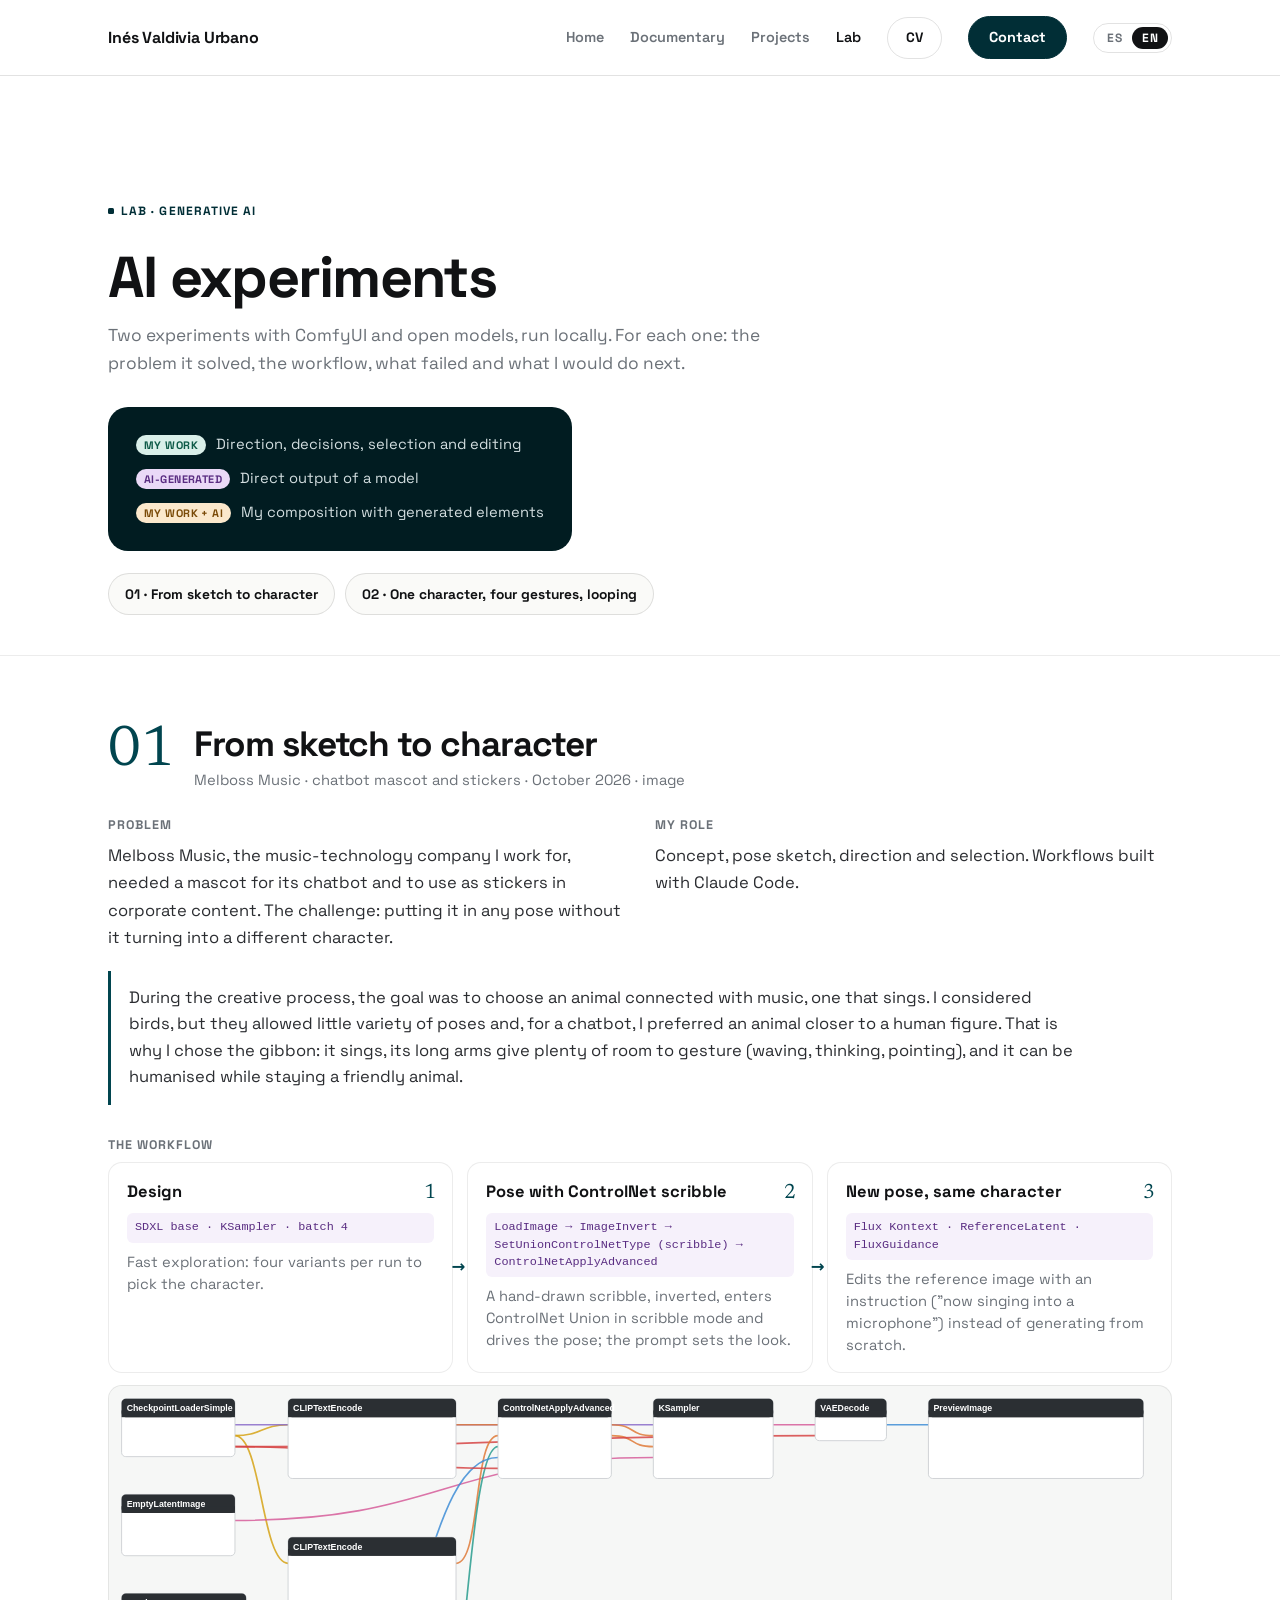
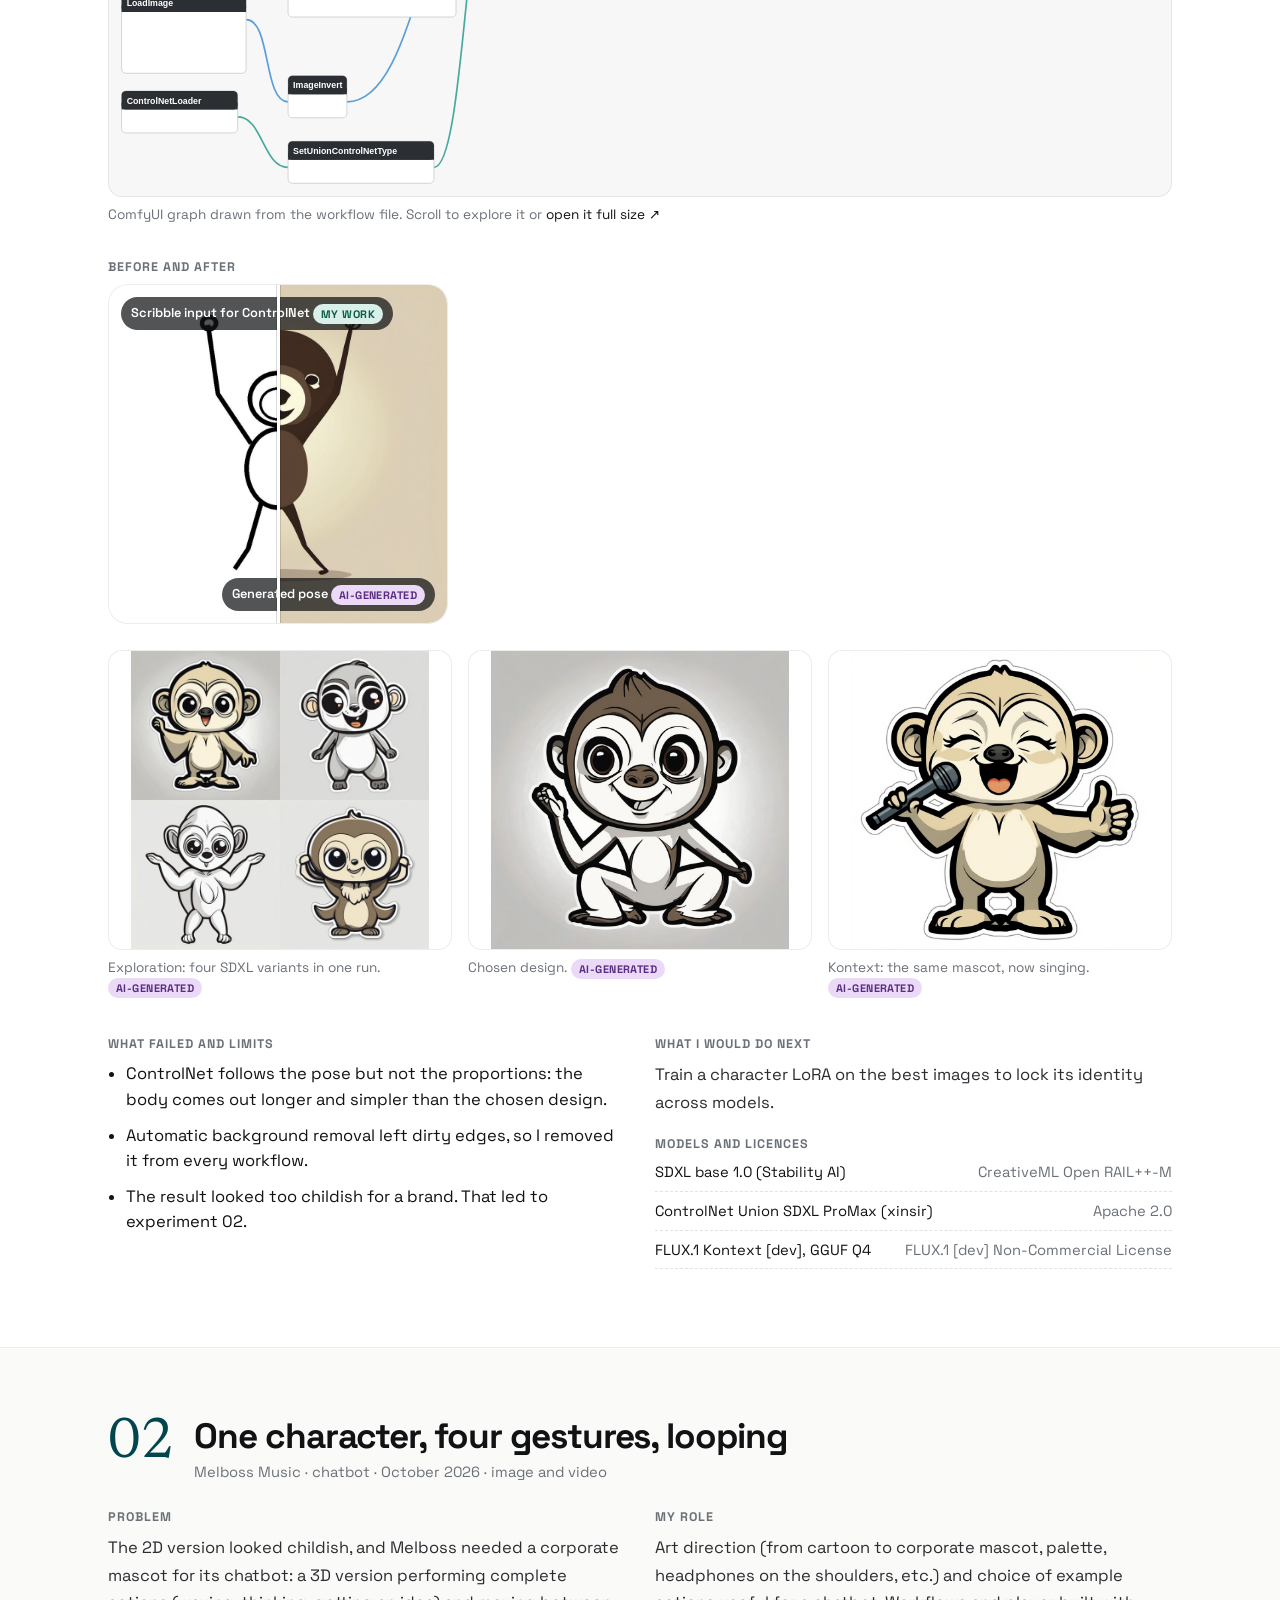
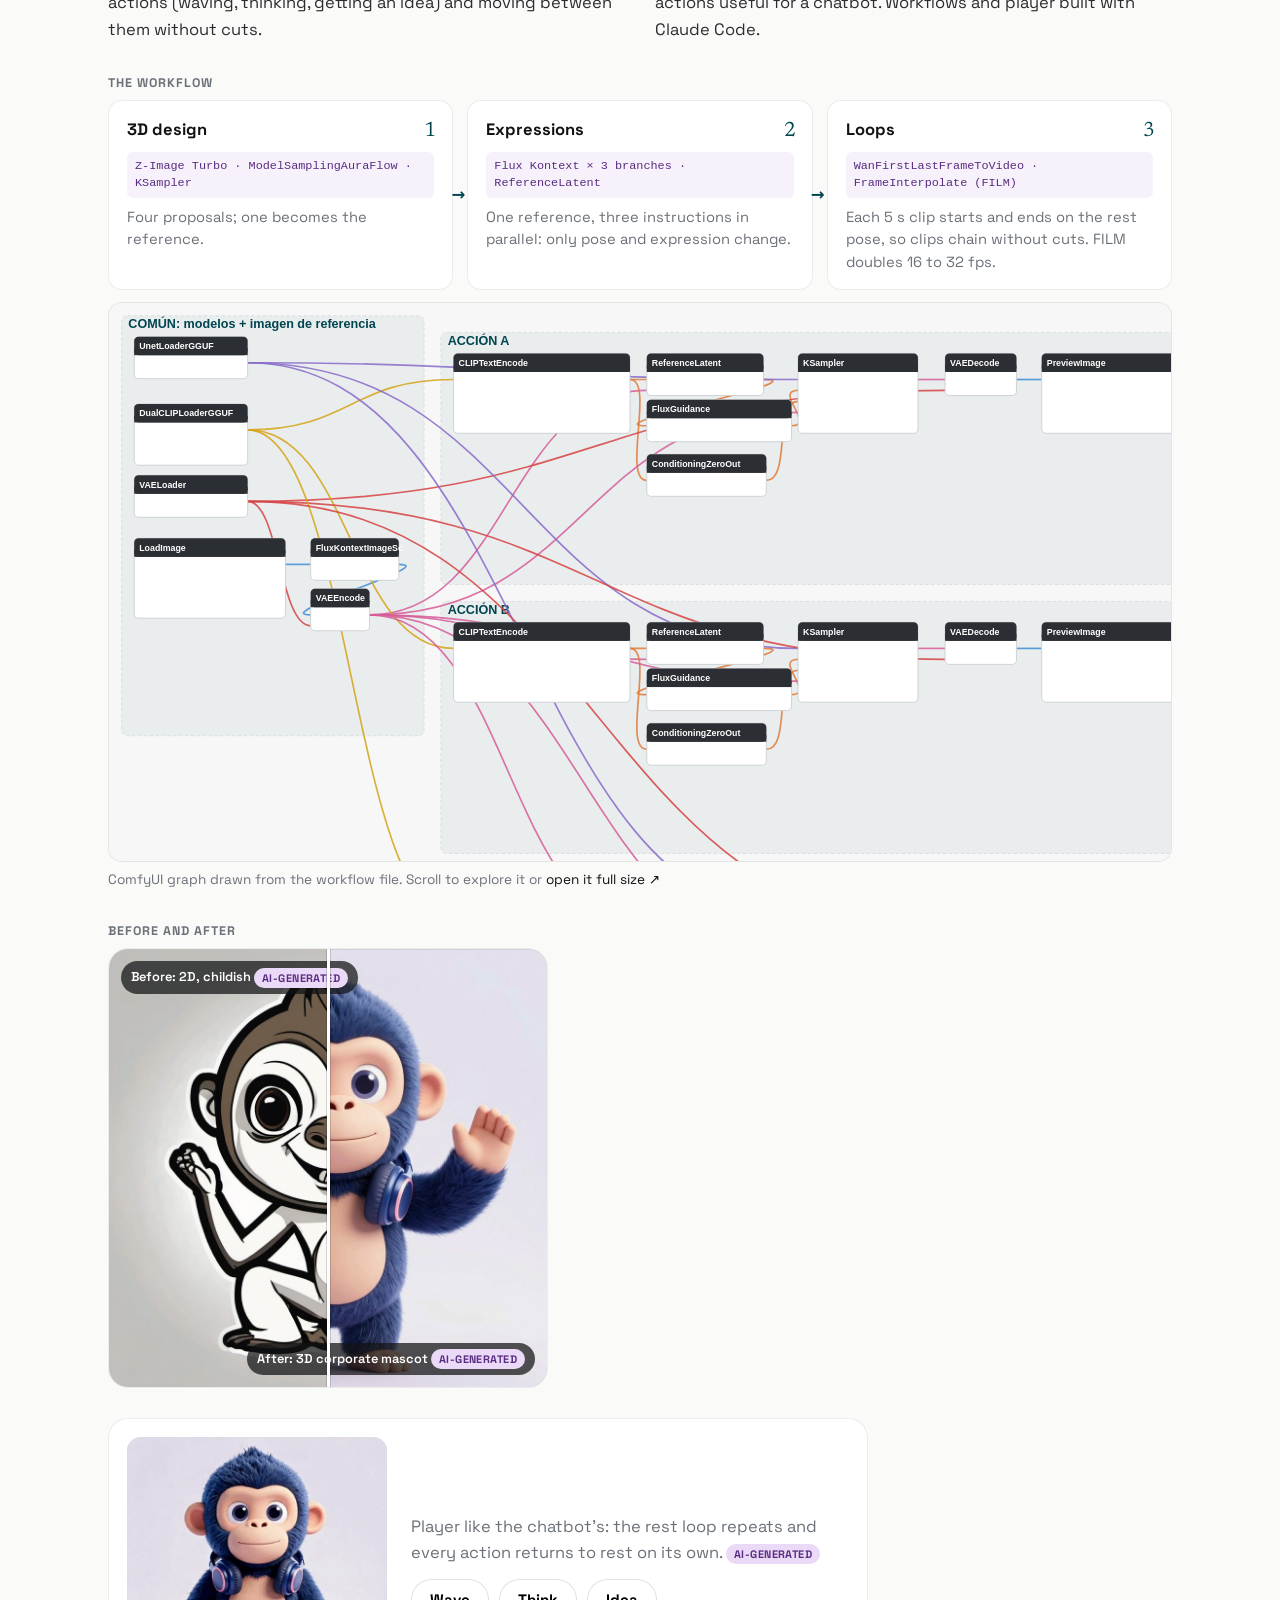
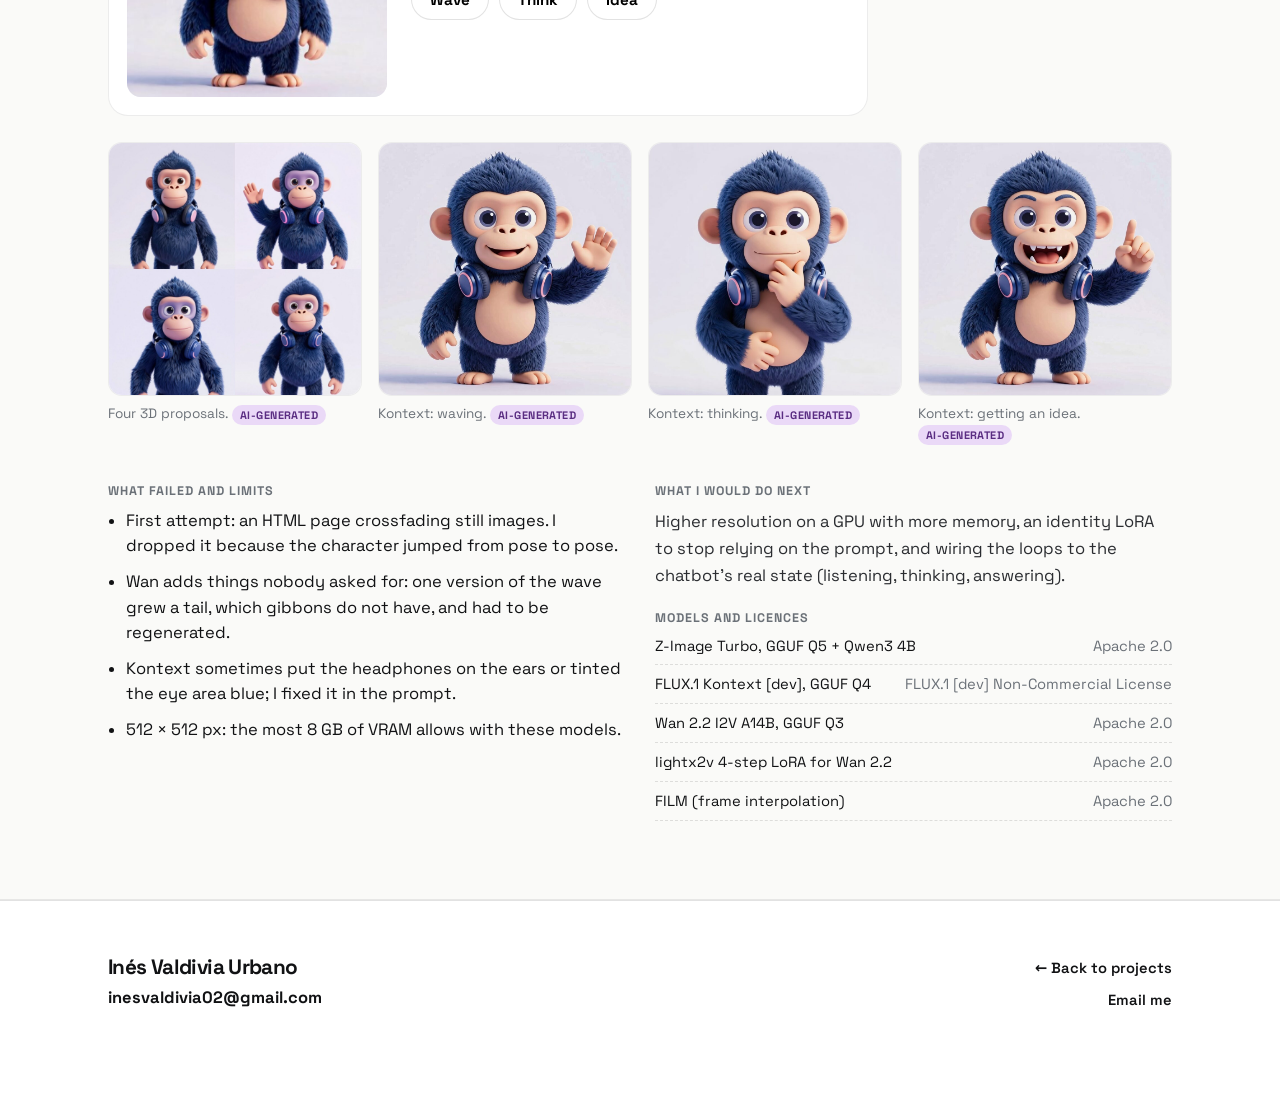
<file: en/lab.html>
<!DOCTYPE html>
<html lang="en">
<head>
<meta charset="UTF-8">
<meta name="viewport" content="width=device-width, initial-scale=1.0">
<title>Lab · AI experiments - Inés Valdivia</title>
<meta name="description" content="Two generative AI experiments in ComfyUI: problem, workflow, before and after, limits and models.">
<link rel="stylesheet" href="../assets/style.css">
<style>
  .lab-hero{ padding: 120px 0 40px; border-bottom:1px solid var(--line-soft); }
  .lab-hero h1{ font-size: clamp(2.2rem,5vw,3.6rem); margin: 12px 0 14px; }
  .lab-hero .lede{ max-width: 62ch; font-size: 1.08rem; color: var(--ink-soft); }
  .how{ margin-top: 30px; display:block; width:fit-content; max-width:100%; background: var(--accent-darker); color:#fff; border-radius: var(--radius-lg); padding: 26px 28px; }
  .how h2{ color:#fff; font-size:1.15rem; margin:0 0 8px; }
  .how p{ margin:0; color:#d3dee0; line-height:1.6; }
  .how ul{ list-style:none; margin:0; padding:0; display:flex; flex-direction:column; gap:10px; }
  .how li{ display:flex; gap:10px; align-items:center; color:#d3dee0; font-size:.92rem; }
  .graph + .lab-k{ margin-top: 36px; }
  .lab-toc{ display:flex; flex-wrap:wrap; gap:10px; margin-top: 22px; }
  @media (max-width: 640px){ .lab-toc{ grid-template-columns: 1fr; } }
  .badge{ display:inline-block; font: 700 .68rem var(--font); letter-spacing:.04em; text-transform:uppercase; padding: 3px 8px; border-radius: 999px; vertical-align: middle; white-space:nowrap; }
  .b-ai{ background:#ead9f7; color:#5a2d82; } .b-me{ background:#d9efe9; color:#0d5a47; } .b-mix{ background:#fbe8cc; color:#7a4a08; } .b-ref{ background:#e6e8ea; color:#3b4148; }
  .exp{ padding: 70px 0; border-bottom: 1px solid var(--line-soft); }
  .exp:nth-of-type(even){ background: var(--paper); }
  .exp-head{ display:flex; gap: 20px; align-items:flex-start; margin-bottom: 26px; }
  .exp-num{ font-family: var(--font-serif); font-size: clamp(2.4rem,5vw,3.6rem); line-height:.9; color: var(--accent); }
  .exp-head h2{ font-size: clamp(1.5rem,3vw,2.2rem); margin:0 0 6px; }
  .exp-meta{ margin:0; color: var(--ink-soft); font-size:.92rem; }
  .exp-intro{ display:grid; grid-template-columns: repeat(2,minmax(0,1fr)); gap: 30px; margin-bottom: 34px; }
  .exp-intro p, .exp-foot p{ margin:0; line-height:1.65; }
  .lab-k{ font-size:.78rem; letter-spacing:.08em; text-transform:uppercase; color: var(--ink-soft); margin: 0 0 10px; }
  .flow{ list-style:none; padding:0; margin:0 0 12px; display:grid; grid-template-columns: repeat(3,minmax(0,1fr)); gap: 14px; counter-reset: f; }
  .flow li{ position:relative; background:#fff; border:1px solid var(--line-soft); border-radius: var(--radius-md); padding: 16px 18px; counter-increment: f; }
  .flow li::before{ content: counter(f); position:absolute; top:14px; right:16px; font-family: var(--font-serif); color: var(--accent); font-size:1.3rem; }
  .flow li:not(:last-child)::after{ content:"→"; position:absolute; right:-13px; top:50%; transform:translateY(-50%); color: var(--accent); font-weight:700; z-index:1; }
  .flow strong{ display:block; margin-bottom:8px; padding-right:24px; }
  .flow code{ display:block; font-size:.74rem; line-height:1.45; color:#5a2d82; background:#f6f1fb; border-radius:6px; padding:6px 8px; margin-bottom:8px; word-break: break-word; }
  .flow p{ margin:0; font-size:.92rem; color: var(--ink-soft); line-height:1.5; }
  .flow-note{ color: var(--ink-soft); font-size:.92rem; margin: 4px 0 10px; }
  .graph{ margin: 6px 0 34px; }
  .graph-scroll{ overflow:auto; max-height: 560px; border:1px solid var(--line-soft); border-radius: var(--radius-md); background:#f6f7f6; -webkit-overflow-scrolling: touch; }
  .graph-scroll img{ display:block; max-width:none; }
  .final-vid{ max-width: 980px; }
  .final-vid video{ width:100%; aspect-ratio:16/9; border-radius: var(--radius-lg); background:#000; display:block; }
  .note-final{ margin: 22px 0 0; padding: 14px 18px; border-left:3px solid var(--accent-sand); background:#fff; border-radius: 0 var(--radius-md) var(--radius-md) 0; max-width: 90ch; }
  .why{ margin: -14px 0 34px; padding: 14px 18px; border-left: 3px solid var(--accent); background: #fff; border-radius: 0 var(--radius-md) var(--radius-md) 0; line-height:1.6; max-width: 90ch; }
  .ba{ position:relative; overflow:hidden; border-radius: var(--radius-lg); border:1px solid var(--line-soft); background:#fff; max-width: 980px; user-select:none; }
  .ba img{ display:block; width:100%; height:auto; }
  .ba-after{ position:absolute; inset:0; clip-path: inset(0 0 0 var(--pos)); }
  .ba-after img{ width:100%; height:100%; object-fit:cover; }
  .ba::after{ content:""; position:absolute; top:0; bottom:0; left: var(--pos); width:3px; margin-left:-1.5px; background:#fff; box-shadow:0 0 0 1px rgba(0,0,0,.15); pointer-events:none; }
  .ba input{ position:absolute; inset:0; width:100%; height:100%; opacity:0; cursor: ew-resize; margin:0; }
  .ba input:focus-visible{ opacity:.0; }
  .ba:focus-within{ outline: 2px solid var(--accent); outline-offset: 3px; }
  .ba + h3, .ba + .bot, .ba + .vids{ margin-top: 30px; }
  .lab-gal img{ max-height: 300px; object-fit: contain; background:#fff; }
  .ba-label{ position:absolute; bottom:12px; background: rgba(17,18,20,.72); color:#fff; font-size:.8rem; font-weight:600; padding: 6px 10px; border-radius: 999px; pointer-events:none; }
  .ba-label.l{ left:12px; top:12px; bottom:auto; } .ba-label.r{ right:12px; }
  .bot{ display:grid; grid-template-columns: 260px minmax(0,1fr); gap: 24px; align-items:center; margin-top: 26px; background:#fff; border:1px solid var(--line-soft); border-radius: var(--radius-lg); padding: 18px; max-width: 760px; }
  .bot-v{ width:100%; aspect-ratio:1; border-radius: var(--radius-md); background:#eceaf3; display:block; }
  .bot-ui p{ margin:0 0 14px; color: var(--ink-soft); line-height:1.55; }
  .bot-btns{ display:flex; flex-wrap:wrap; gap:10px; }
  .bot-btns button{ font: 700 .95rem var(--font); border:1px solid var(--line); background:#fff; border-radius:999px; padding: 10px 18px; cursor:pointer; }
  .bot-btns button:hover, .bot-btns button[aria-pressed="true"]{ background: var(--accent); color:#fff; border-color: var(--accent); }
  .vids{ display:grid; grid-template-columns: repeat(3, minmax(0,1fr)); gap: 16px; margin-top: 26px; align-items:start; }
  .vids video{ width:100%; border-radius: var(--radius-md); background:#000; display:block; }
  .vids video{ aspect-ratio: 16/9; }
  figcaption{ font-size:.85rem; color: var(--ink-soft); margin-top:8px; line-height:1.45; }
  .exp figure{ margin:0; }
  .dbg{ display:grid; grid-template-columns: repeat(6,minmax(0,1fr)); gap: 10px; margin-bottom: 26px; }
  .dbg img{ width:100%; aspect-ratio: 1344/768; object-fit:cover; border-radius:8px; border:1px solid var(--line-soft); background:#fff; }
  .lab-gal{ display:grid; grid-template-columns: repeat(auto-fit, minmax(200px,1fr)); gap: 16px; margin-top: 26px; }
  .lab-gal img{ width:100%; border-radius: var(--radius-md); border:1px solid var(--line-soft); background:#fff; display:block; }
  .exp-foot{ display:grid; grid-template-columns: repeat(2,minmax(0,1fr)); gap: 30px; margin-top: 40px; }
  .lim{ margin:0; padding-left: 18px; display:flex; flex-direction:column; gap:10px; line-height:1.55; }
  .models{ list-style:none; padding:0; margin:0 0 8px; display:flex; flex-direction:column; gap:8px; }
  .models li{ display:flex; justify-content:space-between; gap:14px; border-bottom:1px dashed var(--line); padding-bottom:6px; font-size:.92rem; }
  .models .lic{ color: var(--ink-soft); text-align:right; }
  @media (max-width: 900px){
    .how, .exp-intro, .exp-foot, .flow, .vids, .bot{ grid-template-columns: 1fr; }
    .flow li:not(:last-child)::after{ content:"↓"; right:auto; left:50%; top:auto; bottom:-17px; transform:translateX(-50%); }
    .dbg{ grid-template-columns: repeat(3,minmax(0,1fr)); }
    .bot{ max-width: 420px; }
  }
  @media (max-width: 600px){
    .ba-label.l{ top:10px; bottom:auto; } .ba-label{ font-size:.72rem; }
    .lab-gal{ grid-template-columns: repeat(2,minmax(0,1fr)); }
  }
</style>
</head>
<body class="lab">

<div class="cursor-dot" aria-hidden="true"></div>
<div class="cursor-ring" aria-hidden="true"></div>
<div class="scroll-progress" aria-hidden="true"></div>

<nav class="site-nav">
  <div class="wrap">
    <a class="brand" href="index.html">Inés Valdivia Urbano</a>
    <div class="nav-links">
      <a href="index.html">Home</a>
      <a href="documental.html">Documentary</a>
      <a href="proyectos.html">Projects</a>
      <a href="lab.html" class="current">Lab</a>
      <a class="nav-cv" href="../cv-en.html">CV</a>
      <a class="cta" href="mailto:inesvaldivia02@gmail.com">Contact</a>
      <span class="lang-switch" aria-label="Language"><a href="../lab.html" hreflang="es" lang="es">ES</a><a class="active" href="lab.html" hreflang="en" aria-current="true">EN</a></span>
    </div>
  </div>
</nav>

<header class="lab-hero">
  <div class="wrap">
    <span class="eyebrow">Lab · Generative AI</span>
    <h1>AI experiments</h1>
    <p class="lede">Two experiments with ComfyUI and open models, run locally. For each one: the problem it solved, the workflow, what failed and what I would do next.</p>
    <div class="how">
      <ul>
        <li><span class="badge b-me">My work</span> Direction, decisions, selection and editing</li>
        <li><span class="badge b-ai">AI-generated</span> Direct output of a model</li>
        <li><span class="badge b-mix">My work + AI</span> My composition with generated elements</li>
      </ul>
    </div>
    <div class="lab-toc"><a class="activity-link magnetic" href="#boceto">01 · From sketch to character</a><a class="activity-link magnetic" href="#bucles">02 · One character, four gestures, looping</a></div>
  </div>
</header>

<section class="exp" id="boceto">
  <div class="wrap">
    <div class="exp-head"><span class="exp-num">01</span><div><h2>From sketch to character</h2><p class="exp-meta">Melboss Music · chatbot mascot and stickers · October 2026 · image</p></div></div>
    <div class="exp-intro">
      <div><h3 class="lab-k">Problem</h3><p>Melboss Music, the music-technology company I work for, needed a mascot for its chatbot and to use as stickers in corporate content. The challenge: putting it in any pose without it turning into a different character.</p></div>
      <div><h3 class="lab-k">My role</h3><p>Concept, pose sketch, direction and selection. Workflows built with Claude Code.</p></div>
    </div>
    <p class="why">During the creative process, the goal was to choose an animal connected with music, one that sings. I considered birds, but they allowed little variety of poses and, for a chatbot, I preferred an animal closer to a human figure. That is why I chose the gibbon: it sings, its long arms give plenty of room to gesture (waving, thinking, pointing), and it can be humanised while staying a friendly animal.</p>
    <h3 class="lab-k">The workflow</h3>
    <ol class="flow">
      <li><strong>Design</strong><code>SDXL base · KSampler · batch 4</code><p>Fast exploration: four variants per run to pick the character.</p></li>
      <li><strong>Pose with ControlNet scribble</strong><code>LoadImage → ImageInvert → SetUnionControlNetType (scribble) → ControlNetApplyAdvanced</code><p>A hand-drawn scribble, inverted, enters ControlNet Union in scribble mode and drives the pose; the prompt sets the look.</p></li>
      <li><strong>New pose, same character</strong><code>Flux Kontext · ReferenceLatent · FluxGuidance</code><p>Edits the reference image with an instruction (&quot;now singing into a microphone&quot;) instead of generating from scratch.</p></li>
    </ol>
    <figure class="graph"><div class="graph-scroll"><img src="../assets/lab/wf-mascota-pose.svg" width="1047" height="410" alt="ComfyUI graph drawn from the workflow file. Scroll to explore it or" loading="lazy"></div><figcaption>ComfyUI graph drawn from the workflow file. Scroll to explore it or <a class="ext-link" href="../assets/lab/wf-mascota-pose.svg" target="_blank" rel="noopener">open it full size ↗</a></figcaption></figure>
    <h3 class="lab-k">Before and after</h3>
    <div class="ba" style="--pos:50%;max-width:340px">
      <img src="../assets/lab/m1-boceto.jpg" alt="Scribble input for ControlNet">
      <div class="ba-after"><img src="../assets/lab/m1-pose.jpg" alt="Generated pose"></div>
      <span class="ba-label l">Scribble input for ControlNet <span class="badge b-me">My work</span></span><span class="ba-label r">Generated pose <span class="badge b-ai">AI-generated</span></span>
      <input type="range" min="0" max="100" value="50" aria-label="Drag to compare">
    </div>
    <div class="lab-gal">
      <figure><img src="../assets/lab/m1-exploracion.jpg" alt="Exploration: four SDXL variants in one run." loading="lazy"><figcaption>Exploration: four SDXL variants in one run. <span class="badge b-ai">AI-generated</span></figcaption></figure>
      <figure><img src="../assets/lab/m1-diseno.jpg" alt="Chosen design." loading="lazy"><figcaption>Chosen design. <span class="badge b-ai">AI-generated</span></figcaption></figure>
      <figure><img src="../assets/lab/m1-kontext.jpg" alt="Kontext: the same mascot, now singing." loading="lazy"><figcaption>Kontext: the same mascot, now singing. <span class="badge b-ai">AI-generated</span></figcaption></figure>
    </div>
    <div class="exp-foot">
      <div><h3 class="lab-k">What failed and limits</h3><ul class="lim"><li>ControlNet follows the pose but not the proportions: the body comes out longer and simpler than the chosen design.</li><li>Automatic background removal left dirty edges, so I removed it from every workflow.</li><li>The result looked too childish for a brand. That led to experiment 02.</li></ul></div>
      <div><h3 class="lab-k">What I would do next</h3><p>Train a character LoRA on the best images to lock its identity across models.</p>
        <h3 class="lab-k" style="margin-top:22px">Models and licences</h3><ul class="models"><li><span>SDXL base 1.0 (Stability AI)</span><span class="lic">CreativeML Open RAIL++-M</span></li><li><span>ControlNet Union SDXL ProMax (xinsir)</span><span class="lic">Apache 2.0</span></li><li><span>FLUX.1 Kontext [dev], GGUF Q4</span><span class="lic">FLUX.1 [dev] Non-Commercial License</span></li></ul>
      </div>
    </div>
  </div>
</section>
<section class="exp" id="bucles">
  <div class="wrap">
    <div class="exp-head"><span class="exp-num">02</span><div><h2>One character, four gestures, looping</h2><p class="exp-meta">Melboss Music · chatbot · October 2026 · image and video</p></div></div>
    <div class="exp-intro">
      <div><h3 class="lab-k">Problem</h3><p>The 2D version looked childish, and Melboss needed a corporate mascot for its chatbot: a 3D version performing complete actions (waving, thinking, getting an idea) and moving between them without cuts.</p></div>
      <div><h3 class="lab-k">My role</h3><p>Art direction (from cartoon to corporate mascot, palette, headphones on the shoulders, etc.) and choice of example actions useful for a chatbot. Workflows and player built with Claude Code.</p></div>
    </div>
    <h3 class="lab-k">The workflow</h3>
    <ol class="flow">
      <li><strong>3D design</strong><code>Z-Image Turbo · ModelSamplingAuraFlow · KSampler</code><p>Four proposals; one becomes the reference.</p></li>
      <li><strong>Expressions</strong><code>Flux Kontext × 3 branches · ReferenceLatent</code><p>One reference, three instructions in parallel: only pose and expression change.</p></li>
      <li><strong>Loops</strong><code>WanFirstLastFrameToVideo · FrameInterpolate (FILM)</code><p>Each 5 s clip starts and ends on the rest pose, so clips chain without cuts. FILM doubles 16 to 32 fps.</p></li>
    </ol>
    <figure class="graph"><div class="graph-scroll"><img src="../assets/lab/wf-mascota-expresiones.svg" width="1168" height="832" alt="ComfyUI graph drawn from the workflow file. Scroll to explore it or" loading="lazy"></div><figcaption>ComfyUI graph drawn from the workflow file. Scroll to explore it or <a class="ext-link" href="../assets/lab/wf-mascota-expresiones.svg" target="_blank" rel="noopener">open it full size ↗</a></figcaption></figure>
    <h3 class="lab-k">Before and after</h3>
    <div class="ba" style="--pos:50%;max-width:440px">
      <img src="../assets/lab/m1-diseno.jpg" alt="Before: 2D, childish">
      <div class="ba-after"><img src="../assets/lab/m2-base.jpg" alt="After: 3D corporate mascot"></div>
      <span class="ba-label l">Before: 2D, childish <span class="badge b-ai">AI-generated</span></span><span class="ba-label r">After: 3D corporate mascot <span class="badge b-ai">AI-generated</span></span>
      <input type="range" min="0" max="100" value="50" aria-label="Drag to compare">
    </div>
    <div class="bot">
      <video class="bot-v" src="../assets/lab/m2-reposo.mp4" poster="../assets/lab/m2-poster.jpg" muted playsinline loop autoplay preload="metadata" aria-label="Player like the chatbot&#x27;s: the rest loop repeats and every action returns to rest on its own."></video>
      <div class="bot-ui">
        <p>Player like the chatbot&#x27;s: the rest loop repeats and every action returns to rest on its own. <span class="badge b-ai">AI-generated</span></p>
        <div class="bot-btns"><button type="button" data-v="../assets/lab/m2-saluda.mp4">Wave</button><button type="button" data-v="../assets/lab/m2-piensa.mp4">Think</button><button type="button" data-v="../assets/lab/m2-idea.mp4">Idea</button></div>
      </div>
    </div>
    <div class="lab-gal">
      <figure><img src="../assets/lab/m2-exploracion.jpg" alt="Four 3D proposals." loading="lazy"><figcaption>Four 3D proposals. <span class="badge b-ai">AI-generated</span></figcaption></figure>
      <figure><img src="../assets/lab/m2-saluda.jpg" alt="Kontext: waving." loading="lazy"><figcaption>Kontext: waving. <span class="badge b-ai">AI-generated</span></figcaption></figure>
      <figure><img src="../assets/lab/m2-piensa.jpg" alt="Kontext: thinking." loading="lazy"><figcaption>Kontext: thinking. <span class="badge b-ai">AI-generated</span></figcaption></figure>
      <figure><img src="../assets/lab/m2-idea.jpg" alt="Kontext: getting an idea." loading="lazy"><figcaption>Kontext: getting an idea. <span class="badge b-ai">AI-generated</span></figcaption></figure>
    </div>
    <div class="exp-foot">
      <div><h3 class="lab-k">What failed and limits</h3><ul class="lim"><li>First attempt: an HTML page crossfading still images. I dropped it because the character jumped from pose to pose.</li><li>Wan adds things nobody asked for: one version of the wave grew a tail, which gibbons do not have, and had to be regenerated.</li><li>Kontext sometimes put the headphones on the ears or tinted the eye area blue; I fixed it in the prompt.</li><li>512 × 512 px: the most 8 GB of VRAM allows with these models.</li></ul></div>
      <div><h3 class="lab-k">What I would do next</h3><p>Higher resolution on a GPU with more memory, an identity LoRA to stop relying on the prompt, and wiring the loops to the chatbot&#x27;s real state (listening, thinking, answering).</p>
        <h3 class="lab-k" style="margin-top:22px">Models and licences</h3><ul class="models"><li><span>Z-Image Turbo, GGUF Q5 + Qwen3 4B</span><span class="lic">Apache 2.0</span></li><li><span>FLUX.1 Kontext [dev], GGUF Q4</span><span class="lic">FLUX.1 [dev] Non-Commercial License</span></li><li><span>Wan 2.2 I2V A14B, GGUF Q3</span><span class="lic">Apache 2.0</span></li><li><span>lightx2v 4-step LoRA for Wan 2.2</span><span class="lic">Apache 2.0</span></li><li><span>FILM (frame interpolation)</span><span class="lic">Apache 2.0</span></li></ul>
      </div>
    </div>
  </div>
</section>


<footer>
  <div class="wrap">
    <div class="contact">
      <h3>Inés Valdivia Urbano</h3>
      <p><a href="mailto:inesvaldivia02@gmail.com">inesvaldivia02@gmail.com</a></p>
    </div>
    <div class="foot-links">
      <a href="proyectos.html">← Back to projects</a>
      <a href="mailto:inesvaldivia02@gmail.com">Email me</a>
    </div>
  </div>
</footer>

<script src="../assets/script.js"></script>
<script>
document.querySelectorAll('.vids video').forEach(function(v){
  v.addEventListener('dblclick', function(ev){ ev.preventDefault(); });
});
document.addEventListener('fullscreenchange', function(){
  var f=document.fullscreenElement; if(f && f.closest && f.closest('.vids')) document.exitFullscreen();
});
document.querySelectorAll('.ba').forEach(function(b){
  var r=b.querySelector('input');
  function set(){ b.style.setProperty('--pos', r.value+'%'); }
  r.addEventListener('input', set); set();
});
document.querySelectorAll('.bot').forEach(function(bot){
  var v=bot.querySelector('video'), rest=v.getAttribute('src'), btns=bot.querySelectorAll('button');
  var reduce=window.matchMedia && window.matchMedia('(prefers-reduced-motion: reduce)').matches;
  if(reduce){ v.removeAttribute('autoplay'); v.pause(); }
  btns.forEach(function(btn){
    btn.addEventListener('click', function(){
      btns.forEach(function(x){ x.setAttribute('aria-pressed', x===btn?'true':'false'); });
      v.loop=false; v.src=btn.dataset.v; v.play().catch(function(){});
    });
  });
  v.addEventListener('ended', function(){
    btns.forEach(function(x){ x.setAttribute('aria-pressed','false'); });
    v.src=rest; v.loop=true; if(!reduce) v.play().catch(function(){});
  });
});
</script>
</body>
</html>
</file>
<file: assets/style.css>
/* ---------- Fuentes (alojadas en la web) ---------- */
@font-face{font-family:'Space Grotesk';font-style:normal;font-weight:300 700;font-display:swap;src:url(fonts/space-grotesk-latin-ext-wght-normal.woff2) format('woff2');unicode-range:U+0100-02BA,U+02BD-02C5,U+02C7-02CC,U+02CE-02D7,U+02DD-02FF,U+0304,U+0308,U+0329,U+1D00-1DBF,U+1E00-1E9F,U+1EF2-1EFF,U+2020,U+20A0-20AB,U+20AD-20C0,U+2113,U+2C60-2C7F,U+A720-A7FF;}
@font-face{font-family:'Space Grotesk';font-style:normal;font-weight:300 700;font-display:swap;src:url(fonts/space-grotesk-latin-wght-normal.woff2) format('woff2');unicode-range:U+0000-00FF,U+0131,U+0152-0153,U+02BB-02BC,U+02C6,U+02DA,U+02DC,U+0304,U+0308,U+0329,U+2000-206F,U+20AC,U+2122,U+2191,U+2193,U+2212,U+2215,U+FEFF,U+FFFD;}
@font-face{font-family:'Newsreader';font-style:normal;font-weight:200 800;font-display:swap;src:url(fonts/newsreader-latin-ext-wght-normal.woff2) format('woff2');unicode-range:U+0100-02BA,U+02BD-02C5,U+02C7-02CC,U+02CE-02D7,U+02DD-02FF,U+0304,U+0308,U+0329,U+1D00-1DBF,U+1E00-1E9F,U+1EF2-1EFF,U+2020,U+20A0-20AB,U+20AD-20C0,U+2113,U+2C60-2C7F,U+A720-A7FF;}
@font-face{font-family:'Newsreader';font-style:normal;font-weight:200 800;font-display:swap;src:url(fonts/newsreader-latin-wght-normal.woff2) format('woff2');unicode-range:U+0000-00FF,U+0131,U+0152-0153,U+02BB-02BC,U+02C6,U+02DA,U+02DC,U+0304,U+0308,U+0329,U+2000-206F,U+20AC,U+2122,U+2191,U+2193,U+2212,U+2215,U+FEFF,U+FFFD;}
@font-face{font-family:'Newsreader';font-style:italic;font-weight:200 800;font-display:swap;src:url(fonts/newsreader-latin-ext-wght-italic.woff2) format('woff2');unicode-range:U+0100-02BA,U+02BD-02C5,U+02C7-02CC,U+02CE-02D7,U+02DD-02FF,U+0304,U+0308,U+0329,U+1D00-1DBF,U+1E00-1E9F,U+1EF2-1EFF,U+2020,U+20A0-20AB,U+20AD-20C0,U+2113,U+2C60-2C7F,U+A720-A7FF;}
@font-face{font-family:'Newsreader';font-style:italic;font-weight:200 800;font-display:swap;src:url(fonts/newsreader-latin-wght-italic.woff2) format('woff2');unicode-range:U+0000-00FF,U+0131,U+0152-0153,U+02BB-02BC,U+02C6,U+02DA,U+02DC,U+0304,U+0308,U+0329,U+2000-206F,U+20AC,U+2122,U+2191,U+2193,U+2212,U+2215,U+FEFF,U+FFFD;}

/* ---------- Tokens ---------- */
:root{
  --bg: #ffffff;
  --paper: #fafaf8;
  --ink: #111214;
  --ink-soft: #6b7178;
  --accent: #01454f;
  --accent-dark: #012e36;
  --accent-darker: #011c21;
  --accent-blue: #3f8d94;
  --accent-sand: #e8a23d;
  --line: rgba(17,18,20,0.12);
  --line-soft: rgba(17,18,20,0.08);
  --shadow: 0 20px 40px -26px rgba(17,18,20,0.22);
  --shadow-lift: 0 30px 56px -22px rgba(17,18,20,0.28);
  --radius-lg: 20px;
  --radius-md: 14px;
  --ease: cubic-bezier(0.22, 1, 0.36, 1);
  --font: 'Space Grotesk', system-ui, -apple-system, 'Segoe UI', sans-serif;
  --font-serif: 'Newsreader', Georgia, serif;
}

*{ box-sizing: border-box; }
html{ scroll-behavior: smooth; }

body{
  margin:0;
  background: var(--bg);
  color: var(--ink);
  font-family: var(--font);
  font-size: 16.5px;
  line-height: 1.62;
  font-weight: 400;
  -webkit-font-smoothing: antialiased;
  text-rendering: optimizeLegibility;
}

h1,h2,h3{
  font-family: var(--font);
  font-weight: 700;
  letter-spacing: -0.03em;
  line-height: 1.05;
  color: var(--ink);
  margin: 0 0 0.4em;
}

p{ margin: 0 0 1em; color: #2b2d31; }

body.documental p, body.proyectos p{ text-align: justify; text-justify: inter-word; hyphens: manual; }
#sobre-mi .prose-lead, #explora .mini-card p{ text-align: justify; text-justify: inter-word; hyphens: manual; }

a{ color: var(--ink); text-decoration: none; transition: color 0.2s var(--ease), opacity 0.2s var(--ease); }
a:hover{ color: var(--accent-dark); }
a.ext-link:hover{ color: #8fd3d9; }

a:focus-visible, button:focus-visible{
  outline: 2px solid var(--accent);
  outline-offset: 3px;
  border-radius: 4px;
}

img{ max-width: 100%; display:block; }

@media (prefers-reduced-motion: reduce){
  *, *::before, *::after{
    animation-duration: 0.01ms !important;
    animation-iteration-count: 1 !important;
    transition-duration: 0.01ms !important;
    scroll-behavior: auto !important;
  }
}

.wrap{ max-width: 1120px; margin: 0 auto; padding: 0 28px; }

/* ---------- Eyebrow / kicker (shared with cv.html) ---------- */
.eyebrow, .kicker{
  display:inline-flex; align-items:center; gap:7px;
  font-size: 12px; font-weight: 700; letter-spacing: 0.09em; text-transform: uppercase;
  color: var(--accent-dark); margin: 0 0 14px;
}
.eyebrow::before, .kicker::before{
  content:""; width:6px; height:6px; background: var(--accent-dark); border-radius:1.5px; flex:none;
}

/* ---------- Buttons ---------- */
.btn{
  display:inline-flex; align-items:center; gap:8px;
  font-family: var(--font); font-size: 14px; font-weight: 700;
  border-radius: 999px; padding: 14px 26px; cursor:pointer;
  border: 1px solid var(--ink); background: var(--ink); color: #fff;
  text-decoration:none; white-space:nowrap;
  transition: background 0.2s var(--ease), color 0.2s var(--ease), transform 0.2s var(--ease), border-color 0.2s var(--ease);
}
.btn:hover{ background: var(--accent-dark); border-color: var(--accent-dark); color:#fff; transform: translateY(-2px); }
.btn:active{ transform: translateY(0) scale(0.98); }
.btn.btn-accent{ background: var(--accent-dark); border-color: var(--accent-dark); }
.btn.btn-accent:hover{ background: var(--accent-darker); border-color: var(--accent-darker); }
.btn.btn-outline{ background: transparent; color: var(--ink); border-color: var(--line); }
.btn.btn-outline:hover{ background: var(--ink); border-color: var(--ink); color:#fff; }

/* ---------- Chips ---------- */
.chip{
  display:inline-flex; align-items:center;
  font-size: 11.5px; font-weight: 700; letter-spacing:0.04em;
  color: var(--ink-soft); border: 1px solid var(--line); border-radius: 999px;
  padding: 5px 12px; background: var(--paper);
}
.chip.chip-accent{ border-color: var(--accent-dark); color: var(--accent-dark); background:#e6f1f2; }
.chip .now-dot{ margin-right: 6px; }

/* ---------- Nav ---------- */
.site-nav{
  position: sticky; top:0; z-index: 50;
  background: rgba(255,255,255,0.92);
  backdrop-filter: blur(8px);
  border-bottom: 1px solid var(--line);
}
.site-nav .wrap{
  display:flex; align-items:center; justify-content:space-between;
  flex-wrap: wrap; gap: 10px 0;
  padding: 16px 28px;
}
.brand{
  font-size: 1rem; font-weight: 700; color: var(--ink);
  text-decoration:none; letter-spacing: -0.01em;
}
.brand:hover{ color: var(--accent-dark); }
.nav-links{ display:flex; gap: 26px; align-items:center; font-size: 0.9rem; font-weight:600; }
.nav-links a{ color: var(--ink-soft); }
.nav-links a:hover{ color: var(--ink); }
.nav-links a.current{ color: var(--ink); }
.nav-links a.current::after{ content:""; }
.nav-links a.nav-cv{
  color: var(--ink); border:1px solid var(--line); border-radius: 999px;
  padding: 9px 18px; font-size:0.85rem; font-weight:700;
  transition: border-color 0.2s var(--ease), color 0.2s var(--ease), background 0.2s var(--ease);
}
.nav-links a.nav-cv:hover{
  border-color: var(--ink); background: var(--ink); color: #fff;
}
.nav-links a.cta{
  color: #fff; background: var(--accent-dark); border:1px solid var(--accent-dark); border-radius: 999px;
  padding: 9px 20px; font-weight:700;
  transition: background 0.2s var(--ease), border-color 0.2s var(--ease), transform 0.2s var(--ease);
}
.nav-links a.cta:hover{ background: var(--accent-darker); border-color: var(--accent-darker); color:#fff; transform: translateY(-1px); }

/* ---------- Language switch (ES | EN) ---------- */
.lang-switch{
  display:inline-flex; border:1px solid var(--line); border-radius:999px; padding:3px;
  font-size:0.75rem; font-weight:700; letter-spacing:0.04em;
}
.nav-links .lang-switch a{ padding:5px 10px; border-radius:999px; color: var(--ink-soft); line-height:1; }
.nav-links .lang-switch a:hover{ color: var(--ink); }
.nav-links .lang-switch a.active{ background: var(--ink); color:#fff; }

/* ---------- Nav dropdown ---------- */
.nav-dropdown{ position:relative; }
.nav-dropdown > a{
  display:inline-flex; align-items:center; gap:5px;
}
.nav-dropdown .caret{ font-size:0.7em; position:relative; top:1px; }
.dropdown-menu{
  position:absolute; top:100%; left:50%; transform:translateX(-50%);
  padding-top:14px;
  display:none;
}
.dropdown-menu .dropdown-inner{
  background: #fff; border:1px solid var(--line); border-radius: 14px;
  box-shadow: var(--shadow-lift); padding:8px; min-width:180px;
  display:flex; flex-direction:column;
}
.dropdown-menu a{
  display:block; padding:10px 14px; border-radius:9px; font-size:0.88rem; font-weight:600;
  color: var(--ink-soft); white-space:nowrap;
}
.dropdown-menu a:hover{ background: var(--paper); color: var(--accent-dark); }
.nav-dropdown:hover .dropdown-menu,
.nav-dropdown:focus-within .dropdown-menu{ display:block; }

/* ---------- Hero (Guna documentary) ---------- */
.hero{
  position:relative; min-height: 90vh; display:flex; flex-direction:column; justify-content:space-between;
  background-size: cover; background-position: center;
  color:#fff;
}
.hero::after{
  content:""; position:absolute; inset:0;
  background: linear-gradient(180deg, rgba(10,10,11,0.82) 0%, rgba(10,10,11,0.3) 38%, rgba(10,10,11,0.14) 62%, rgba(10,10,11,0.6) 100%);
}
.hero .wrap{ position:relative; z-index:2; padding-top: 110px; padding-bottom: 0; }
.hero .wrap.hero-meta-bottom{
  padding-top:0; padding-bottom: 34px;
}
.hero .eyebrow{ color: #8fd3d9; opacity:0; animation: fade-up 0.7s var(--ease) 0.1s both; }
.hero .eyebrow::before{ background:#8fd3d9; }
.hero h1{ color:#fff; font-size: clamp(2.6rem, 6.4vw, 5.4rem); max-width: 15ch; margin-bottom:0.3em; opacity:0; animation: fade-up 0.75s var(--ease) 0.22s both; }
@media (min-width: 781px){
  .hero h1{ margin-bottom:0.34em; }
  .hero .eyebrow{ margin-bottom: 19px; }
  .hero .lede{ margin-top: 3px; }
}
.hero .lede{ color:#f1f1f2; max-width: 46ch; font-size: 1.12rem; font-weight:500; opacity:0; animation: fade-up 0.75s var(--ease) 0.36s both; }
.meta-row{
  margin-top: 26px; display:flex; gap: 20px; flex-wrap:wrap; align-items:center;
  font-size: 0.85rem; color:#f1f1f2; font-weight:600;
}
.meta-row span{ border-left: 2px solid rgba(255,255,255,0.4); padding-left: 10px; }
.meta-row span:first-child{ border-left:none; padding-left:0; }
.hero-actions{ margin-top:30px; display:flex; gap:14px; flex-wrap:wrap; }
.hero .btn.btn-outline{ border-color: rgba(255,255,255,0.55); color:#fff; }
.hero .btn.btn-outline:hover{ background:#fff; color:var(--ink); border-color:#fff; }

/* ---------- Sections ---------- */
section{ padding: 84px 0; scroll-margin-top: 84px; }
section.tight{ padding: 52px 0; }
#sobre-mi{ padding-top: 20px; padding-bottom: 40px; }
#destacado{ padding-top: 40px; padding-bottom: 60px; }
.section-head{ max-width: 62ch; margin-bottom: 38px; }
.section-head h2{ font-size: clamp(1.7rem, 3vw, 2.3rem); }
.section-head h2.kicker{ font-size: 12px; }

.prose{ max-width: 62ch; }
.prose p{ font-size: 1.04rem; color:#2b2d31; }

.alt{ background: var(--paper); }

/* ---------- Photo strip ---------- */
.photo-strip{ width:100%; line-height:0; }
.photo-strip img{
  width:100%; height:auto; max-height:80vh;
  object-fit:contain; display:block;
}

/* ---------- Editorial mosaic gallery ---------- */
.gallery{
  display:grid; grid-template-columns: repeat(4, 1fr); grid-auto-rows: 190px; gap: 12px;
  grid-auto-flow: dense;
}
.gallery img{
  width:100%; height:100%; object-fit: cover; border-radius: var(--radius-md);
  transition: transform 0.45s var(--ease);
}
.gallery figure{ margin:0; overflow:hidden; border-radius: var(--radius-md); }
.gallery figure:hover img{ transform: scale(1.04); }
.gallery figure:nth-child(1){ grid-column: span 2; grid-row: span 2; }
.gallery figure:nth-child(6){ grid-column: span 2; }

.mosaic{
  display:grid; grid-template-columns: repeat(4, 1fr); grid-auto-rows: 160px; gap: 10px;
  grid-auto-flow: dense;
}
.mosaic figure{ margin:0; overflow:hidden; border-radius: var(--radius-md); }
.mosaic img{
  width:100%; height:100%; object-fit:cover; display:block;
  transition: transform 0.45s var(--ease);
}
.mosaic figure:hover img{ transform: scale(1.04); }
.mosaic figure:nth-child(1){ grid-column: span 2; grid-row: span 2; }
.mosaic figure:nth-child(6){ grid-column: span 2; }

/* ---------- Access / credit panel ---------- */
.access-panel{
  background: var(--ink); color: #f4f2ef; border-radius: var(--radius-lg);
  padding: 44px; display:flex; flex-wrap:wrap; gap: 24px; align-items:center; justify-content:space-between;
}
.access-panel h2, .access-panel h3{ color:#fff; margin-bottom: 14px; }
.access-panel p{ color: #c7c7ca; margin:0 0 10px; max-width: none; }
.access-panel p:last-child{ margin-bottom:0; }
.access-panel .btn{ background: #8fd3d9; border-color: #8fd3d9; color: var(--ink); }
.access-panel .btn:hover{ background:#fff; color:var(--ink); border-color:#fff; }
.access-cta{ display:flex; align-items:center; flex-wrap:wrap; gap:18px; margin-top:12px; }
.access-cta span{ color:#f4f2ef; font-weight:600; }
.access-body{ flex: 1 1 100%; }

/* ---------- Experience timeline ---------- */
.timeline{ display:flex; flex-direction:column; }
.entry{
  display:flex; justify-content:space-between; align-items:flex-start; gap:24px;
  padding: 22px 0; border-bottom:1px solid var(--line-soft);
}
.entry:first-child{ padding-top:0; }
.entry:last-child{ border-bottom:none; }
.entry .what{ min-width:0; }
.entry .role{ font-size:1.05rem; font-weight:700; margin:0 0 3px; color:var(--ink); }
.entry .org{ font-size:0.92rem; color: var(--ink-soft); margin:0 0 6px; font-weight:500; }
.entry .desc{ font-size:0.92rem; color:#3a3d42; margin:0; max-width:56ch; }
.entry ul.bullets{ margin:8px 0 0; padding-left:18px; }
.entry ul.bullets li{ font-size:0.92rem; line-height:1.55; color:#3a3d42; margin-bottom:4px; }
.entry .when{
  font-size:0.82rem; color: var(--ink-soft); white-space:nowrap; text-align:right;
  padding-top:3px; flex-shrink:0; font-weight:600;
}

/* ---------- Cards / projects ---------- */
.card-grid{ display:grid; grid-template-columns: repeat(2, 1fr); gap: 24px; }
.card{
  background: #fff; border:1px solid var(--line-soft); border-radius: var(--radius-lg);
  padding: 24px; box-shadow:none;
  display:flex; flex-direction:column; gap: 16px;
  transition: transform 0.3s var(--ease), box-shadow 0.3s var(--ease), border-color 0.3s var(--ease);
}
.card > .video-link, .card > .card-logo, .card > .pending{ margin-top: auto; }
.card:hover{
  transform: translateY(-5px);
  box-shadow: var(--shadow-lift);
  border-color: var(--line);
}
.card:active{ transform: translateY(-2px); }
.card h3{ font-size: 1.25rem; margin-bottom:2px; }
.card .role{ font-size:0.86rem; color: var(--ink-soft); font-weight:600; }
.card .org-blurb{ font-size:0.84rem; font-style:italic; color: var(--ink-soft); margin-bottom:8px; }
.card p{ font-size: 0.96rem; margin-bottom: 4px;}
.card .chip{ align-self:flex-start; }

.card.card-feature{ grid-column: 1 / -1; }
.card-feature .feature-grid{ display:grid; grid-template-columns: 220px 1fr; gap:28px; align-items:start; }
.card-feature .feature-grid > div p{ margin-bottom: 14px; }
.card-feature .feature-grid.feature-grid-reverse{ grid-template-columns: 1fr 300px; align-items:center; }

.video-link{
  position:relative; display:block; width:100%; aspect-ratio: 16/9;
  border-radius: var(--radius-md); overflow:hidden; margin-top:4px;
  background:#111214 center/cover no-repeat; text-decoration:none;
}
.video-link .play-overlay{
  position:absolute; inset:0; display:flex; align-items:center; justify-content:center;
  background: linear-gradient(180deg, rgba(10,10,11,0.05) 0%, rgba(10,10,11,0.55) 100%);
  transition: background 0.2s var(--ease);
}
.video-link:hover .play-overlay{
  background: linear-gradient(180deg, rgba(10,10,11,0.12) 0%, rgba(10,10,11,0.68) 100%);
}
.video-link .play-chip{
  display:inline-flex; align-items:center; gap:9px;
  background: #fff; color: var(--ink); font-weight:700; font-size:0.86rem;
  padding: 11px 20px; border-radius:999px; box-shadow: var(--shadow);
  transition: transform 0.25s var(--ease);
}
.video-link:hover .play-chip{ transform: scale(1.045); }
.video-link .play-chip svg{ width:12px; height:12px; flex:none; color:var(--accent); }
.video-link.hero-link{ border-radius: var(--radius-lg); box-shadow: var(--shadow-lift); }
.video-link.hero-link .play-chip{ font-size:0.98rem; padding:14px 26px; }

.poster-link{
  position:relative; display:block; width:100%; max-width:220px; aspect-ratio: 4/5;
  border-radius: var(--radius-md); overflow:hidden; margin:0 auto;
  background:#111214 center/cover no-repeat; text-decoration:none;
  box-shadow: var(--shadow);
  transition: transform 0.3s var(--ease), box-shadow 0.3s var(--ease);
}
.poster-link:hover{ transform: translateY(-4px); box-shadow: var(--shadow-lift); }
.poster-link .poster-overlay{
  position:absolute; inset:0; display:flex; align-items:flex-end; justify-content:center; padding-bottom:16px;
  background: linear-gradient(180deg, rgba(10,10,11,0) 55%, rgba(10,10,11,0.82) 100%);
  opacity:0; transition: opacity 0.25s var(--ease);
}
.poster-link:hover .poster-overlay{ opacity:1; }
.poster-link .poster-chip{
  display:inline-flex; align-items:center; gap:7px;
  background: #fff; color: var(--ink); font-weight:700; font-size:0.78rem;
  padding: 9px 16px; border-radius:999px;
}

.pending{
  border: 1px dashed var(--line); border-radius: var(--radius-md); padding: 20px;
  margin-top:6px; font-size:0.9rem; color: var(--ink-soft); background: var(--paper);
  text-align:center;
}

.card-logo{
  border: 1px dashed var(--line); border-radius: var(--radius-md);
  margin-top:6px; background: var(--paper);
  display:flex; flex-direction:column; align-items:center; justify-content:center; gap:10px;
  min-height: 110px; padding: 20px;
}
.card-logo img{ max-height: 60px; max-width: 72%; width:auto; object-fit:contain; }
.card-logo .private-tag{
  font-size:0.72rem; font-weight:700; letter-spacing:0.04em; text-transform:uppercase;
  color: var(--ink-soft);
}

.subgroup-intro{ max-width: 62ch; margin-bottom: 22px; }
.subgroup-intro p{ font-size:0.98rem; }

/* ---------- Logo strip ---------- */
.logo-strip{ padding: 20px 0 66px; }
.logo-strip .section-head{ text-align:center; margin: 0 auto 34px; max-width:none; }
.logo-strip .kicker{ display:inline-flex; }
.logo-grid{
  display:flex; flex-wrap:wrap; align-items:center; justify-content:center;
  gap: 44px 50px;
}
.logo-grid img{
  max-height: 46px; max-width: 140px; width:auto; height:auto; object-fit:contain;
  opacity:0.55; filter: grayscale(100%);
  transition: opacity 0.25s var(--ease), filter 0.25s var(--ease), transform 0.25s var(--ease);
}
.logo-grid img:hover{ opacity:1; filter:none; transform: translateY(-2px); }

/* ---------- Scroll reveal ---------- */
.reveal{
  opacity: 0;
  transform: translateY(22px);
  transition: opacity 0.6s var(--ease), transform 0.6s var(--ease);
}
.reveal.in-view{ opacity: 1; transform: none; }

/* ---------- Lightbox carousel ---------- */
.gallery figure.zoomable, .mosaic figure.zoomable{ cursor: zoom-in; }
.lightbox{
  position:fixed; inset:0; z-index:300;
  display:flex; align-items:center; justify-content:center;
  background: rgba(10,10,11,0.94);
  opacity:0; visibility:hidden;
  transition: opacity 0.25s var(--ease), visibility 0.25s var(--ease);
}
.lightbox.is-open{ opacity:1; visibility:visible; }
.lightbox-img{
  max-width:88vw; max-height:82vh; border-radius:10px;
  box-shadow: var(--shadow-lift); display:block;
}
.lightbox-close{
  position:absolute; top:20px; right:24px;
  background:none; border:none; color:#fff; font-size:2.1rem; line-height:1;
  cursor:pointer; opacity:0.85; transition: opacity 0.2s var(--ease);
}
.lightbox-close:hover{ opacity:1; }
.lightbox-prev, .lightbox-next{
  position:absolute; top:50%; transform:translateY(-50%);
  background: rgba(255,255,255,0.12); border:none; color:#fff;
  width:48px; height:48px; border-radius:50%; font-size:1.2rem; cursor:pointer;
  display:flex; align-items:center; justify-content:center;
  transition: background 0.2s var(--ease), transform 0.2s var(--ease);
}
.lightbox-prev:hover, .lightbox-next:hover{ background: rgba(255,255,255,0.28); }
.lightbox-prev{ left:18px; }
.lightbox-next{ right:18px; }
.lightbox-counter{
  position:absolute; bottom:22px; left:50%; transform:translateX(-50%);
  color:#f1f1f2; font-size:0.85rem; font-weight:600; letter-spacing:0.02em;
}
@media (max-width:600px){
  .lightbox-prev, .lightbox-next{ width:40px; height:40px; font-size:1rem; }
  .lightbox-prev{ left:8px; } .lightbox-next{ right:8px; }
  .lightbox-close{ font-size:1.7rem; top:14px; right:14px; }
}
@media (prefers-reduced-motion: reduce){
  .lightbox{ transition: none; }
}

/* ---------- Footer ---------- */
footer{
  padding: 56px 0 70px; border-top:1px solid var(--line);
}
footer .wrap{ display:flex; flex-wrap:wrap; justify-content:space-between; gap:20px; align-items:flex-start; }
footer h3{ font-size:1.3rem; margin-bottom:6px; }
footer .contact a{ color: var(--ink); font-weight:700; }
footer .contact a:hover{ color: var(--accent-dark); }
footer .foot-links{ display:flex; flex-direction:column; gap:8px; align-items:flex-end; font-size:0.92rem; font-weight:600;}

@media (max-width: 900px){
  .card-feature .feature-grid,
  .card-feature .feature-grid.feature-grid-reverse{ grid-template-columns: 1fr; }
  .poster-link{ margin:0; max-width:180px; }
  .feature-grid-reverse .video-link{ max-width:none; }
}

/* =========================================================
   Fun & fluid additions — custom cursor, marquee, kinetic
   hero, blobs, stats, mini-cards (home hub)
   ========================================================= */

/* ---------- Custom cursor ---------- */
.cursor-dot, .cursor-ring{
  position: fixed; top:0; left:0; z-index: 200; pointer-events:none;
  border-radius: 50%; transform: translate(-50%,-50%);
  opacity: 0; transition: opacity 0.25s var(--ease), background 0.2s var(--ease), border-color 0.2s var(--ease);
}
.cursor-dot{ width:7px; height:7px; background: var(--accent-dark); }
.cursor-ring{
  width:64px; height:64px; border:1.5px solid rgba(17,18,20,0.35);
  transform: translate(-50%,-50%) scale(0.59375);
  transition: opacity 0.25s var(--ease), transform 0.2s var(--ease), border-color 0.2s var(--ease), background 0.2s var(--ease);
}
.cursor-dot.is-active, .cursor-ring.is-active{ opacity:1; }
.cursor-ring.is-hover{
  transform: translate(-50%,-50%) scale(1);
  background: rgba(1,69,79,0.08); border-color: var(--accent-dark);
}
@media (hover:none), (pointer:coarse){
  .cursor-dot, .cursor-ring{ display:none; }
}
@media (prefers-reduced-motion: reduce){
  .cursor-dot, .cursor-ring{ display:none; }
}

/* ---------- Scroll progress ---------- */
.scroll-progress{
  position: fixed; top:0; left:0; height:3px; width:100%;
  transform: scaleX(0); transform-origin: left;
  background: linear-gradient(90deg, var(--accent-dark), var(--accent-sand));
  z-index: 60; transition: transform 0.08s linear;
}

/* ---------- Marquee ticker ---------- */
.marquee{
  overflow:hidden; white-space:nowrap; border-top:1px solid var(--line); border-bottom:1px solid var(--line);
  background: var(--ink); padding: 16px 0;
}
.marquee-track{
  display:inline-flex; align-items:center; gap: 14px;
  animation: marquee-scroll 28s linear infinite;
  width:max-content;
}
.marquee-track span{
  font-family: var(--font-serif); font-style:italic; font-weight:500;
  font-size: 1.15rem; color: #f4f2ef;
}
.marquee-track span:nth-child(even){ color: var(--accent); font-style:normal; font-family:var(--font); font-weight:700; font-size:0.8rem; letter-spacing:0.04em; }
@keyframes marquee-scroll{
  from{ transform: translateX(0); }
  to{ transform: translateX(-50%); }
}
@media (prefers-reduced-motion: reduce){
  .marquee-track{ animation: none; }
}

/* ---------- Hero personal (home) ---------- */
.hero-personal{
  position:relative; overflow:hidden; padding-top: 96px;
}
.hero-personal-grid{
  display:grid; grid-template-columns: 1.15fr 0.85fr; gap: 40px; align-items:center;
  padding-top: 60px; padding-bottom: 30px; position:relative; z-index:2;
}
.hero-copy .eyebrow{ margin-bottom:20px; }
h1.kinetic{
  font-size: clamp(2.6rem, 6vw, 4.6rem); margin-bottom: 0.28em;
}
.kinetic-line{ display:block; overflow:hidden; }
.kinetic-word{
  display:inline-block;
  animation: kinetic-in 0.7s var(--ease) both;
}
.kinetic-word.accent-word{
  color: var(--accent-dark);
}
.kinetic-line:nth-child(1) .kinetic-word:nth-child(1){ animation-delay: 0.05s; }
.kinetic-line:nth-child(1) .kinetic-word:nth-child(2){ animation-delay: 0.14s; }
.kinetic-line:nth-child(2) .kinetic-word:nth-child(1){ animation-delay: 0.24s; }
.kinetic-line:nth-child(2) .kinetic-word:nth-child(2){ animation-delay: 0.34s; }
.kinetic-line:nth-child(2) .kinetic-word:nth-child(3){ animation-delay: 0.44s; }
@keyframes kinetic-in{
  from{ opacity:0; transform: translateY(60%) rotate(3deg); }
  to{ opacity:1; transform: translateY(0) rotate(0); }
}
.hero-personal-lede{
  font-size: 1.12rem; max-width: 46ch; color:#2b2d31;
  opacity:0; animation: fade-up 0.7s var(--ease) 0.5s both;
}
.hero-personal .hero-actions{
  opacity:0; animation: fade-up 0.7s var(--ease) 0.62s both;
}
.now-line{
  display:flex; align-items:center; gap:9px; margin: 26px 0 0;
  font-size:0.85rem; color: var(--ink-soft); font-weight:600;
  opacity:0; animation: fade-up 0.7s var(--ease) 0.74s both;
}
.now-dot{
  width:8px; height:8px; border-radius:50%; background: #2fae5b; flex:none;
  box-shadow: 0 0 0 0 rgba(47,174,91,0.5);
  animation: pulse-dot 2s ease-in-out infinite;
}
@keyframes pulse-dot{
  0%{ box-shadow: 0 0 0 0 rgba(47,174,91,0.45); }
  70%{ box-shadow: 0 0 0 8px rgba(47,174,91,0); }
  100%{ box-shadow: 0 0 0 0 rgba(47,174,91,0); }
}
@keyframes fade-up{
  from{ opacity:0; transform: translateY(16px); }
  to{ opacity:1; transform: translateY(0); }
}

.blob{
  position:absolute; border-radius:50%; filter: blur(60px); z-index:1; opacity:0.5;
  animation: blob-float 14s ease-in-out infinite;
}
.blob-a{ width:420px; height:420px; background: radial-gradient(circle, rgba(1,69,79,0.22), transparent 70%); top:-140px; right:-100px; }
.blob-b{ width:340px; height:340px; background: radial-gradient(circle, rgba(232,162,61,0.16), transparent 70%); bottom:-120px; left:-80px; animation-delay: -6s; }
@keyframes blob-float{
  0%, 100%{ transform: translate(0,0) scale(1); }
  50%{ transform: translate(-18px, 22px) scale(1.06); }
}

.hero-photo-wrap{ position:relative; display:flex; justify-content:center; }
.hero-photo-blob{
  width: min(360px, 82vw); aspect-ratio: 4/5; overflow:hidden; position:relative;
  border-radius: 62% 38% 55% 45% / 55% 45% 55% 45%;
  animation: blob-morph 10s var(--ease) infinite;
  box-shadow: var(--shadow-lift);
  border: 3px solid #fff;
}
.hero-photo-blob img{ width:100%; height:100%; object-fit:cover; }
@keyframes blob-morph{
  0%, 100%{ border-radius: 62% 38% 55% 45% / 55% 45% 55% 45%; }
  33%{ border-radius: 45% 55% 40% 60% / 60% 40% 60% 40%; }
  66%{ border-radius: 55% 45% 62% 38% / 42% 58% 42% 58%; }
}
.floating-tag{
  position:absolute; background:#fff; border:1px solid var(--line); box-shadow: var(--shadow);
  border-radius: 999px; padding: 9px 16px; font-size:0.82rem; font-weight:700; color: var(--ink);
  animation: tag-float 5s ease-in-out infinite;
  white-space:nowrap;
}
.tag-1{ top: 6%; left: -4%; animation-delay: 0s; }
.tag-2{ top: 20%; right: -8%; animation-delay: -1.4s; }
.tag-3{ bottom: 14%; left: -10%; animation-delay: -2.8s; }
.tag-4{ bottom: -2%; right: 4%; animation-delay: -4s; }
@keyframes tag-float{
  0%, 100%{ transform: translateY(0); }
  50%{ transform: translateY(-10px); }
}

.scroll-cue{
  position:relative; z-index:2; display:flex; justify-content:center; padding-bottom: 18px;
}
.scroll-cue span{
  width:26px; height:42px; border:2px solid var(--line); border-radius: 999px; position:relative; display:block;
}
.scroll-cue span::before{
  content:""; position:absolute; top:7px; left:50%; width:4px; height:8px; margin-left:-2px;
  background: var(--accent-dark); border-radius:2px;
  animation: scroll-cue-move 1.8s ease-in-out infinite;
}
@keyframes scroll-cue-move{
  0%{ opacity:1; transform: translateY(0); }
  70%{ opacity:0; transform: translateY(14px); }
  100%{ opacity:0; transform: translateY(0); }
}

/* ---------- Floating skill tags (home, Sobre mí) — arranged in a circle ---------- */
.floating-tags{
  position:relative; width:760px; height:250px; max-width:100%;
  margin: 30px auto 10px;
}
.floating-tags .chip-slot{
  position:absolute; top:50%; left:50%;
  transform: translate(-50%,-50%) translate(var(--x), var(--y));
}
.floating-tags .float-chip{
  display:inline-flex; align-items:center; white-space:nowrap;
  font-size:0.85rem; font-weight:700; color:var(--ink);
  border:1px solid var(--line); border-radius:999px; padding:9px 16px;
  background:#fff; box-shadow: var(--shadow);
  animation: chip-float 4.8s ease-in-out infinite;
  transition: transform 0.25s var(--ease), border-color 0.25s var(--ease), box-shadow 0.25s var(--ease);
}
.floating-tags .chip-slot:nth-child(even) .float-chip{ animation-direction: reverse; }
.floating-tags .float-chip:hover{
  box-shadow: var(--shadow-lift); animation-play-state: paused;
}
@keyframes chip-float{
  0%, 100%{ transform: translateY(0) rotate(0deg); }
  50%{ transform: translateY(-9px) rotate(-1deg); }
}
@media (prefers-reduced-motion: reduce){
  .floating-tags .float-chip{ animation: none; }
}
@media (max-width: 600px){
  .floating-tags{
    position:static; width:auto; height:auto; max-width:320px; margin: 20px auto 10px;
    display:flex; flex-wrap:wrap; justify-content:center; gap:9px 7px;
  }
  .floating-tags .chip-slot{ position:static; transform:none; }
  .floating-tags .float-chip{ font-size:0.72rem; padding:7px 12px; animation:none; }
}

/* ---------- About: fit list (home, Sobre mí) ---------- */
.fit-list{ display:grid; grid-template-columns:repeat(2, 1fr); gap:18px 32px; margin:0; padding:0; list-style:none; }
.fit-list li{ border-top:1px solid var(--line); padding-top:14px; }
.fit-list h3{ font-size:1.05rem; margin:0 0 4px; }
.fit-list p{ font-size:0.94rem; color:#3a3d42; margin:0; }
@media (max-width:700px){ .fit-list{ grid-template-columns:1fr; } }

/* ---------- About grid + stats ---------- */
.about-grid{ display:grid; gap: 48px; }
.prose-lead{ font-size:1.04rem; max-width:64ch; color:#2b2d31; margin-bottom:20px; }

.stats-row{
  display:grid; grid-template-columns: repeat(4, 1fr); gap: 24px;
  border-top:1px solid var(--line); padding-top: 34px;
}
.stat{ display:flex; flex-direction:column; }
.stat-num{
  font-family: var(--font-serif); font-size: clamp(2.4rem, 4vw, 3.4rem); font-weight:600;
  color: var(--ink); line-height:1;
}
.stat-suffix{
  font-family: var(--font-serif); font-size: clamp(1.6rem, 2.4vw, 2rem); color: var(--accent-dark); font-weight:600;
}
.stat p{ margin-top:8px; font-size:0.85rem; color: var(--ink-soft); max-width:22ch; }

/* ---------- Featured project (home) ---------- */
.feature-project{ display:flex; flex-direction:column; gap:18px; }
.feature-meta{ display:flex; flex-wrap:wrap; gap:10px; }

/* ---------- Mini card grid (explore) ---------- */
.mini-grid{ display:grid; grid-template-columns: repeat(auto-fit, minmax(0,1fr)); grid-auto-flow: column; gap: 18px; }
.mini-card{
  display:flex; flex-direction:column; gap:8px;
  background: var(--paper); border:1px solid transparent; border-radius: var(--radius-lg);
  padding: 26px 22px; text-decoration:none; color:var(--ink);
  transition: transform 0.3s var(--ease), box-shadow 0.3s var(--ease), border-color 0.3s var(--ease), background 0.3s var(--ease);
}
.mini-card:hover{
  transform: translateY(-6px) rotate(-0.6deg); box-shadow: var(--shadow-lift);
  border-color: var(--accent-dark); background: #f4fafa; color: var(--ink);
}
.mini-card:active{ transform: translateY(-3px) rotate(-0.3deg); }
.mini-emoji{ font-size:1.7rem; }
.mini-card h3{ font-size:1.08rem; margin-bottom:0; }
.mini-card p{ font-size:0.88rem; margin-bottom:0; flex:1; }
.mini-arrow{ font-size:0.82rem; font-weight:700; color: var(--accent-dark); }

/* ---------- Magnetic buttons ---------- */
.magnetic{ will-change: transform; }

/* ---------- Activity links (e.g. Inspiring Girls card) ---------- */
.activity-links{ display:flex; flex-direction:column; gap:8px; margin: 4px 0 2px; }
.activity-link{
  display:inline-flex; align-items:center; gap:8px;
  font-size:0.86rem; font-weight:700; color: var(--ink);
  border:1px solid var(--line); border-radius:999px; padding:9px 16px;
  background: var(--paper); text-decoration:none; width:fit-content;
  transition: background 0.2s var(--ease), border-color 0.2s var(--ease), color 0.2s var(--ease), transform 0.2s var(--ease);
}
.activity-link:hover{
  background: var(--ink); border-color: var(--ink); color:#fff; transform: translateY(-2px);
}

@media (max-width: 980px){
  .hero-personal-grid{ grid-template-columns:1fr; padding-top:30px; }
  .hero-photo-wrap{ order:-1; margin-bottom: 10px; }
  .stats-row{ grid-template-columns: repeat(2,1fr); row-gap:28px; }
  .mini-grid{ grid-template-columns: repeat(2,1fr); grid-auto-flow: row; }
  .mini-grid > :last-child:nth-child(odd){ grid-column: span 2; }
}

@media (max-width: 780px){
  .gallery{ grid-template-columns: repeat(2,1fr); grid-auto-rows:160px; }
  .gallery figure:nth-child(1){ grid-column: span 2; grid-row: span 1; }
  .gallery figure:nth-child(6){ grid-column: span 1; }
  .gallery figure:nth-child(10){ grid-column: span 2; }
  .mosaic{ grid-template-columns: repeat(2,1fr); grid-auto-rows:150px; }
  .mosaic figure:nth-child(1){ grid-column: span 2; grid-row: span 1; }
  .mosaic figure:nth-child(6){ grid-column: span 2; }
  .card-grid{ grid-template-columns: 1fr; }
  .site-nav .wrap{ padding: 14px 20px; }
  .brand{ width:100%; }
  .nav-links{ width:100%; gap:8px 10px; font-size:0.82rem; flex-wrap:wrap; }
  .nav-links a.nav-cv{ padding: 7px 12px; font-size:0.78rem; }
  .nav-links a.cta{ padding: 7px 14px; margin-left:auto; }
  .dropdown-menu{ left:0; right:auto; transform:none; }
  .access-panel{ padding: 30px 22px; }
  .entry{ flex-direction:column; gap:4px; }
  .entry .when{ text-align:left; padding-top:0; }
  footer .wrap{ flex-direction:column; }
  footer .foot-links{ align-items:flex-start; }
  .logo-grid{ gap: 28px 32px; }
  .logo-grid img{ max-height: 34px; max-width: 104px; }
  .mini-grid{ grid-template-columns: 1fr; }
  .mini-grid > :last-child:nth-child(odd){ grid-column: auto; }
  .stats-row{ grid-template-columns: 1fr 1fr; }
  .floating-tag{ font-size:0.72rem; padding:7px 12px; }
  .tag-1{ left:-2%; }
  .tag-2{ right:-4%; }
  .tag-3{ left:-4%; }
  .tag-4{ right:0; }
  .marquee-track span{ font-size:0.95rem; }
}

/* ---------- Small phones: keep floating tags inside the viewport ---------- */
@media (max-width: 480px){
  .hero-personal{ padding-top: 76px; }
  .hero-photo-blob{ width: min(260px, 62vw); }
  .floating-tag{ font-size:0.7rem; padding:6px 9px; gap:5px; }
  .tag-1{ top:2%; left:4%; }
  .tag-2{ top:16%; right:4%; }
  .tag-3{ bottom:16%; left:4%; }
  .tag-4{ bottom:2%; right:4%; }
  h1.kinetic{ font-size: clamp(2.1rem, 9vw, 2.6rem); }
  .card-feature .poster-link{ max-width:150px; }
  .site-nav .wrap{ padding: 12px 16px; }
  .nav-links{ font-size:0.76rem; gap:6px 8px; }
  .nav-links a.nav-cv{ padding:6px 10px; font-size:0.72rem; }
  .nav-links a.cta{ padding:6px 12px; font-size:0.76rem; }
}

/* Logo en la esquina superior derecha de las tarjetas */
.card.has-corner-logo{ position: relative; }
.card .corner-logo{
  position: absolute; top: 22px; right: 22px;
  height: 46px; width: auto; max-width: 120px; object-fit: contain; object-position: right top;
}
.card.has-corner-logo h3{ padding-right: 120px; }
@media (max-width: 560px){
  .card .corner-logo{ height: 36px; max-width: 90px; top: 20px; right: 20px; }
  .card.has-corner-logo h3{ padding-right: 0; }
  .card.has-corner-logo .chip{ margin-right: 100px; }
}

.card p a.ext-link{ font-weight:600; color: var(--accent); text-decoration: underline; text-underline-offset: 3px; white-space: nowrap; }

/* ---------- Conoce su historia: recorrido con imagen fija ---------- */
.historia .section-head p{ color: var(--ink-soft); margin-top: 10px; }
.hx{ display:grid; grid-template-columns: minmax(0,5fr) minmax(0,6fr); gap: 56px; align-items:start; }
.hx-steps{ list-style:none; margin:0; padding:0 0 0 28px; border-left: 1px solid var(--line); }
.hx-step{
  position:relative; min-height: 68vh; padding: 8vh 0;
  display:flex; flex-direction:column; justify-content:center;
  opacity: 0.35; transition: opacity 0.5s var(--ease);
}
.hx-step:first-child{ padding-top: 0; min-height: 60vh; }
.hx-step:last-child{ min-height: 80vh; }
.hx-step::before{
  content:""; position:absolute; left:-34px; top: 50%;
  width:11px; height:11px; border-radius:50%;
  background: var(--bg); border: 2px solid var(--line);
  transition: background 0.4s var(--ease), border-color 0.4s var(--ease), transform 0.4s var(--ease);
}
.hx-step:first-child::before{ top: calc(50% - 4vh); }
.hx-step.is-active{ opacity:1; }
.hx-step.is-active::before{ background: var(--accent); border-color: var(--accent); transform: scale(1.25); }
.hx-year{
  font-family: var(--font-serif); font-weight:500; color: var(--accent);
  font-size: clamp(2rem, 3.6vw, 3rem); line-height:1; letter-spacing:-0.01em;
}
.hx-step h3{ font-size: 1.25rem; margin: 12px 0 10px; }
.hx-step p{ margin:0; line-height:1.65; max-width: 46ch; }
.hx-gallery{ display:flex; flex-wrap:wrap; gap:8px; margin-top: 18px; }
.hx-gallery figure{ margin:0; width:58px; height:58px; border-radius:8px; overflow:hidden; border:1px solid var(--line); cursor: zoom-in; }
.hx-gallery img{ width:100%; height:100%; object-fit:cover; filter: grayscale(0.15); transition: transform 0.3s var(--ease); }
.hx-gallery figure:hover img{ transform: scale(1.08); }
.hx-end{ margin-top: 22px; font-weight:700; color: var(--accent); text-decoration: underline; text-underline-offset: 3px; }
.hx-inline{ display:none; }

.hx-media{ position: sticky; top: 96px; }
.hx-frame{
  position:relative; height: min(68vh, 620px);
  background: var(--paper); border:1px solid var(--line-soft); border-radius: var(--radius-lg);
  overflow:hidden; cursor: zoom-in;
}
.hx-img{
  position:absolute; inset: 18px; width: calc(100% - 36px); height: calc(100% - 36px);
  object-fit: contain; opacity:0; transform: scale(1.015);
  transition: opacity 0.7s var(--ease), transform 1.2s var(--ease);
}
.hx-img.is-active{ opacity:1; transform:none; }
.hx-caption{ margin: 12px 4px 0; font-size: 0.86rem; font-style: italic; color: var(--ink-soft); min-height: 2.6em; }
.hx-credits{ margin-top: 30px; font-size: 0.78rem; color: var(--ink-soft); max-width: 90ch; }

.lightbox-caption{
  position:absolute; bottom:48px; left:50%; transform:translateX(-50%);
  width: min(720px, 86vw); text-align:center; color:#e6e6e8; font-size:0.9rem; font-style: italic;
}

@media (max-width: 900px){
  .hx{ display:block; }
  .hx-media{ display:none; }
  .hx-steps{ padding-left: 22px; }
  .hx-step, .hx-step:first-child, .hx-step:last-child{ min-height: 0; padding: 0 0 46px; opacity:1; }
  .hx-step::before, .hx-step:first-child::before{ left:-28px; top: 12px; background: var(--accent); border-color: var(--accent); }
  .hx-inline{ display:block; margin: 16px 0 0; }
  .hx-inline img{ width:100%; height:auto; max-height: 70vh; object-fit: contain; background: var(--paper); border-radius: var(--radius-md); }
  .hx-inline figcaption{ margin-top: 8px; font-size: 0.82rem; font-style: italic; color: var(--ink-soft); }
  .hx-gallery figure{ width:52px; height:52px; }
}
@media (prefers-reduced-motion: reduce){
  .hx-step, .hx-img, .hx-step::before{ transition:none; }
  .hx-img{ transform:none; }
}
.lightbox-img{ max-height: 72vh; margin-bottom: 7vh; }
.lightbox-caption{ bottom: 50px; }

.mini-card p{ text-align:left; }

/* ---------- Video lightbox ---------- */
.lightbox-video{
  width:min(88vw, 1100px); max-height:82vh; aspect-ratio:16/9;
  border-radius:10px; background:#000; box-shadow: var(--shadow-lift); display:block;
}
</file>
